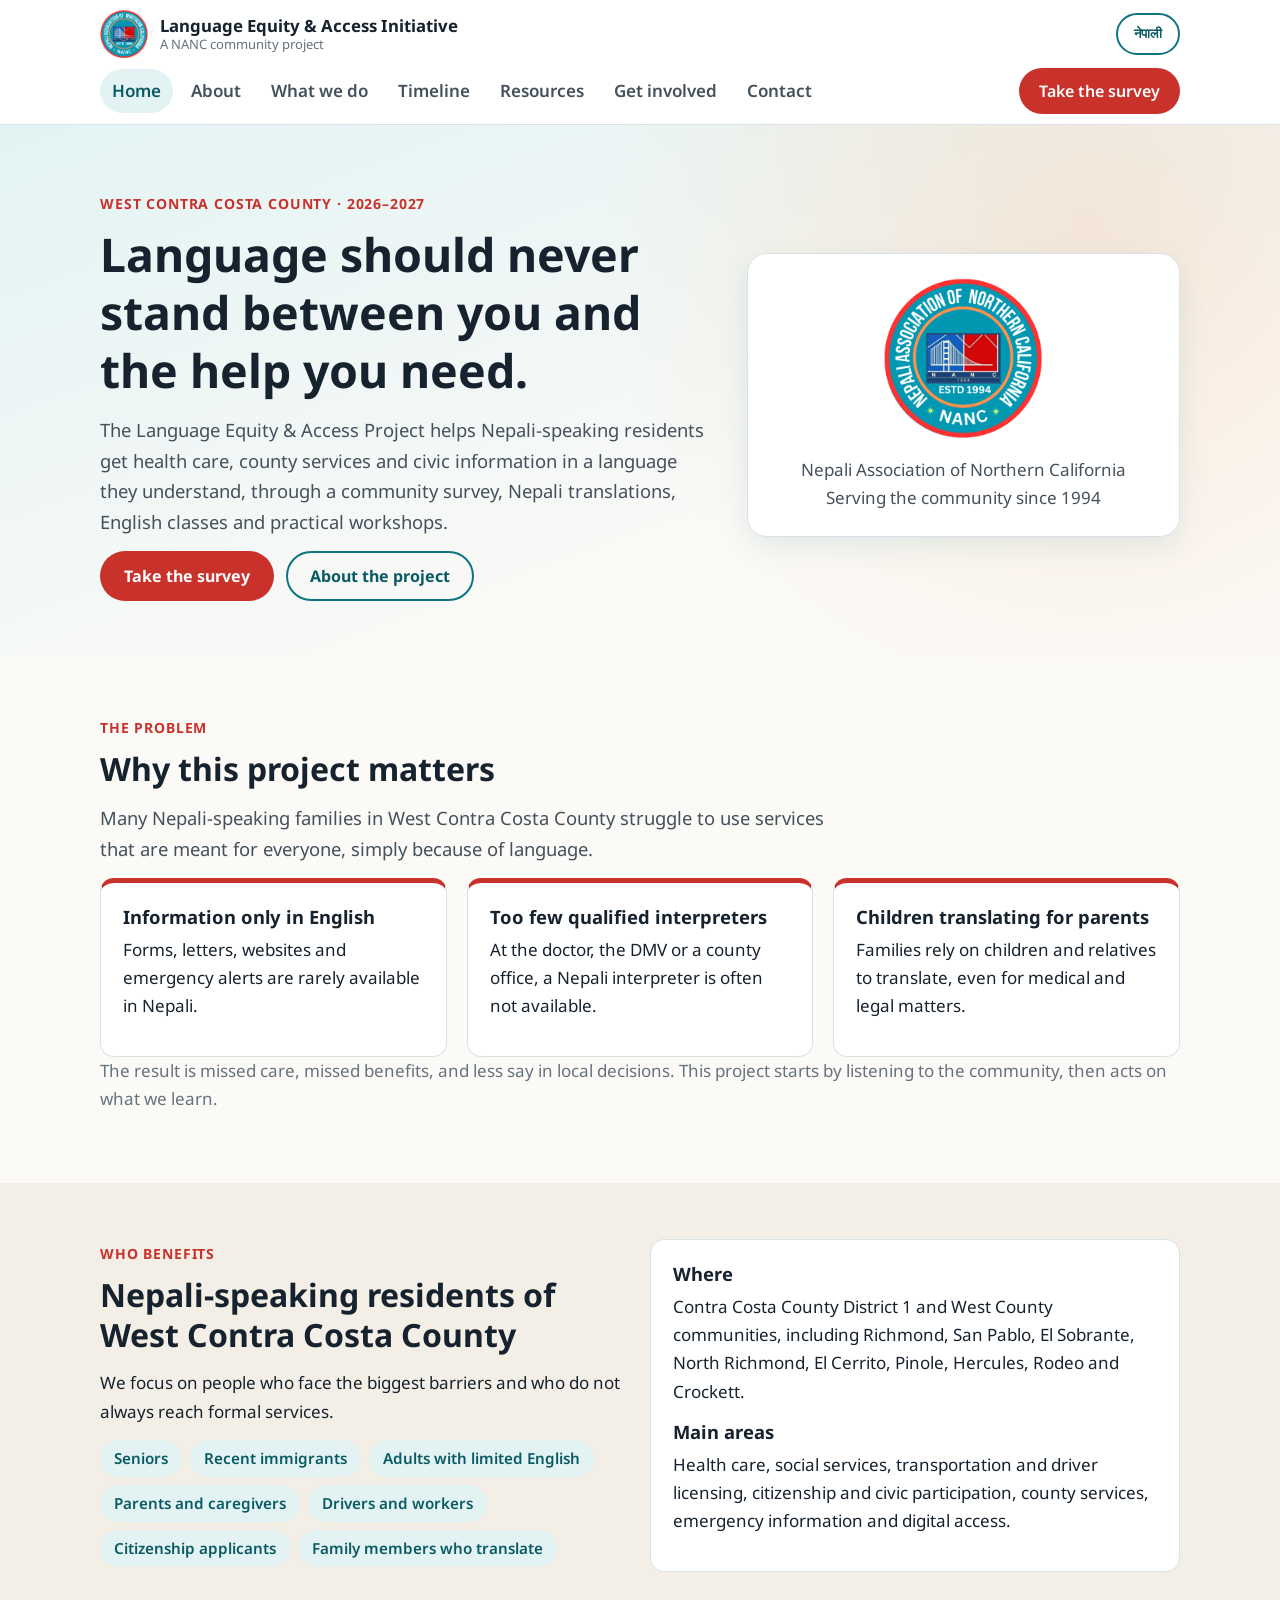
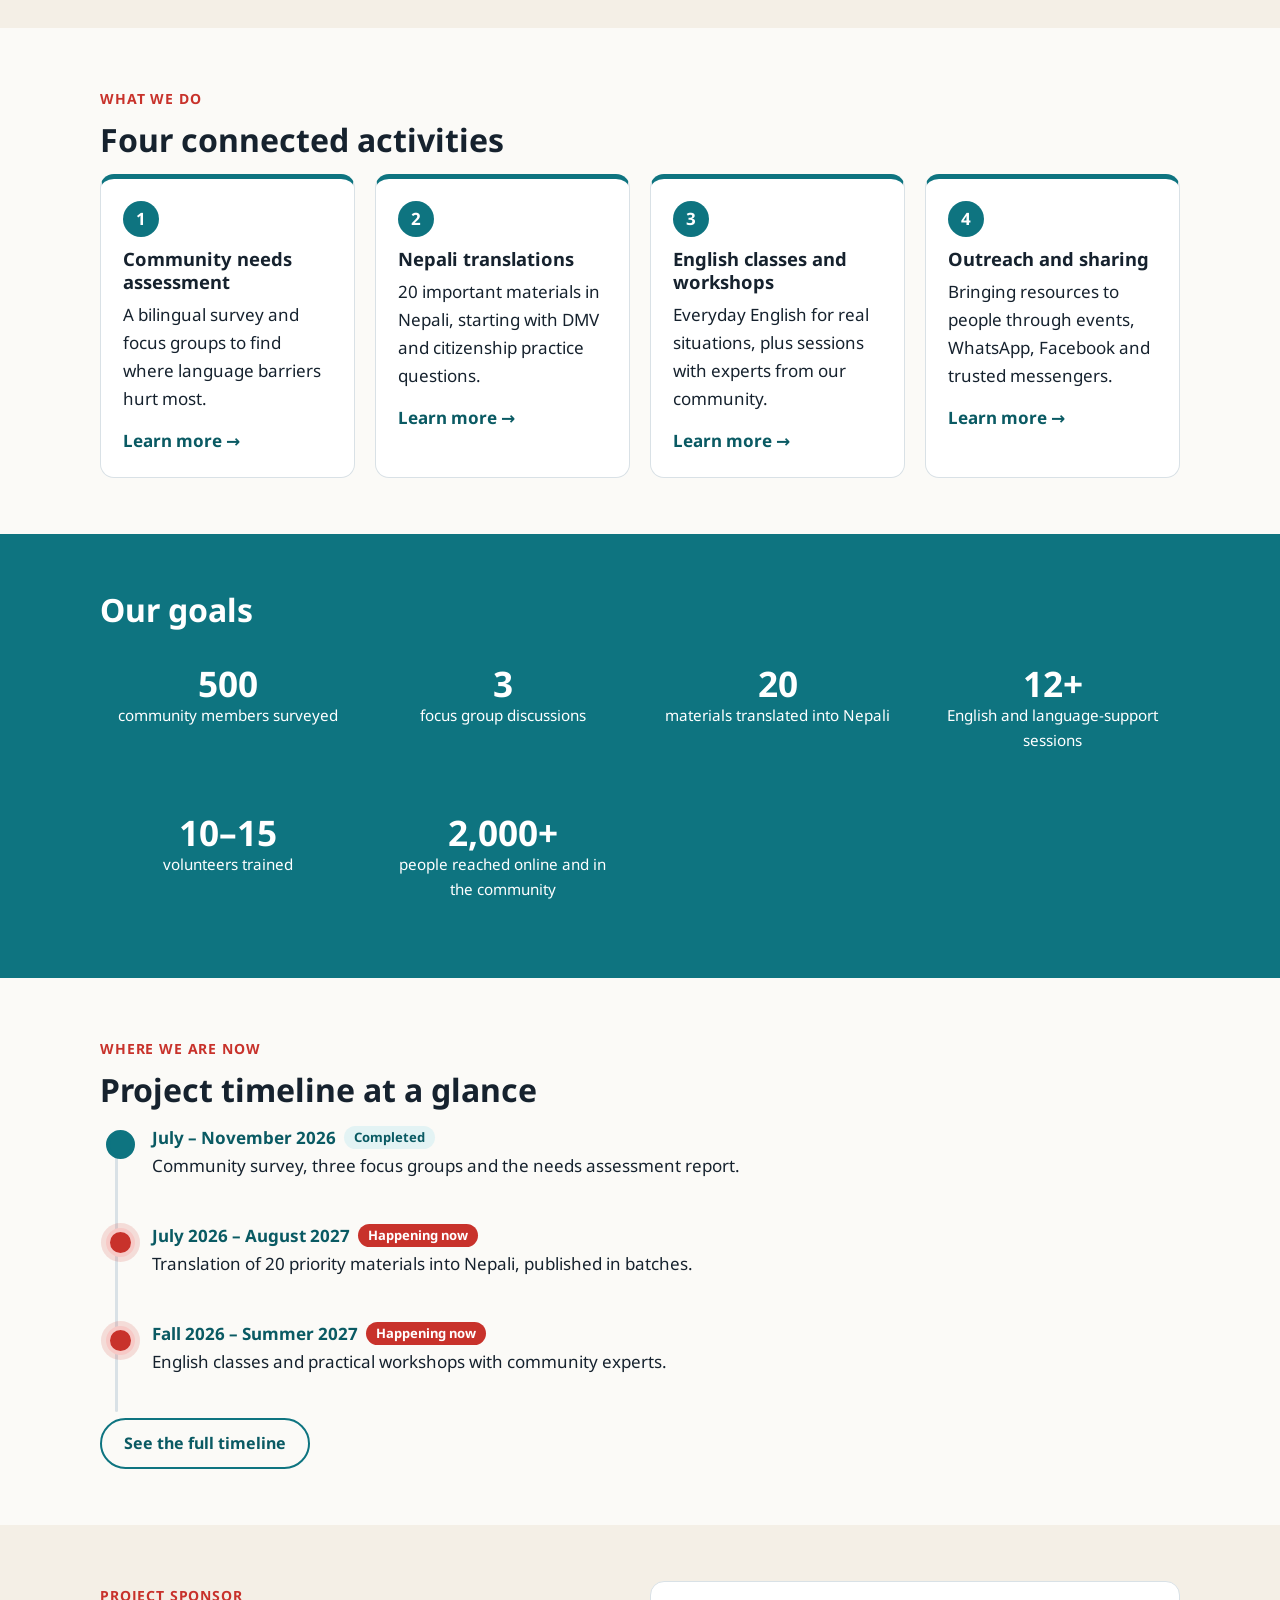
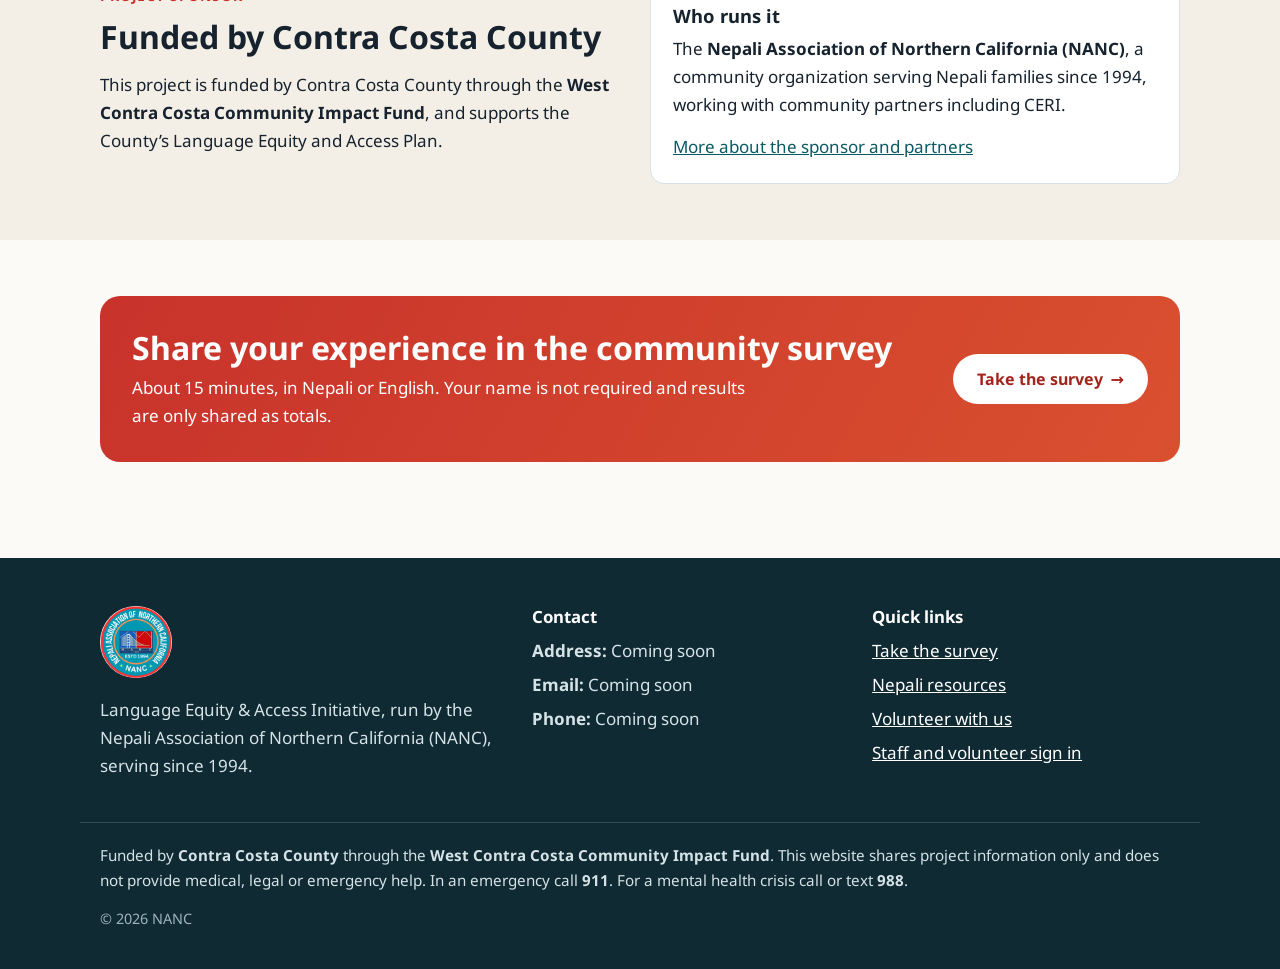
<file: app/index.html>
<!doctype html>
<html lang="en" data-lang="en">
<head>
  <meta charset="utf-8">
  <meta name="viewport" content="width=device-width, initial-scale=1">
  <title>Home · NANC Language Equity &amp; Access</title>
  <meta name="title-en" content="Home · NANC Language Equity &amp; Access">
  <meta name="title-ne" content="गृहपृष्ठ · NANC भाषिक समानता तथा पहुँच">
  <meta name="description" content="Language Equity & Access Project: helping Nepali-speaking residents of West Contra Costa County access services in their language.">
  <meta name="theme-color" content="#0e7480">
  <link rel="icon" href="NANC_Logo.png">
  <link rel="preconnect" href="https://fonts.googleapis.com">
  <link rel="preconnect" href="https://fonts.gstatic.com" crossorigin>
  <link href="https://fonts.googleapis.com/css2?family=Noto+Sans+Devanagari:wght@400;600;700&family=Noto+Sans:wght@400;600;700&display=swap" rel="stylesheet">
  <link rel="stylesheet" href="site.css">
</head>
<body>
  <header id="site-header">
    <noscript><nav class="site-nav"><ul><li><a href="index.html">Home</a></li><li><a href="about.html">About</a></li><li><a href="activities.html">What we do</a></li><li><a href="timeline.html">Timeline</a></li><li><a href="resources.html">Resources</a></li><li><a href="get-involved.html">Get involved</a></li><li><a href="contact.html">Contact</a></li><li><a href="survey.html">Take the survey</a></li></ul></nav></noscript>
  </header>
  <main id="main">
    <section class="hero"><div class="wrap hero-grid">
      <div>
        <span class="eyebrow"><span lang="en">West Contra Costa County · 2026–2027</span><span lang="ne">पश्चिम कन्ट्रा कोस्टा काउन्टी · २०२६–२०२७</span></span>
        <h1><span lang="en">Language should never stand between you and the help you need.</span><span lang="ne">भाषा तपाईं र तपाईंलाई चाहिने सहयोगबीच कहिल्यै बाधा बन्नु हुँदैन।</span></h1>
        <p lang="en" class="lead">The Language Equity &amp; Access Project helps Nepali-speaking residents get health care, county services and civic information in a language they understand, through a community survey, Nepali translations, English classes and practical workshops.</p><p lang="ne" class="lead">भाषिक समानता तथा पहुँच परियोजनाले नेपाली भाषी बासिन्दाहरूलाई आफूले बुझ्ने भाषामा स्वास्थ्य सेवा, काउन्टी सेवा र नागरिक जानकारी पाउन सहयोग गर्छ: सामुदायिक सर्वेक्षण, नेपाली अनुवाद, अंग्रेजी कक्षा र व्यावहारिक कार्यशालामार्फत।</p>
        <div class="btn-row">
          <a class="btn btn-accent" href="survey.html"><span lang="en">Take the survey</span><span lang="ne">सर्वेक्षणमा भाग लिनुहोस्</span></a>
          <a class="btn btn-ghost" href="about.html"><span lang="en">About the project</span><span lang="ne">परियोजनाबारे जान्नुहोस्</span></a>
        </div>
      </div>
      <div class="hero-card">
        <img src="NANC_Logo.png" alt="Nepali Association of Northern California logo" width="160" height="160">
        <p lang="en">Nepali Association of Northern California<br>Serving the community since 1994</p><p lang="ne">नेपाली एसोसिएसन अफ नर्दर्न क्यालिफोर्निया<br>सन् १९९४ देखि समुदायको सेवामा</p>
      </div>
    </div></section>

    <section class="section"><div class="wrap">
      <span class="eyebrow"><span lang="en">The problem</span><span lang="ne">समस्या</span></span>
      <h2><span lang="en">Why this project matters</span><span lang="ne">यो परियोजना किन आवश्यक छ</span></h2>
      <p lang="en" class="lead">Many Nepali-speaking families in West Contra Costa County struggle to use services that are meant for everyone, simply because of language.</p><p lang="ne" class="lead">पश्चिम कन्ट्रा कोस्टा काउन्टीका धेरै नेपाली भाषी परिवारहरूले सबैका लागि बनाइएका सेवा पनि भाषाकै कारण प्रयोग गर्न कठिनाइ भोगिरहेका छन्।</p>
      <div class="grid grid-3">
        <div class="card accent"><h3><span lang="en">Information only in English</span><span lang="ne">जानकारी अंग्रेजीमा मात्र</span></h3>
          <p lang="en">Forms, letters, websites and emergency alerts are rarely available in Nepali.</p><p lang="ne">फाराम, पत्र, वेबसाइट र आपत्कालीन सूचना विरलै नेपालीमा उपलब्ध हुन्छन्।</p></div>
        <div class="card accent"><h3><span lang="en">Too few qualified interpreters</span><span lang="ne">योग्य दोभाषेको कमी</span></h3>
          <p lang="en">At the doctor, the DMV or a county office, a Nepali interpreter is often not available.</p><p lang="ne">डाक्टरकहाँ, DMV मा वा काउन्टी कार्यालयमा प्रायः नेपाली दोभाषे उपलब्ध हुँदैनन्।</p></div>
        <div class="card accent"><h3><span lang="en">Children translating for parents</span><span lang="ne">अभिभावकका लागि बालबालिकाले अनुवाद</span></h3>
          <p lang="en">Families rely on children and relatives to translate, even for medical and legal matters.</p><p lang="ne">स्वास्थ्य र कानुनी विषयमा समेत परिवारहरू अनुवादका लागि बालबालिका र आफन्तमा भर पर्छन्।</p></div>
      </div>
      <p lang="en" class="muted">The result is missed care, missed benefits, and less say in local decisions. This project starts by listening to the community, then acts on what we learn.</p><p lang="ne" class="muted">यसको परिणाम: उपचार छुट्छ, सुविधा पाइँदैन, र स्थानीय निर्णयमा समुदायको आवाज कम हुन्छ। यो परियोजना पहिले समुदायको कुरा सुन्छ, अनि त्यसैका आधारमा काम गर्छ।</p>
    </div></section>

    <section class="section alt"><div class="wrap grid grid-2">
      <div>
        <span class="eyebrow"><span lang="en">Who benefits</span><span lang="ne">लाभान्वित समुदाय</span></span>
        <h2><span lang="en">Nepali-speaking residents of West Contra Costa County</span><span lang="ne">पश्चिम कन्ट्रा कोस्टा काउन्टीका नेपाली भाषी बासिन्दा</span></h2>
        <p lang="en">We focus on people who face the biggest barriers and who do not always reach formal services.</p><p lang="ne">हामी सबैभन्दा बढी बाधा भोग्ने र औपचारिक सेवासम्म सधैँ नपुग्ने व्यक्तिहरूमा केन्द्रित छौँ।</p>
        <ul class="tags">
          <li><span lang="en">Seniors</span><span lang="ne">ज्येष्ठ नागरिक</span></li><li><span lang="en">Recent immigrants</span><span lang="ne">भर्खरै आएका आप्रवासी</span></li>
          <li><span lang="en">Adults with limited English</span><span lang="ne">अंग्रेजी कम बोल्ने वयस्क</span></li><li><span lang="en">Parents and caregivers</span><span lang="ne">अभिभावक तथा हेरचाहकर्ता</span></li>
          <li><span lang="en">Drivers and workers</span><span lang="ne">सवारी चालक तथा कामदार</span></li><li><span lang="en">Citizenship applicants</span><span lang="ne">नागरिकताका आवेदक</span></li>
          <li><span lang="en">Family members who translate</span><span lang="ne">अनुवाद गर्ने परिवारका सदस्य</span></li>
        </ul>
      </div>
      <div class="card">
        <h3><span lang="en">Where</span><span lang="ne">कहाँ</span></h3>
        <p lang="en">Contra Costa County District 1 and West County communities, including Richmond, San Pablo, El Sobrante, North Richmond, El Cerrito, Pinole, Hercules, Rodeo and Crockett.</p><p lang="ne">कन्ट्रा कोस्टा काउन्टी जिल्ला १ र पश्चिम काउन्टीका समुदायहरू: रिचमन्ड, सान पाब्लो, एल सोब्रान्टे, नर्थ रिचमन्ड, एल सेरिटो, पिनोल, हर्क्युलिस, रोडियो र क्रोकेट लगायत।</p>
        <h3><span lang="en">Main areas</span><span lang="ne">मुख्य क्षेत्र</span></h3>
        <p lang="en">Health care, social services, transportation and driver licensing, citizenship and civic participation, county services, emergency information and digital access.</p><p lang="ne">स्वास्थ्य सेवा, सामाजिक सेवा, यातायात र सवारी चालक अनुमतिपत्र, नागरिकता र नागरिक सहभागिता, काउन्टी सेवा, आपत्कालीन जानकारी र डिजिटल पहुँच।</p>
      </div>
    </div></section>

    <section class="section"><div class="wrap">
      <span class="eyebrow"><span lang="en">What we do</span><span lang="ne">हाम्रा गतिविधि</span></span>
      <h2><span lang="en">Four connected activities</span><span lang="ne">चार आपसमा जोडिएका गतिविधि</span></h2>
      <div class="grid grid-4">
        <a class="card link-card teal-top" href="activities.html#assessment"><span class="num">1</span><h3><span lang="en">Community needs assessment</span><span lang="ne">सामुदायिक आवश्यकता मूल्याङ्कन</span></h3>
          <p lang="en">A bilingual survey and focus groups to find where language barriers hurt most.</p><p lang="ne">भाषाको बाधा सबैभन्दा बढी कहाँ छ भनी पत्ता लगाउन दुई भाषाको सर्वेक्षण र केन्द्रित समूह छलफल।</p><span class="more"><span lang="en">Learn more →</span><span lang="ne">थप जान्नुहोस् →</span></span></a>
        <a class="card link-card teal-top" href="activities.html#translation"><span class="num">2</span><h3><span lang="en">Nepali translations</span><span lang="ne">नेपाली अनुवाद</span></h3>
          <p lang="en">20 important materials in Nepali, starting with DMV and citizenship practice questions.</p><p lang="ne">२० महत्त्वपूर्ण सामग्री नेपालीमा, DMV र नागरिकता परीक्षाका अभ्यास प्रश्नबाट सुरु गरेर।</p><span class="more"><span lang="en">Learn more →</span><span lang="ne">थप जान्नुहोस् →</span></span></a>
        <a class="card link-card teal-top" href="activities.html#training"><span class="num">3</span><h3><span lang="en">English classes and workshops</span><span lang="ne">अंग्रेजी कक्षा र कार्यशाला</span></h3>
          <p lang="en">Everyday English for real situations, plus sessions with experts from our community.</p><p lang="ne">वास्तविक परिस्थितिका लागि दैनिक अंग्रेजी, साथै समुदायका विज्ञहरूसँग सत्र।</p><span class="more"><span lang="en">Learn more →</span><span lang="ne">थप जान्नुहोस् →</span></span></a>
        <a class="card link-card teal-top" href="activities.html#outreach"><span class="num">4</span><h3><span lang="en">Outreach and sharing</span><span lang="ne">जनसम्पर्क र प्रचार</span></h3>
          <p lang="en">Bringing resources to people through events, WhatsApp, Facebook and trusted messengers.</p><p lang="ne">कार्यक्रम, WhatsApp, Facebook र विश्वासिला सन्देशवाहकमार्फत स्रोत सामग्री समुदायसम्म पुर्‍याउने।</p><span class="more"><span lang="en">Learn more →</span><span lang="ne">थप जान्नुहोस् →</span></span></a>
      </div>
    </div></section>

    <section class="section teal"><div class="wrap">
      <h2><span lang="en">Our goals</span><span lang="ne">हाम्रा लक्ष्य</span></h2>
      <div class="grid grid-3">
        <div class="stat"><strong><span lang="en">500</span><span lang="ne">५००</span></strong><span><span lang="en">community members surveyed</span><span lang="ne">समुदायका सदस्यसँग सर्वेक्षण</span></span></div>
        <div class="stat"><strong><span lang="en">3</span><span lang="ne">३</span></strong><span><span lang="en">focus group discussions</span><span lang="ne">केन्द्रित समूह छलफल</span></span></div>
        <div class="stat"><strong><span lang="en">20</span><span lang="ne">२०</span></strong><span><span lang="en">materials translated into Nepali</span><span lang="ne">सामग्री नेपालीमा अनुवाद</span></span></div>
        <div class="stat"><strong><span lang="en">12+</span><span lang="ne">१२+</span></strong><span><span lang="en">English and language-support sessions</span><span lang="ne">अंग्रेजी तथा भाषा सहयोग सत्र</span></span></div>
        <div class="stat"><strong><span lang="en">10–15</span><span lang="ne">१०–१५</span></strong><span><span lang="en">volunteers trained</span><span lang="ne">स्वयंसेवक प्रशिक्षित</span></span></div>
        <div class="stat"><strong><span lang="en">2,000+</span><span lang="ne">२,०००+</span></strong><span><span lang="en">people reached online and in the community</span><span lang="ne">अनलाइन र समुदायमा पुगेका मानिस</span></span></div>
      </div>
    </div></section>

    <section class="section"><div class="wrap">
      <span class="eyebrow"><span lang="en">Where we are now</span><span lang="ne">अहिले हामी कहाँ छौँ</span></span>
      <h2><span lang="en">Project timeline at a glance</span><span lang="ne">परियोजना समयरेखा संक्षेपमा</span></h2>
      <ol class="timeline">
        <li data-start="2026-07-01" data-end="2026-11-30"><span class="when"><span lang="en">July – November 2026</span><span lang="ne">जुलाई – नोभेम्बर २०२६</span></span><span class="status"></span>
          <p lang="en">Community survey, three focus groups and the needs assessment report.</p><p lang="ne">सामुदायिक सर्वेक्षण, तीन केन्द्रित समूह छलफल र आवश्यकता मूल्याङ्कन प्रतिवेदन।</p></li>
        <li data-start="2026-07-01" data-end="2027-08-31"><span class="when"><span lang="en">July 2026 – August 2027</span><span lang="ne">जुलाई २०२६ – अगस्ट २०२७</span></span><span class="status"></span>
          <p lang="en">Translation of 20 priority materials into Nepali, published in batches.</p><p lang="ne">२० प्राथमिक सामग्रीको नेपाली अनुवाद, चरणबद्ध रूपमा प्रकाशन।</p></li>
        <li data-start="2026-09-01" data-end="2027-06-30"><span class="when"><span lang="en">Fall 2026 – Summer 2027</span><span lang="ne">शरद २०२६ – ग्रीष्म २०२७</span></span><span class="status"></span>
          <p lang="en">English classes and practical workshops with community experts.</p><p lang="ne">अंग्रेजी कक्षा र समुदायका विज्ञहरूसँग व्यावहारिक कार्यशाला।</p></li>
      </ol>
      <a class="btn btn-ghost" href="timeline.html"><span lang="en">See the full timeline</span><span lang="ne">पूरा समयरेखा हेर्नुहोस्</span></a>
    </div></section>

    <section class="section alt"><div class="wrap grid grid-2">
      <div>
        <span class="eyebrow"><span lang="en">Project sponsor</span><span lang="ne">परियोजना प्रायोजक</span></span>
        <h2><span lang="en">Funded by Contra Costa County</span><span lang="ne">कन्ट्रा कोस्टा काउन्टीको आर्थिक सहयोग</span></h2>
        <p lang="en">This project is funded by Contra Costa County through the <strong>West Contra Costa Community Impact Fund</strong>, and supports the County’s Language Equity and Access Plan.</p><p lang="ne">यो परियोजनालाई कन्ट्रा कोस्टा काउन्टीले <strong>पश्चिम कन्ट्रा कोस्टा सामुदायिक प्रभाव कोष</strong> (West Contra Costa Community Impact Fund) मार्फत आर्थिक सहयोग गरेको छ, र यसले काउन्टीको भाषिक समानता तथा पहुँच योजनालाई सघाउँछ।</p>
      </div>
      <div class="card">
        <h3><span lang="en">Who runs it</span><span lang="ne">कसले सञ्चालन गर्छ</span></h3>
        <p lang="en">The <strong>Nepali Association of Northern California (NANC)</strong>, a community organization serving Nepali families since 1994, working with community partners including CERI.</p><p lang="ne">सन् १९९४ देखि नेपाली परिवारहरूको सेवा गर्दै आएको सामुदायिक संस्था <strong>नेपाली एसोसिएसन अफ नर्दर्न क्यालिफोर्निया (NANC)</strong>, CERI लगायत सामुदायिक साझेदारहरूसँग मिलेर।</p>
        <a href="about.html#sponsor"><span lang="en">More about the sponsor and partners</span><span lang="ne">प्रायोजक र साझेदारबारे थप</span></a>
      </div>
    </div></section>

    <section class="section"><div class="wrap">
      <div class="cta-band">
        <div>
          <h2><span lang="en">Share your experience in the community survey</span><span lang="ne">सामुदायिक सर्वेक्षणमा आफ्नो अनुभव बताउनुहोस्</span></h2>
          <p lang="en">About 15 minutes, in Nepali or English. Your name is not required and results are only shared as totals.</p><p lang="ne">करिब १५ मिनेट, नेपाली वा अंग्रेजीमा। नाम दिनु अनिवार्य छैन र नतिजा समग्र रूपमा मात्र प्रस्तुत गरिन्छ।</p>
        </div>
        <a class="btn" href="survey.html"><span lang="en">Take the survey</span><span lang="ne">सर्वेक्षणमा भाग लिनुहोस्</span> →</a>
      </div>
    </div></section>
  </main>
  <footer id="site-footer"></footer>
  <script src="site.js"></script>
</body>
</html>
</file>
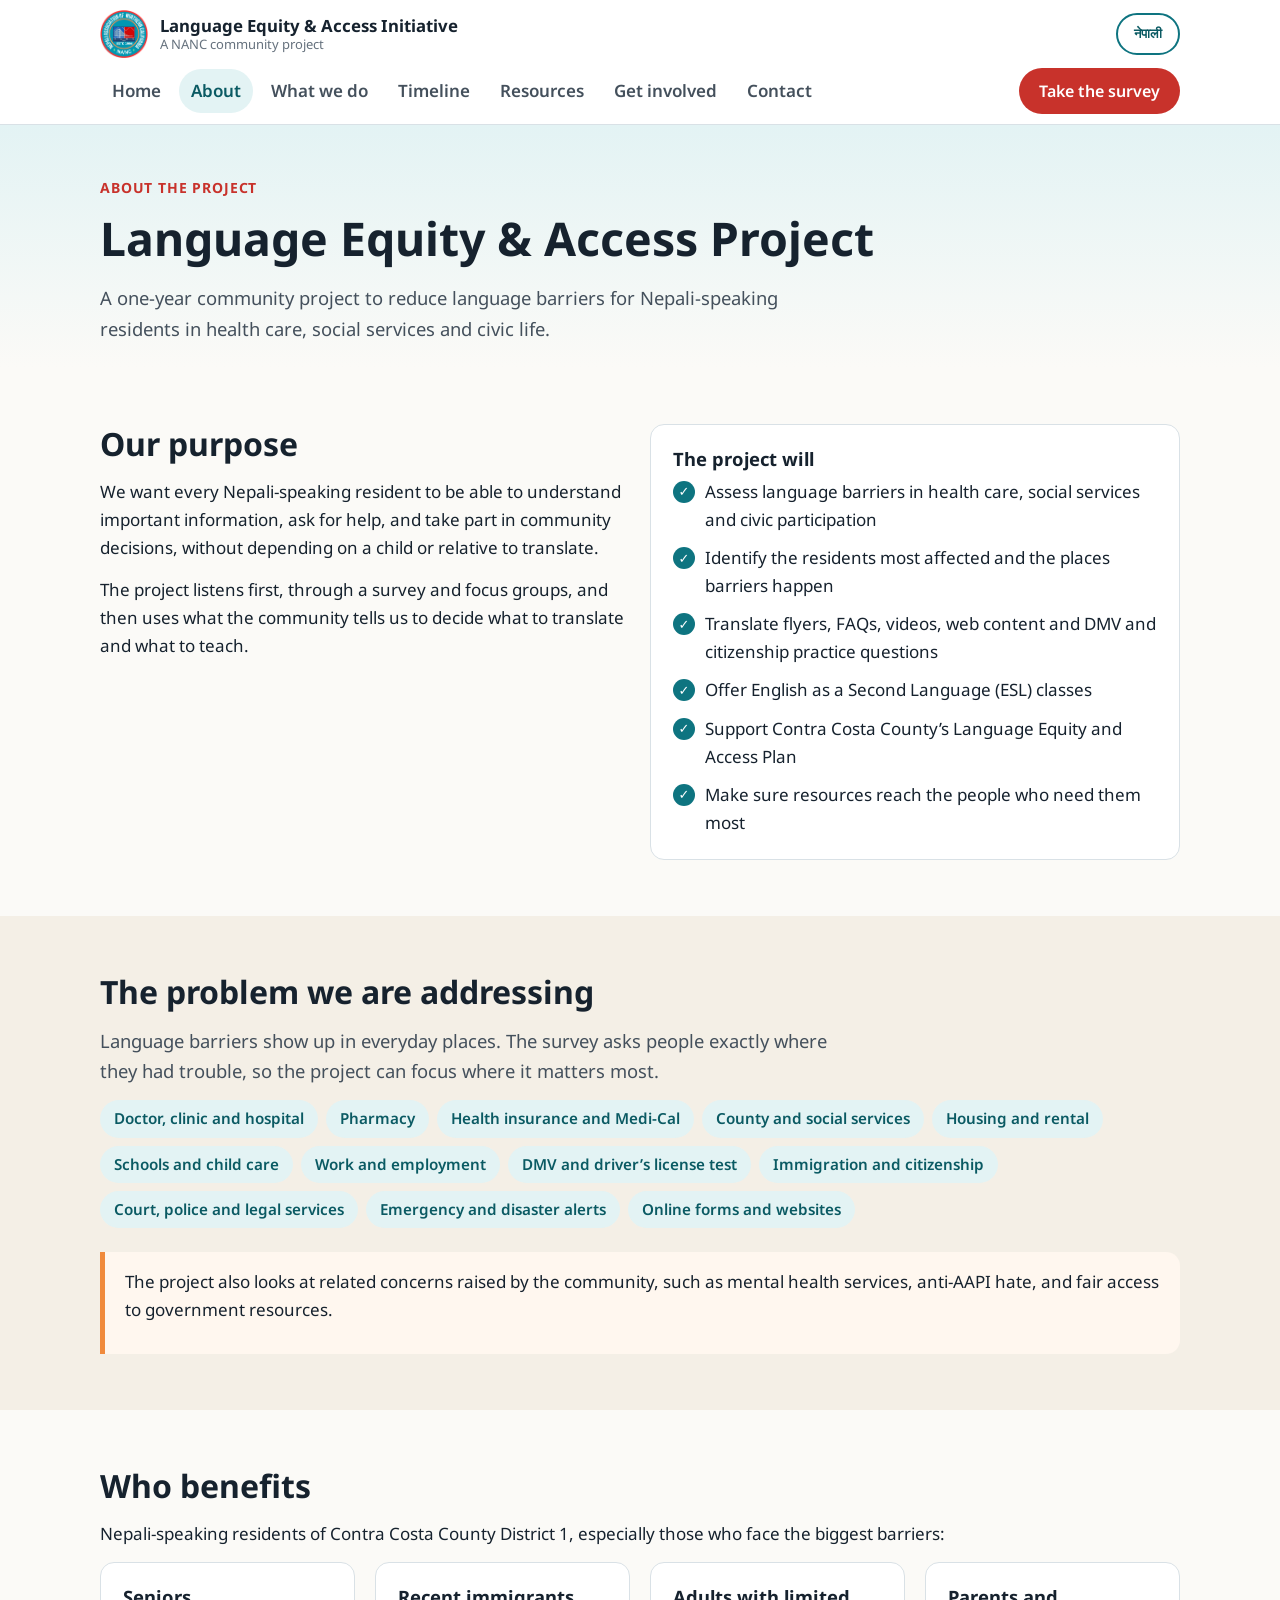
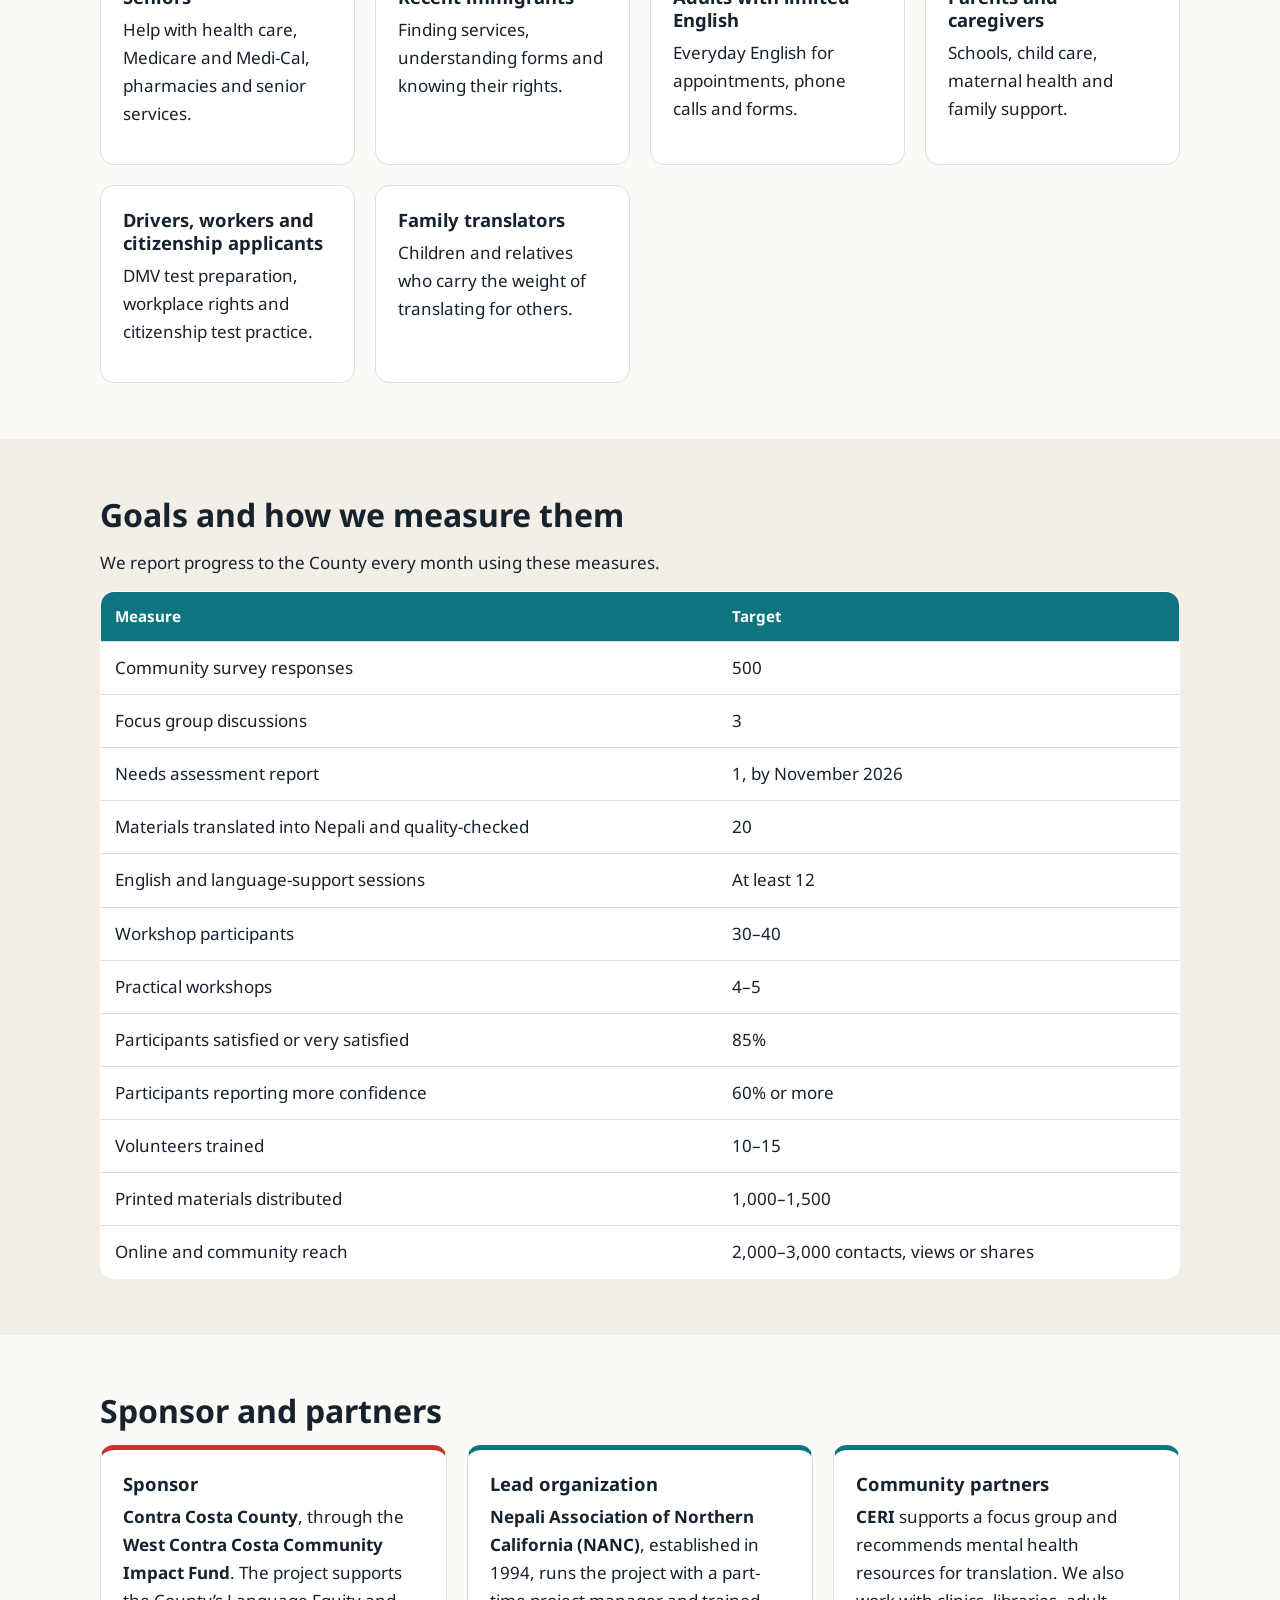
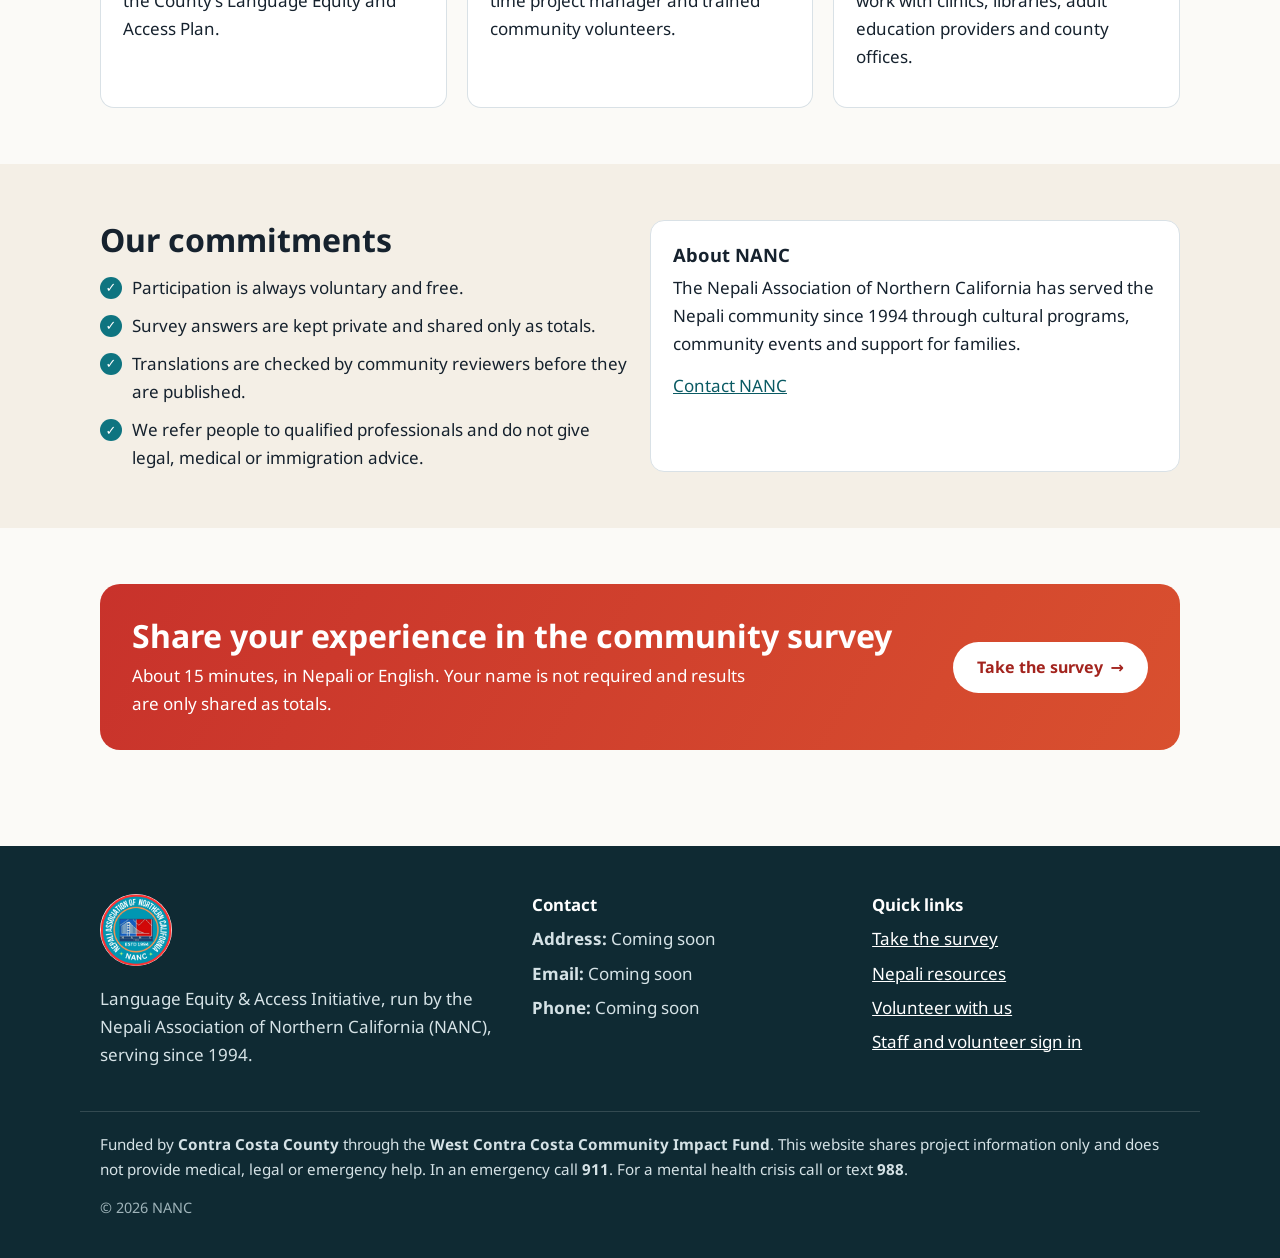
<file: app/about.html>
<!doctype html>
<html lang="en" data-lang="en">
<head>
  <meta charset="utf-8">
  <meta name="viewport" content="width=device-width, initial-scale=1">
  <title>About the project · NANC Language Equity &amp; Access</title>
  <meta name="title-en" content="About the project · NANC Language Equity &amp; Access">
  <meta name="title-ne" content="परियोजनाबारे · NANC भाषिक समानता तथा पहुँच">
  <meta name="description" content="Purpose, problem, community, goals and sponsor of the NANC Language Equity & Access Project.">
  <meta name="theme-color" content="#0e7480">
  <link rel="icon" href="NANC_Logo.png">
  <link rel="preconnect" href="https://fonts.googleapis.com">
  <link rel="preconnect" href="https://fonts.gstatic.com" crossorigin>
  <link href="https://fonts.googleapis.com/css2?family=Noto+Sans+Devanagari:wght@400;600;700&family=Noto+Sans:wght@400;600;700&display=swap" rel="stylesheet">
  <link rel="stylesheet" href="site.css">
</head>
<body>
  <header id="site-header">
    <noscript><nav class="site-nav"><ul><li><a href="index.html">Home</a></li><li><a href="about.html">About</a></li><li><a href="activities.html">What we do</a></li><li><a href="timeline.html">Timeline</a></li><li><a href="resources.html">Resources</a></li><li><a href="get-involved.html">Get involved</a></li><li><a href="contact.html">Contact</a></li><li><a href="survey.html">Take the survey</a></li></ul></nav></noscript>
  </header>
  <main id="main">
    <section class="page-head"><div class="wrap">
      <span class="eyebrow"><span lang="en">About the project</span><span lang="ne">परियोजनाबारे</span></span>
      <h1><span lang="en">Language Equity &amp; Access Project</span><span lang="ne">भाषिक समानता तथा पहुँच परियोजना</span></h1>
      <p lang="en" class="lead">A one-year community project to reduce language barriers for Nepali-speaking residents in health care, social services and civic life.</p><p lang="ne" class="lead">स्वास्थ्य सेवा, सामाजिक सेवा र नागरिक जीवनमा नेपाली भाषी बासिन्दाहरूले भोग्ने भाषिक बाधा घटाउने एक वर्षे सामुदायिक परियोजना।</p>
    </div></section>
    <section class="section"><div class="wrap grid grid-2">
      <div>
        <h2><span lang="en">Our purpose</span><span lang="ne">हाम्रो उद्देश्य</span></h2>
        <p lang="en">We want every Nepali-speaking resident to be able to understand important information, ask for help, and take part in community decisions, without depending on a child or relative to translate.</p><p lang="ne">हामी चाहन्छौँ कि हरेक नेपाली भाषी बासिन्दाले बालबालिका वा आफन्तमा अनुवादका लागि भर नपरी महत्त्वपूर्ण जानकारी बुझ्न, सहयोग माग्न र सामुदायिक निर्णयमा सहभागी हुन सकून्।</p>
        <p lang="en">The project listens first, through a survey and focus groups, and then uses what the community tells us to decide what to translate and what to teach.</p><p lang="ne">परियोजनाले पहिले सर्वेक्षण र केन्द्रित समूह छलफलमार्फत समुदायको कुरा सुन्छ, अनि के अनुवाद गर्ने र के सिकाउने भन्ने निर्णय समुदायले भनेअनुसार गर्छ।</p>
      </div>
      <div class="card">
        <h3><span lang="en">The project will</span><span lang="ne">परियोजनाले</span></h3>
        <ul class="checklist">
          <li><span lang="en">Assess language barriers in health care, social services and civic participation</span><span lang="ne">स्वास्थ्य सेवा, सामाजिक सेवा र नागरिक सहभागितामा भाषिक बाधाको मूल्याङ्कन गर्नेछ</span></li>
          <li><span lang="en">Identify the residents most affected and the places barriers happen</span><span lang="ne">सबैभन्दा प्रभावित बासिन्दा र बाधा हुने स्थान पहिचान गर्नेछ</span></li>
          <li><span lang="en">Translate flyers, FAQs, videos, web content and DMV and citizenship practice questions</span><span lang="ne">पर्चा, बारम्बार सोधिने प्रश्न, भिडियो, वेब सामग्री र DMV तथा नागरिकता अभ्यास प्रश्न अनुवाद गर्नेछ</span></li>
          <li><span lang="en">Offer English as a Second Language (ESL) classes</span><span lang="ne">दोस्रो भाषाका रूपमा अंग्रेजी (ESL) कक्षा सञ्चालन गर्नेछ</span></li>
          <li><span lang="en">Support Contra Costa County’s Language Equity and Access Plan</span><span lang="ne">कन्ट्रा कोस्टा काउन्टीको भाषिक समानता तथा पहुँच योजनालाई सघाउनेछ</span></li>
          <li><span lang="en">Make sure resources reach the people who need them most</span><span lang="ne">स्रोत सामग्री सबैभन्दा आवश्यक पर्नेहरूसम्म पुर्‍याउनेछ</span></li>
        </ul>
      </div>
    </div></section>

    <section class="section alt"><div class="wrap">
      <h2><span lang="en">The problem we are addressing</span><span lang="ne">हामीले सम्बोधन गर्न खोजेको समस्या</span></h2>
      <p lang="en" class="lead">Language barriers show up in everyday places. The survey asks people exactly where they had trouble, so the project can focus where it matters most.</p><p lang="ne" class="lead">भाषिक बाधा दैनिक जीवनका ठाउँहरूमा देखिन्छ। सर्वेक्षणले मानिसहरूलाई ठ्याक्कै कहाँ कठिनाइ भयो भनेर सोध्छ, ताकि परियोजनाले सबैभन्दा आवश्यक ठाउँमा ध्यान दिन सकोस्।</p>
      <ul class="tags">
        <li><span lang="en">Doctor, clinic and hospital</span><span lang="ne">डाक्टर, क्लिनिक र अस्पताल</span></li><li><span lang="en">Pharmacy</span><span lang="ne">औषधि पसल</span></li>
        <li><span lang="en">Health insurance and Medi-Cal</span><span lang="ne">स्वास्थ्य बीमा र Medi-Cal</span></li><li><span lang="en">County and social services</span><span lang="ne">काउन्टी तथा सामाजिक सेवा</span></li>
        <li><span lang="en">Housing and rental</span><span lang="ne">आवास र भाडा</span></li><li><span lang="en">Schools and child care</span><span lang="ne">विद्यालय र बाल हेरचाह</span></li>
        <li><span lang="en">Work and employment</span><span lang="ne">काम र रोजगारी</span></li><li><span lang="en">DMV and driver’s license test</span><span lang="ne">DMV र सवारी चालक अनुमतिपत्र परीक्षा</span></li>
        <li><span lang="en">Immigration and citizenship</span><span lang="ne">आप्रवासन र नागरिकता</span></li><li><span lang="en">Court, police and legal services</span><span lang="ne">अदालत, प्रहरी र कानुनी सेवा</span></li>
        <li><span lang="en">Emergency and disaster alerts</span><span lang="ne">आपत्कालीन र विपद् सूचना</span></li><li><span lang="en">Online forms and websites</span><span lang="ne">अनलाइन फाराम र वेबसाइट</span></li>
      </ul>
      <div class="callout" style="margin-top:24px">
        <p lang="en">The project also looks at related concerns raised by the community, such as mental health services, anti-AAPI hate, and fair access to government resources.</p><p lang="ne">परियोजनाले समुदायले उठाएका सम्बन्धित विषयहरू, जस्तै मानसिक स्वास्थ्य सेवा, एसियाली अमेरिकी तथा प्रशान्त टापुवासी (AAPI) विरुद्धको घृणा, र सरकारी स्रोतमा समान पहुँच पनि हेर्छ।</p>
      </div>
    </div></section>

    <section class="section"><div class="wrap">
      <h2><span lang="en">Who benefits</span><span lang="ne">लाभान्वित समुदाय</span></h2>
      <p lang="en">Nepali-speaking residents of Contra Costa County District 1, especially those who face the biggest barriers:</p><p lang="ne">कन्ट्रा कोस्टा काउन्टी जिल्ला १ का नेपाली भाषी बासिन्दाहरू, विशेष गरी सबैभन्दा बढी बाधा भोग्नेहरू:</p>
      <div class="grid grid-3">
        <div class="card"><h3><span lang="en">Seniors</span><span lang="ne">ज्येष्ठ नागरिक</span></h3><p lang="en">Help with health care, Medicare and Medi-Cal, pharmacies and senior services.</p><p lang="ne">स्वास्थ्य सेवा, Medicare र Medi-Cal, औषधि पसल र ज्येष्ठ नागरिक सेवामा सहयोग।</p></div>
        <div class="card"><h3><span lang="en">Recent immigrants</span><span lang="ne">भर्खरै आएका आप्रवासी</span></h3><p lang="en">Finding services, understanding forms and knowing their rights.</p><p lang="ne">सेवा खोज्न, फाराम बुझ्न र आफ्ना अधिकार जान्न।</p></div>
        <div class="card"><h3><span lang="en">Adults with limited English</span><span lang="ne">अंग्रेजी कम बोल्ने वयस्क</span></h3><p lang="en">Everyday English for appointments, phone calls and forms.</p><p lang="ne">अपोइन्टमेन्ट, फोन कल र फारामका लागि दैनिक अंग्रेजी।</p></div>
        <div class="card"><h3><span lang="en">Parents and caregivers</span><span lang="ne">अभिभावक तथा हेरचाहकर्ता</span></h3><p lang="en">Schools, child care, maternal health and family support.</p><p lang="ne">विद्यालय, बाल हेरचाह, मातृ स्वास्थ्य र पारिवारिक सहयोग।</p></div>
        <div class="card"><h3><span lang="en">Drivers, workers and citizenship applicants</span><span lang="ne">सवारी चालक, कामदार र नागरिकताका आवेदक</span></h3><p lang="en">DMV test preparation, workplace rights and citizenship test practice.</p><p lang="ne">DMV परीक्षा तयारी, कार्यस्थलका अधिकार र नागरिकता परीक्षा अभ्यास।</p></div>
        <div class="card"><h3><span lang="en">Family translators</span><span lang="ne">परिवारका अनुवादक</span></h3><p lang="en">Children and relatives who carry the weight of translating for others.</p><p lang="ne">अरूका लागि अनुवादको भार बोक्ने बालबालिका र आफन्त।</p></div>
      </div>
    </div></section>

    <section class="section alt"><div class="wrap">
      <h2><span lang="en">Goals and how we measure them</span><span lang="ne">लक्ष्य र मापन</span></h2>
      <p lang="en">We report progress to the County every month using these measures.</p><p lang="ne">हामी यी मापदण्ड प्रयोग गरेर हरेक महिना काउन्टीलाई प्रगति प्रतिवेदन दिन्छौँ।</p>
      <div class="table-wrap"><table class="data">
        <thead><tr><th><span lang="en">Measure</span><span lang="ne">मापदण्ड</span></th><th><span lang="en">Target</span><span lang="ne">लक्ष्य</span></th></tr></thead>
        <tbody>
          <tr><td><span lang="en">Community survey responses</span><span lang="ne">सामुदायिक सर्वेक्षण उत्तर</span></td><td><span lang="en">500</span><span lang="ne">५००</span></td></tr>
          <tr><td><span lang="en">Focus group discussions</span><span lang="ne">केन्द्रित समूह छलफल</span></td><td><span lang="en">3</span><span lang="ne">३</span></td></tr>
          <tr><td><span lang="en">Needs assessment report</span><span lang="ne">आवश्यकता मूल्याङ्कन प्रतिवेदन</span></td><td><span lang="en">1, by November 2026</span><span lang="ne">१, नोभेम्बर २०२६ सम्म</span></td></tr>
          <tr><td><span lang="en">Materials translated into Nepali and quality-checked</span><span lang="ne">नेपालीमा अनुवाद र गुणस्तर जाँच गरिएका सामग्री</span></td><td><span lang="en">20</span><span lang="ne">२०</span></td></tr>
          <tr><td><span lang="en">English and language-support sessions</span><span lang="ne">अंग्रेजी तथा भाषा सहयोग सत्र</span></td><td><span lang="en">At least 12</span><span lang="ne">कम्तीमा १२</span></td></tr>
          <tr><td><span lang="en">Workshop participants</span><span lang="ne">कार्यशाला सहभागी</span></td><td><span lang="en">30–40</span><span lang="ne">३०–४०</span></td></tr>
          <tr><td><span lang="en">Practical workshops</span><span lang="ne">व्यावहारिक कार्यशाला</span></td><td><span lang="en">4–5</span><span lang="ne">४–५</span></td></tr>
          <tr><td><span lang="en">Participants satisfied or very satisfied</span><span lang="ne">सन्तुष्ट वा धेरै सन्तुष्ट सहभागी</span></td><td><span lang="en">85%</span><span lang="ne">८५%</span></td></tr>
          <tr><td><span lang="en">Participants reporting more confidence</span><span lang="ne">आत्मविश्वास बढेको बताउने सहभागी</span></td><td><span lang="en">60% or more</span><span lang="ne">६०% वा बढी</span></td></tr>
          <tr><td><span lang="en">Volunteers trained</span><span lang="ne">प्रशिक्षित स्वयंसेवक</span></td><td><span lang="en">10–15</span><span lang="ne">१०–१५</span></td></tr>
          <tr><td><span lang="en">Printed materials distributed</span><span lang="ne">वितरण गरिएका छापिएका सामग्री</span></td><td><span lang="en">1,000–1,500</span><span lang="ne">१,०००–१,५००</span></td></tr>
          <tr><td><span lang="en">Online and community reach</span><span lang="ne">अनलाइन र सामुदायिक पहुँच</span></td><td><span lang="en">2,000–3,000 contacts, views or shares</span><span lang="ne">२,०००–३,००० सम्पर्क, हेराइ वा सेयर</span></td></tr>
        </tbody>
      </table></div>
    </div></section>

    <section class="section" id="sponsor"><div class="wrap">
      <h2><span lang="en">Sponsor and partners</span><span lang="ne">प्रायोजक र साझेदार</span></h2>
      <div class="grid grid-3">
        <div class="card accent"><h3><span lang="en">Sponsor</span><span lang="ne">प्रायोजक</span></h3>
          <p lang="en"><strong>Contra Costa County</strong>, through the <strong>West Contra Costa Community Impact Fund</strong>. The project supports the County’s Language Equity and Access Plan.</p><p lang="ne"><strong>कन्ट्रा कोस्टा काउन्टी</strong>, <strong>पश्चिम कन्ट्रा कोस्टा सामुदायिक प्रभाव कोष</strong> (West Contra Costa Community Impact Fund) मार्फत। परियोजनाले काउन्टीको भाषिक समानता तथा पहुँच योजनालाई सघाउँछ।</p></div>
        <div class="card teal-top"><h3><span lang="en">Lead organization</span><span lang="ne">मुख्य संस्था</span></h3>
          <p lang="en"><strong>Nepali Association of Northern California (NANC)</strong>, established in 1994, runs the project with a part-time project manager and trained community volunteers.</p><p lang="ne">सन् १९९४ मा स्थापित <strong>नेपाली एसोसिएसन अफ नर्दर्न क्यालिफोर्निया (NANC)</strong> ले आंशिक समयका परियोजना व्यवस्थापक र प्रशिक्षित सामुदायिक स्वयंसेवकहरूसँग परियोजना सञ्चालन गर्छ।</p></div>
        <div class="card teal-top"><h3><span lang="en">Community partners</span><span lang="ne">सामुदायिक साझेदार</span></h3>
          <p lang="en"><strong>CERI</strong> supports a focus group and recommends mental health resources for translation. We also work with clinics, libraries, adult education providers and county offices.</p><p lang="ne"><strong>CERI</strong> ले एउटा केन्द्रित समूह छलफलमा सहयोग गर्छ र अनुवादका लागि मानसिक स्वास्थ्य सामग्री सिफारिस गर्छ। हामी क्लिनिक, पुस्तकालय, प्रौढ शिक्षा प्रदायक र काउन्टी कार्यालयहरूसँग पनि काम गर्छौँ।</p></div>
      </div>
    </div></section>

    <section class="section alt"><div class="wrap grid grid-2">
      <div>
        <h2><span lang="en">Our commitments</span><span lang="ne">हाम्रा प्रतिबद्धता</span></h2>
        <ul class="checklist">
          <li><span lang="en">Participation is always voluntary and free.</span><span lang="ne">सहभागिता सधैँ स्वैच्छिक र निःशुल्क हुन्छ।</span></li>
          <li><span lang="en">Survey answers are kept private and shared only as totals.</span><span lang="ne">सर्वेक्षणका उत्तर गोप्य राखिन्छन् र समग्र रूपमा मात्र प्रस्तुत गरिन्छन्।</span></li>
          <li><span lang="en">Translations are checked by community reviewers before they are published.</span><span lang="ne">अनुवाद प्रकाशन गर्नुअघि सामुदायिक समीक्षकहरूले जाँच्छन्।</span></li>
          <li><span lang="en">We refer people to qualified professionals and do not give legal, medical or immigration advice.</span><span lang="ne">हामी मानिसहरूलाई योग्य पेसाविद्कहाँ पठाउँछौँ, कानुनी, चिकित्सा वा आप्रवासन सल्लाह दिँदैनौँ।</span></li>
        </ul>
      </div>
      <div class="card">
        <h3><span lang="en">About NANC</span><span lang="ne">NANC बारे</span></h3>
        <p lang="en">The Nepali Association of Northern California has served the Nepali community since 1994 through cultural programs, community events and support for families.</p><p lang="ne">नेपाली एसोसिएसन अफ नर्दर्न क्यालिफोर्नियाले सन् १९९४ देखि सांस्कृतिक कार्यक्रम, सामुदायिक कार्यक्रम र परिवारलाई सहयोगमार्फत नेपाली समुदायको सेवा गर्दै आएको छ।</p>
        <a href="contact.html"><span lang="en">Contact NANC</span><span lang="ne">NANC लाई सम्पर्क गर्नुहोस्</span></a>
      </div>
    </div></section>
    <section class="section"><div class="wrap">
      <div class="cta-band">
        <div>
          <h2><span lang="en">Share your experience in the community survey</span><span lang="ne">सामुदायिक सर्वेक्षणमा आफ्नो अनुभव बताउनुहोस्</span></h2>
          <p lang="en">About 15 minutes, in Nepali or English. Your name is not required and results are only shared as totals.</p><p lang="ne">करिब १५ मिनेट, नेपाली वा अंग्रेजीमा। नाम दिनु अनिवार्य छैन र नतिजा समग्र रूपमा मात्र प्रस्तुत गरिन्छ।</p>
        </div>
        <a class="btn" href="survey.html"><span lang="en">Take the survey</span><span lang="ne">सर्वेक्षणमा भाग लिनुहोस्</span> →</a>
      </div>
    </div></section>
  </main>
  <footer id="site-footer"></footer>
  <script src="site.js"></script>
</body>
</html>
</file>
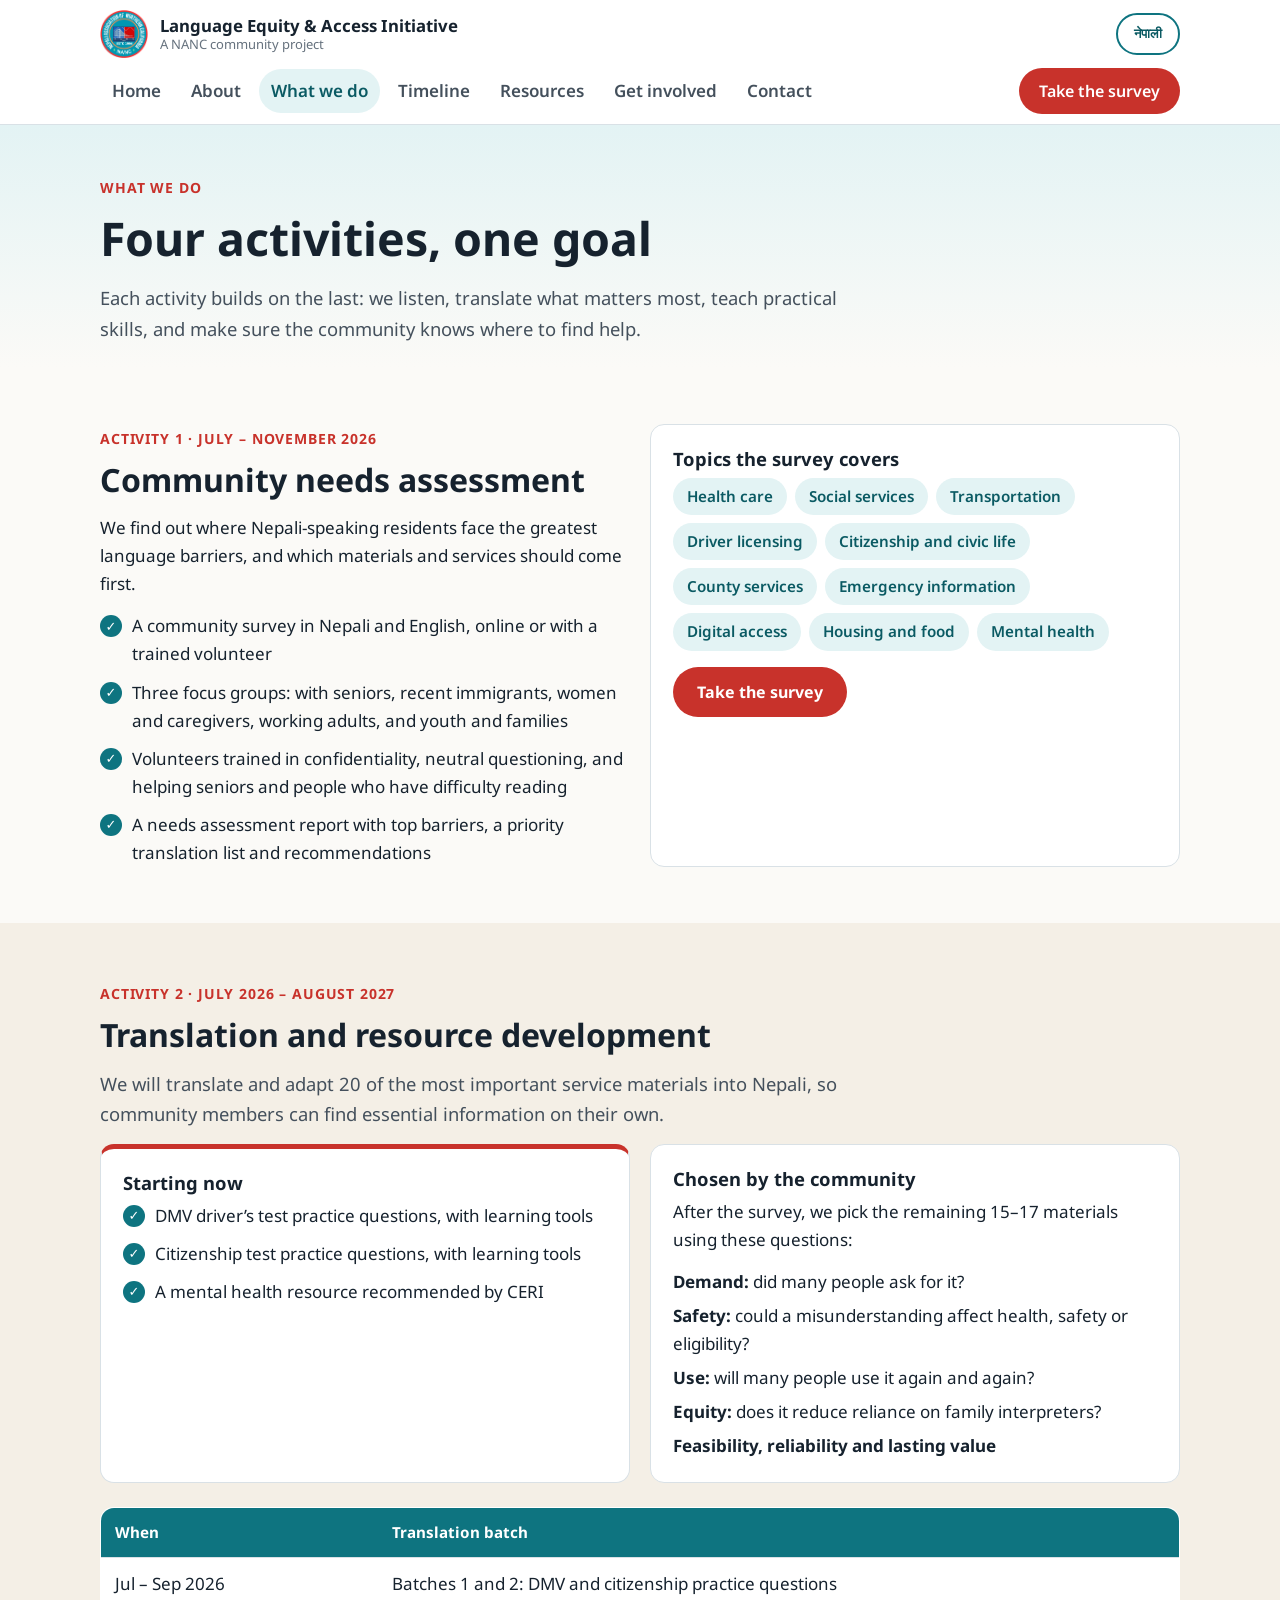
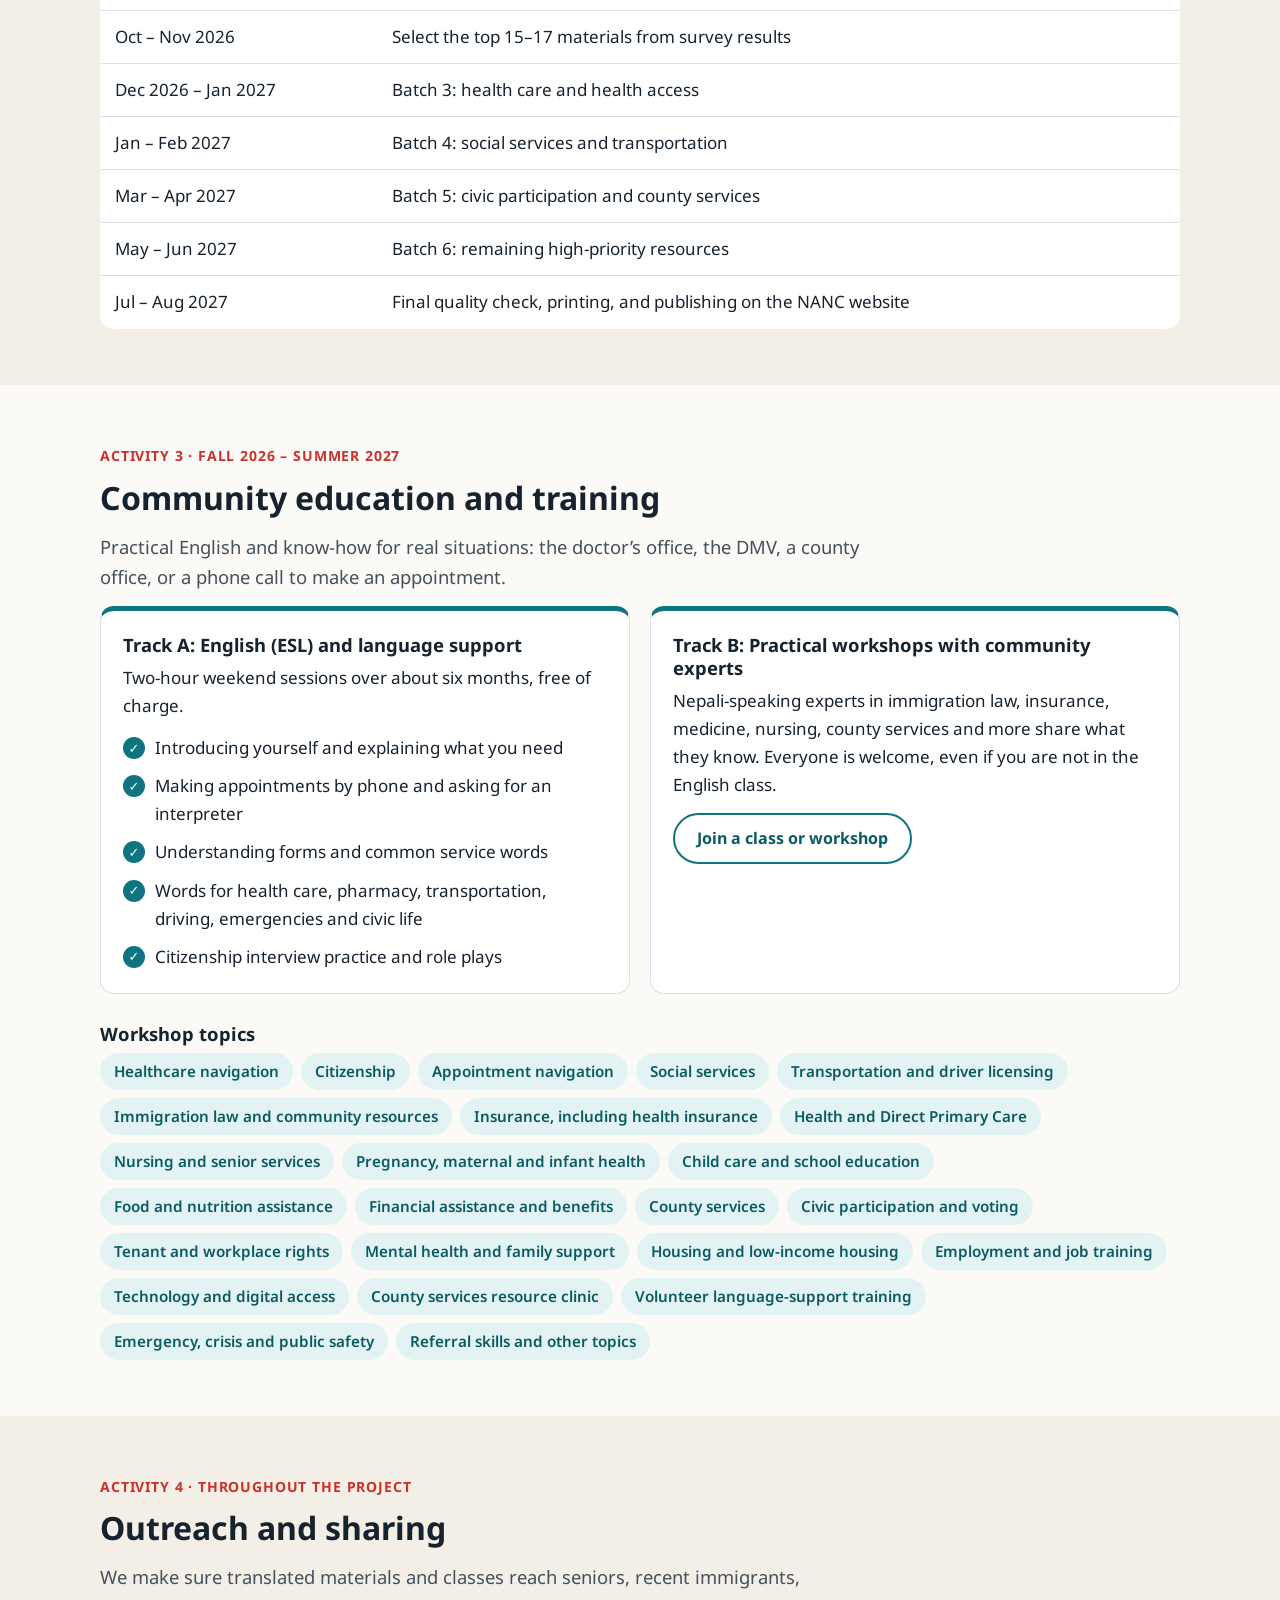
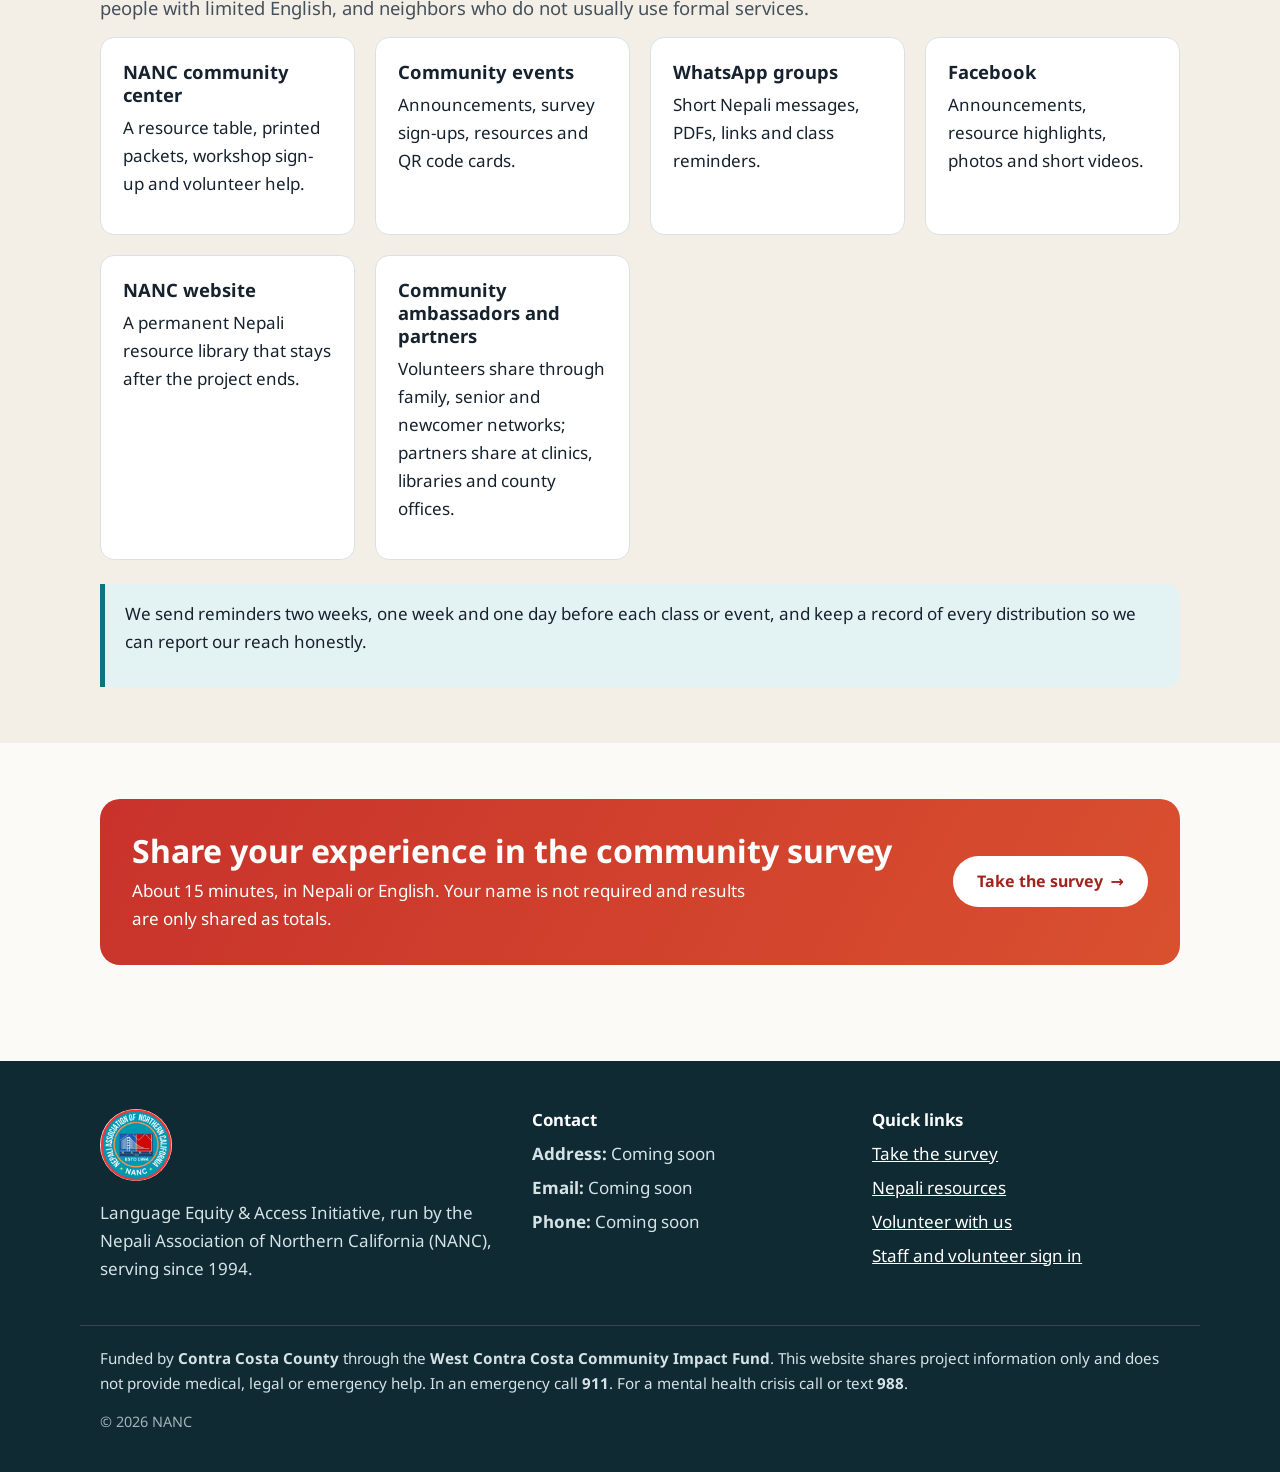
<file: app/activities.html>
<!doctype html>
<html lang="en" data-lang="en">
<head>
  <meta charset="utf-8">
  <meta name="viewport" content="width=device-width, initial-scale=1">
  <title>What we do · NANC Language Equity &amp; Access</title>
  <meta name="title-en" content="What we do · NANC Language Equity &amp; Access">
  <meta name="title-ne" content="हाम्रा गतिविधि · NANC भाषिक समानता तथा पहुँच">
  <meta name="description" content="Needs assessment, Nepali translations, English classes, workshops and outreach.">
  <meta name="theme-color" content="#0e7480">
  <link rel="icon" href="NANC_Logo.png">
  <link rel="preconnect" href="https://fonts.googleapis.com">
  <link rel="preconnect" href="https://fonts.gstatic.com" crossorigin>
  <link href="https://fonts.googleapis.com/css2?family=Noto+Sans+Devanagari:wght@400;600;700&family=Noto+Sans:wght@400;600;700&display=swap" rel="stylesheet">
  <link rel="stylesheet" href="site.css">
</head>
<body>
  <header id="site-header">
    <noscript><nav class="site-nav"><ul><li><a href="index.html">Home</a></li><li><a href="about.html">About</a></li><li><a href="activities.html">What we do</a></li><li><a href="timeline.html">Timeline</a></li><li><a href="resources.html">Resources</a></li><li><a href="get-involved.html">Get involved</a></li><li><a href="contact.html">Contact</a></li><li><a href="survey.html">Take the survey</a></li></ul></nav></noscript>
  </header>
  <main id="main">
    <section class="page-head"><div class="wrap">
      <span class="eyebrow"><span lang="en">What we do</span><span lang="ne">हाम्रा गतिविधि</span></span>
      <h1><span lang="en">Four activities, one goal</span><span lang="ne">चार गतिविधि, एउटै लक्ष्य</span></h1>
      <p lang="en" class="lead">Each activity builds on the last: we listen, translate what matters most, teach practical skills, and make sure the community knows where to find help.</p><p lang="ne" class="lead">हरेक गतिविधि अघिल्लोमा आधारित छ: हामी सुन्छौँ, सबैभन्दा महत्त्वपूर्ण कुरा अनुवाद गर्छौँ, व्यावहारिक सीप सिकाउँछौँ, र सहयोग कहाँ पाइन्छ भन्ने समुदायलाई थाहा होस् भनी सुनिश्चित गर्छौँ।</p>
    </div></section>
    <section class="section" id="assessment"><div class="wrap grid grid-2">
      <div>
        <span class="eyebrow"><span lang="en">Activity 1 · July – November 2026</span><span lang="ne">गतिविधि १ · जुलाई – नोभेम्बर २०२६</span></span>
        <h2><span lang="en">Community needs assessment</span><span lang="ne">सामुदायिक आवश्यकता मूल्याङ्कन</span></h2>
        <p lang="en">We find out where Nepali-speaking residents face the greatest language barriers, and which materials and services should come first.</p><p lang="ne">नेपाली भाषी बासिन्दाले सबैभन्दा बढी भाषिक बाधा कहाँ भोग्छन्, र कुन सामग्री तथा सेवालाई पहिलो प्राथमिकता दिनुपर्छ भनी हामी पत्ता लगाउँछौँ।</p>
        <ul class="checklist">
          <li><span lang="en">A community survey in Nepali and English, online or with a trained volunteer</span><span lang="ne">नेपाली र अंग्रेजीमा सामुदायिक सर्वेक्षण, अनलाइन वा प्रशिक्षित स्वयंसेवकको सहयोगमा</span></li>
          <li><span lang="en">Three focus groups: with seniors, recent immigrants, women and caregivers, working adults, and youth and families</span><span lang="ne">तीन केन्द्रित समूह छलफल: ज्येष्ठ नागरिक, भर्खरै आएका आप्रवासी, महिला तथा हेरचाहकर्ता, कामकाजी वयस्क, र युवा तथा परिवारसँग</span></li>
          <li><span lang="en">Volunteers trained in confidentiality, neutral questioning, and helping seniors and people who have difficulty reading</span><span lang="ne">गोपनीयता, निष्पक्ष प्रश्न सोध्ने तरिका, र ज्येष्ठ नागरिक तथा पढ्न कठिनाइ हुनेलाई सहयोग गर्ने विषयमा प्रशिक्षित स्वयंसेवक</span></li>
          <li><span lang="en">A needs assessment report with top barriers, a priority translation list and recommendations</span><span lang="ne">मुख्य बाधा, प्राथमिक अनुवाद सूची र सिफारिससहितको आवश्यकता मूल्याङ्कन प्रतिवेदन</span></li>
        </ul>
      </div>
      <div class="card">
        <h3><span lang="en">Topics the survey covers</span><span lang="ne">सर्वेक्षणले समेट्ने विषय</span></h3>
        <ul class="tags">
          <li><span lang="en">Health care</span><span lang="ne">स्वास्थ्य सेवा</span></li><li><span lang="en">Social services</span><span lang="ne">सामाजिक सेवा</span></li><li><span lang="en">Transportation</span><span lang="ne">यातायात</span></li>
          <li><span lang="en">Driver licensing</span><span lang="ne">सवारी चालक अनुमतिपत्र</span></li><li><span lang="en">Citizenship and civic life</span><span lang="ne">नागरिकता र नागरिक जीवन</span></li>
          <li><span lang="en">County services</span><span lang="ne">काउन्टी सेवा</span></li><li><span lang="en">Emergency information</span><span lang="ne">आपत्कालीन जानकारी</span></li><li><span lang="en">Digital access</span><span lang="ne">डिजिटल पहुँच</span></li>
          <li><span lang="en">Housing and food</span><span lang="ne">आवास र खाद्य</span></li><li><span lang="en">Mental health</span><span lang="ne">मानसिक स्वास्थ्य</span></li>
        </ul>
        <p style="margin-top:16px"><a class="btn btn-accent" href="survey.html"><span lang="en">Take the survey</span><span lang="ne">सर्वेक्षणमा भाग लिनुहोस्</span></a></p>
      </div>
    </div></section>

    <section class="section alt" id="translation"><div class="wrap">
      <span class="eyebrow"><span lang="en">Activity 2 · July 2026 – August 2027</span><span lang="ne">गतिविधि २ · जुलाई २०२६ – अगस्ट २०२७</span></span>
      <h2><span lang="en">Translation and resource development</span><span lang="ne">अनुवाद र स्रोत सामग्री विकास</span></h2>
      <p lang="en" class="lead">We will translate and adapt 20 of the most important service materials into Nepali, so community members can find essential information on their own.</p><p lang="ne" class="lead">समुदायका सदस्यहरूले आवश्यक जानकारी आफैँ पाउन सकून् भनेर हामी २० वटा सबैभन्दा महत्त्वपूर्ण सेवा सामग्री नेपालीमा अनुवाद र अनुकूलन गर्नेछौँ।</p>
      <div class="grid grid-2">
        <div class="card accent">
          <h3><span lang="en">Starting now</span><span lang="ne">अहिले सुरु भएका</span></h3>
          <ul class="checklist">
            <li><span lang="en">DMV driver’s test practice questions, with learning tools</span><span lang="ne">DMV सवारी चालक परीक्षा अभ्यास प्रश्न, सिकाइ सामग्रीसहित</span></li>
            <li><span lang="en">Citizenship test practice questions, with learning tools</span><span lang="ne">नागरिकता परीक्षा अभ्यास प्रश्न, सिकाइ सामग्रीसहित</span></li>
            <li><span lang="en">A mental health resource recommended by CERI</span><span lang="ne">CERI ले सिफारिस गरेको मानसिक स्वास्थ्य सामग्री</span></li>
          </ul>
        </div>
        <div class="card">
          <h3><span lang="en">Chosen by the community</span><span lang="ne">समुदायले छानेका</span></h3>
          <p lang="en">After the survey, we pick the remaining 15–17 materials using these questions:</p><p lang="ne">सर्वेक्षणपछि बाँकी १५–१७ सामग्री यी प्रश्नका आधारमा छानिन्छन्:</p>
          <ul class="plain">
            <li><span lang="en"><strong>Demand:</strong> did many people ask for it?</span><span lang="ne"><strong>माग:</strong> धेरैले माग गरे?</span></li>
            <li><span lang="en"><strong>Safety:</strong> could a misunderstanding affect health, safety or eligibility?</span><span lang="ne"><strong>सुरक्षा:</strong> गलत बुझाइले स्वास्थ्य, सुरक्षा वा योग्यतामा असर गर्छ?</span></li>
            <li><span lang="en"><strong>Use:</strong> will many people use it again and again?</span><span lang="ne"><strong>प्रयोग:</strong> धेरैले बारम्बार प्रयोग गर्छन्?</span></li>
            <li><span lang="en"><strong>Equity:</strong> does it reduce reliance on family interpreters?</span><span lang="ne"><strong>समानता:</strong> परिवारका अनुवादकमाथिको निर्भरता घटाउँछ?</span></li>
            <li><span lang="en"><strong>Feasibility, reliability and lasting value</strong></span><span lang="ne"><strong>सम्भाव्यता, विश्वसनीयता र दीर्घकालीन उपयोगिता</strong></span></li>
          </ul>
        </div>
      </div>
      <div class="table-wrap" style="margin-top:24px"><table class="data">
        <thead><tr><th><span lang="en">When</span><span lang="ne">कहिले</span></th><th><span lang="en">Translation batch</span><span lang="ne">अनुवाद चरण</span></th></tr></thead>
        <tbody>
          <tr><td><span lang="en">Jul – Sep 2026</span><span lang="ne">जुलाई – सेप्टेम्बर २०२६</span></td><td><span lang="en">Batches 1 and 2: DMV and citizenship practice questions</span><span lang="ne">चरण १ र २: DMV र नागरिकता अभ्यास प्रश्न</span></td></tr>
          <tr><td><span lang="en">Oct – Nov 2026</span><span lang="ne">अक्टोबर – नोभेम्बर २०२६</span></td><td><span lang="en">Select the top 15–17 materials from survey results</span><span lang="ne">सर्वेक्षण नतिजाबाट मुख्य १५–१७ सामग्री छनोट</span></td></tr>
          <tr><td><span lang="en">Dec 2026 – Jan 2027</span><span lang="ne">डिसेम्बर २०२६ – जनवरी २०२७</span></td><td><span lang="en">Batch 3: health care and health access</span><span lang="ne">चरण ३: स्वास्थ्य सेवा र स्वास्थ्य पहुँच</span></td></tr>
          <tr><td><span lang="en">Jan – Feb 2027</span><span lang="ne">जनवरी – फेब्रुअरी २०२७</span></td><td><span lang="en">Batch 4: social services and transportation</span><span lang="ne">चरण ४: सामाजिक सेवा र यातायात</span></td></tr>
          <tr><td><span lang="en">Mar – Apr 2027</span><span lang="ne">मार्च – अप्रिल २०२७</span></td><td><span lang="en">Batch 5: civic participation and county services</span><span lang="ne">चरण ५: नागरिक सहभागिता र काउन्टी सेवा</span></td></tr>
          <tr><td><span lang="en">May – Jun 2027</span><span lang="ne">मे – जुन २०२७</span></td><td><span lang="en">Batch 6: remaining high-priority resources</span><span lang="ne">चरण ६: बाँकी उच्च प्राथमिकताका सामग्री</span></td></tr>
          <tr><td><span lang="en">Jul – Aug 2027</span><span lang="ne">जुलाई – अगस्ट २०२७</span></td><td><span lang="en">Final quality check, printing, and publishing on the NANC website</span><span lang="ne">अन्तिम गुणस्तर जाँच, छपाइ, र NANC वेबसाइटमा प्रकाशन</span></td></tr>
        </tbody>
      </table></div>
    </div></section>

    <section class="section" id="training"><div class="wrap">
      <span class="eyebrow"><span lang="en">Activity 3 · Fall 2026 – Summer 2027</span><span lang="ne">गतिविधि ३ · शरद २०२६ – ग्रीष्म २०२७</span></span>
      <h2><span lang="en">Community education and training</span><span lang="ne">सामुदायिक शिक्षा र तालिम</span></h2>
      <p lang="en" class="lead">Practical English and know-how for real situations: the doctor’s office, the DMV, a county office, or a phone call to make an appointment.</p><p lang="ne" class="lead">वास्तविक परिस्थितिका लागि व्यावहारिक अंग्रेजी र ज्ञान: डाक्टरको कार्यालय, DMV, काउन्टी कार्यालय, वा अपोइन्टमेन्ट लिन गरिने फोन कल।</p>
      <div class="grid grid-2">
        <div class="card teal-top">
          <h3><span lang="en">Track A: English (ESL) and language support</span><span lang="ne">ट्र्याक A: अंग्रेजी (ESL) र भाषा सहयोग</span></h3>
          <p lang="en">Two-hour weekend sessions over about six months, free of charge.</p><p lang="ne">करिब छ महिनासम्म सप्ताहन्तमा दुई घण्टाका निःशुल्क सत्र।</p>
          <ul class="checklist">
            <li><span lang="en">Introducing yourself and explaining what you need</span><span lang="ne">आफ्नो परिचय दिने र आफूलाई के चाहिन्छ भनी बताउने</span></li>
            <li><span lang="en">Making appointments by phone and asking for an interpreter</span><span lang="ne">फोनबाट अपोइन्टमेन्ट लिने र दोभाषे माग्ने</span></li>
            <li><span lang="en">Understanding forms and common service words</span><span lang="ne">फाराम र सेवासम्बन्धी सामान्य शब्द बुझ्ने</span></li>
            <li><span lang="en">Words for health care, pharmacy, transportation, driving, emergencies and civic life</span><span lang="ne">स्वास्थ्य, औषधि पसल, यातायात, सवारी, आपत्कालीन अवस्था र नागरिक जीवनका शब्द</span></li>
            <li><span lang="en">Citizenship interview practice and role plays</span><span lang="ne">नागरिकता अन्तर्वार्ता अभ्यास र भूमिका अभिनय</span></li>
          </ul>
        </div>
        <div class="card teal-top">
          <h3><span lang="en">Track B: Practical workshops with community experts</span><span lang="ne">ट्र्याक B: समुदायका विज्ञसँग व्यावहारिक कार्यशाला</span></h3>
          <p lang="en">Nepali-speaking experts in immigration law, insurance, medicine, nursing, county services and more share what they know. Everyone is welcome, even if you are not in the English class.</p><p lang="ne">आप्रवासन कानुन, बीमा, चिकित्सा, नर्सिङ, काउन्टी सेवा लगायतका नेपाली भाषी विज्ञहरूले आफ्नो ज्ञान बाँड्छन्। अंग्रेजी कक्षामा नभए पनि सबैलाई स्वागत छ।</p>
          <a class="btn btn-ghost" href="get-involved.html"><span lang="en">Join a class or workshop</span><span lang="ne">कक्षा वा कार्यशालामा सहभागी हुनुहोस्</span></a>
        </div>
      </div>
      <h3 style="margin-top:28px"><span lang="en">Workshop topics</span><span lang="ne">कार्यशालाका विषय</span></h3>
      <ul class="tags"><li><span lang="en">Healthcare navigation</span><span lang="ne">स्वास्थ्य सेवा मार्गदर्शन</span></li><li><span lang="en">Citizenship</span><span lang="ne">नागरिकता</span></li><li><span lang="en">Appointment navigation</span><span lang="ne">अपोइन्टमेन्ट मार्गदर्शन</span></li><li><span lang="en">Social services</span><span lang="ne">सामाजिक सेवा</span></li><li><span lang="en">Transportation and driver licensing</span><span lang="ne">यातायात र सवारी चालक अनुमतिपत्र</span></li><li><span lang="en">Immigration law and community resources</span><span lang="ne">आप्रवासन कानुन र सामुदायिक स्रोत</span></li><li><span lang="en">Insurance, including health insurance</span><span lang="ne">स्वास्थ्य बीमासहित बीमा</span></li><li><span lang="en">Health and Direct Primary Care</span><span lang="ne">स्वास्थ्य र Direct Primary Care</span></li><li><span lang="en">Nursing and senior services</span><span lang="ne">नर्सिङ र ज्येष्ठ नागरिक सेवा</span></li><li><span lang="en">Pregnancy, maternal and infant health</span><span lang="ne">गर्भावस्था, मातृ तथा शिशु स्वास्थ्य</span></li><li><span lang="en">Child care and school education</span><span lang="ne">बाल हेरचाह र विद्यालय शिक्षा</span></li><li><span lang="en">Food and nutrition assistance</span><span lang="ne">खाद्य तथा पोषण सहायता</span></li><li><span lang="en">Financial assistance and benefits</span><span lang="ne">आर्थिक सहायता र सुविधा</span></li><li><span lang="en">County services</span><span lang="ne">काउन्टी सेवा</span></li><li><span lang="en">Civic participation and voting</span><span lang="ne">नागरिक सहभागिता र मतदान</span></li><li><span lang="en">Tenant and workplace rights</span><span lang="ne">भाडावाल र कार्यस्थलका अधिकार</span></li><li><span lang="en">Mental health and family support</span><span lang="ne">मानसिक स्वास्थ्य र पारिवारिक सहयोग</span></li><li><span lang="en">Housing and low-income housing</span><span lang="ne">आवास र न्यून आय आवास</span></li><li><span lang="en">Employment and job training</span><span lang="ne">रोजगारी र सीप तालिम</span></li><li><span lang="en">Technology and digital access</span><span lang="ne">प्रविधि र डिजिटल पहुँच</span></li><li><span lang="en">County services resource clinic</span><span lang="ne">काउन्टी सेवा स्रोत क्लिनिक</span></li><li><span lang="en">Volunteer language-support training</span><span lang="ne">स्वयंसेवक भाषा सहयोग तालिम</span></li><li><span lang="en">Emergency, crisis and public safety</span><span lang="ne">आपत्कालीन, संकट र सार्वजनिक सुरक्षा</span></li><li><span lang="en">Referral skills and other topics</span><span lang="ne">रेफरल सीप र अन्य विषय</span></li></ul>
    </div></section>

    <section class="section alt" id="outreach"><div class="wrap">
      <span class="eyebrow"><span lang="en">Activity 4 · Throughout the project</span><span lang="ne">गतिविधि ४ · परियोजनाभरि</span></span>
      <h2><span lang="en">Outreach and sharing</span><span lang="ne">जनसम्पर्क र प्रचार</span></h2>
      <p lang="en" class="lead">We make sure translated materials and classes reach seniors, recent immigrants, people with limited English, and neighbors who do not usually use formal services.</p><p lang="ne" class="lead">अनुवादित सामग्री र कक्षाहरू ज्येष्ठ नागरिक, भर्खरै आएका आप्रवासी, अंग्रेजी कम बोल्ने, र सामान्यतया औपचारिक सेवा प्रयोग नगर्ने छिमेकीहरूसम्म पुगून् भनी हामी सुनिश्चित गर्छौँ।</p>
      <div class="grid grid-3">
        <div class="card"><h3><span lang="en">NANC community center</span><span lang="ne">NANC सामुदायिक केन्द्र</span></h3><p lang="en">A resource table, printed packets, workshop sign-up and volunteer help.</p><p lang="ne">स्रोत सामग्री टेबल, छापिएका प्याकेट, कार्यशाला दर्ता र स्वयंसेवक सहयोग।</p></div>
        <div class="card"><h3><span lang="en">Community events</span><span lang="ne">सामुदायिक कार्यक्रम</span></h3><p lang="en">Announcements, survey sign-ups, resources and QR code cards.</p><p lang="ne">सूचना, सर्वेक्षण दर्ता, स्रोत सामग्री र QR कोड कार्ड।</p></div>
        <div class="card"><h3><span lang="en">WhatsApp groups</span><span lang="ne">WhatsApp समूह</span></h3><p lang="en">Short Nepali messages, PDFs, links and class reminders.</p><p lang="ne">छोटा नेपाली सन्देश, PDF, लिङ्क र कक्षाको सम्झना।</p></div>
        <div class="card"><h3><span lang="en">Facebook</span><span lang="ne">Facebook</span></h3><p lang="en">Announcements, resource highlights, photos and short videos.</p><p lang="ne">सूचना, स्रोत सामग्रीको जानकारी, फोटो र छोटा भिडियो।</p></div>
        <div class="card"><h3><span lang="en">NANC website</span><span lang="ne">NANC वेबसाइट</span></h3><p lang="en">A permanent Nepali resource library that stays after the project ends.</p><p lang="ne">परियोजना सकिएपछि पनि रहने स्थायी नेपाली स्रोत पुस्तकालय।</p></div>
        <div class="card"><h3><span lang="en">Community ambassadors and partners</span><span lang="ne">सामुदायिक दूत र साझेदार</span></h3><p lang="en">Volunteers share through family, senior and newcomer networks; partners share at clinics, libraries and county offices.</p><p lang="ne">स्वयंसेवकहरूले परिवार, ज्येष्ठ नागरिक र नयाँ आगन्तुकका सञ्जालमार्फत, र साझेदारहरूले क्लिनिक, पुस्तकालय र काउन्टी कार्यालयमा बाँड्छन्।</p></div>
      </div>
      <div class="callout info" style="margin-top:24px">
        <p lang="en">We send reminders two weeks, one week and one day before each class or event, and keep a record of every distribution so we can report our reach honestly.</p><p lang="ne">हरेक कक्षा वा कार्यक्रमभन्दा दुई हप्ता, एक हप्ता र एक दिनअघि सम्झना पठाइन्छ, र पहुँचको इमानदार प्रतिवेदनका लागि हरेक वितरणको अभिलेख राखिन्छ।</p>
      </div>
    </div></section>
    <section class="section"><div class="wrap">
      <div class="cta-band">
        <div>
          <h2><span lang="en">Share your experience in the community survey</span><span lang="ne">सामुदायिक सर्वेक्षणमा आफ्नो अनुभव बताउनुहोस्</span></h2>
          <p lang="en">About 15 minutes, in Nepali or English. Your name is not required and results are only shared as totals.</p><p lang="ne">करिब १५ मिनेट, नेपाली वा अंग्रेजीमा। नाम दिनु अनिवार्य छैन र नतिजा समग्र रूपमा मात्र प्रस्तुत गरिन्छ।</p>
        </div>
        <a class="btn" href="survey.html"><span lang="en">Take the survey</span><span lang="ne">सर्वेक्षणमा भाग लिनुहोस्</span> →</a>
      </div>
    </div></section>
  </main>
  <footer id="site-footer"></footer>
  <script src="site.js"></script>
</body>
</html>
</file>
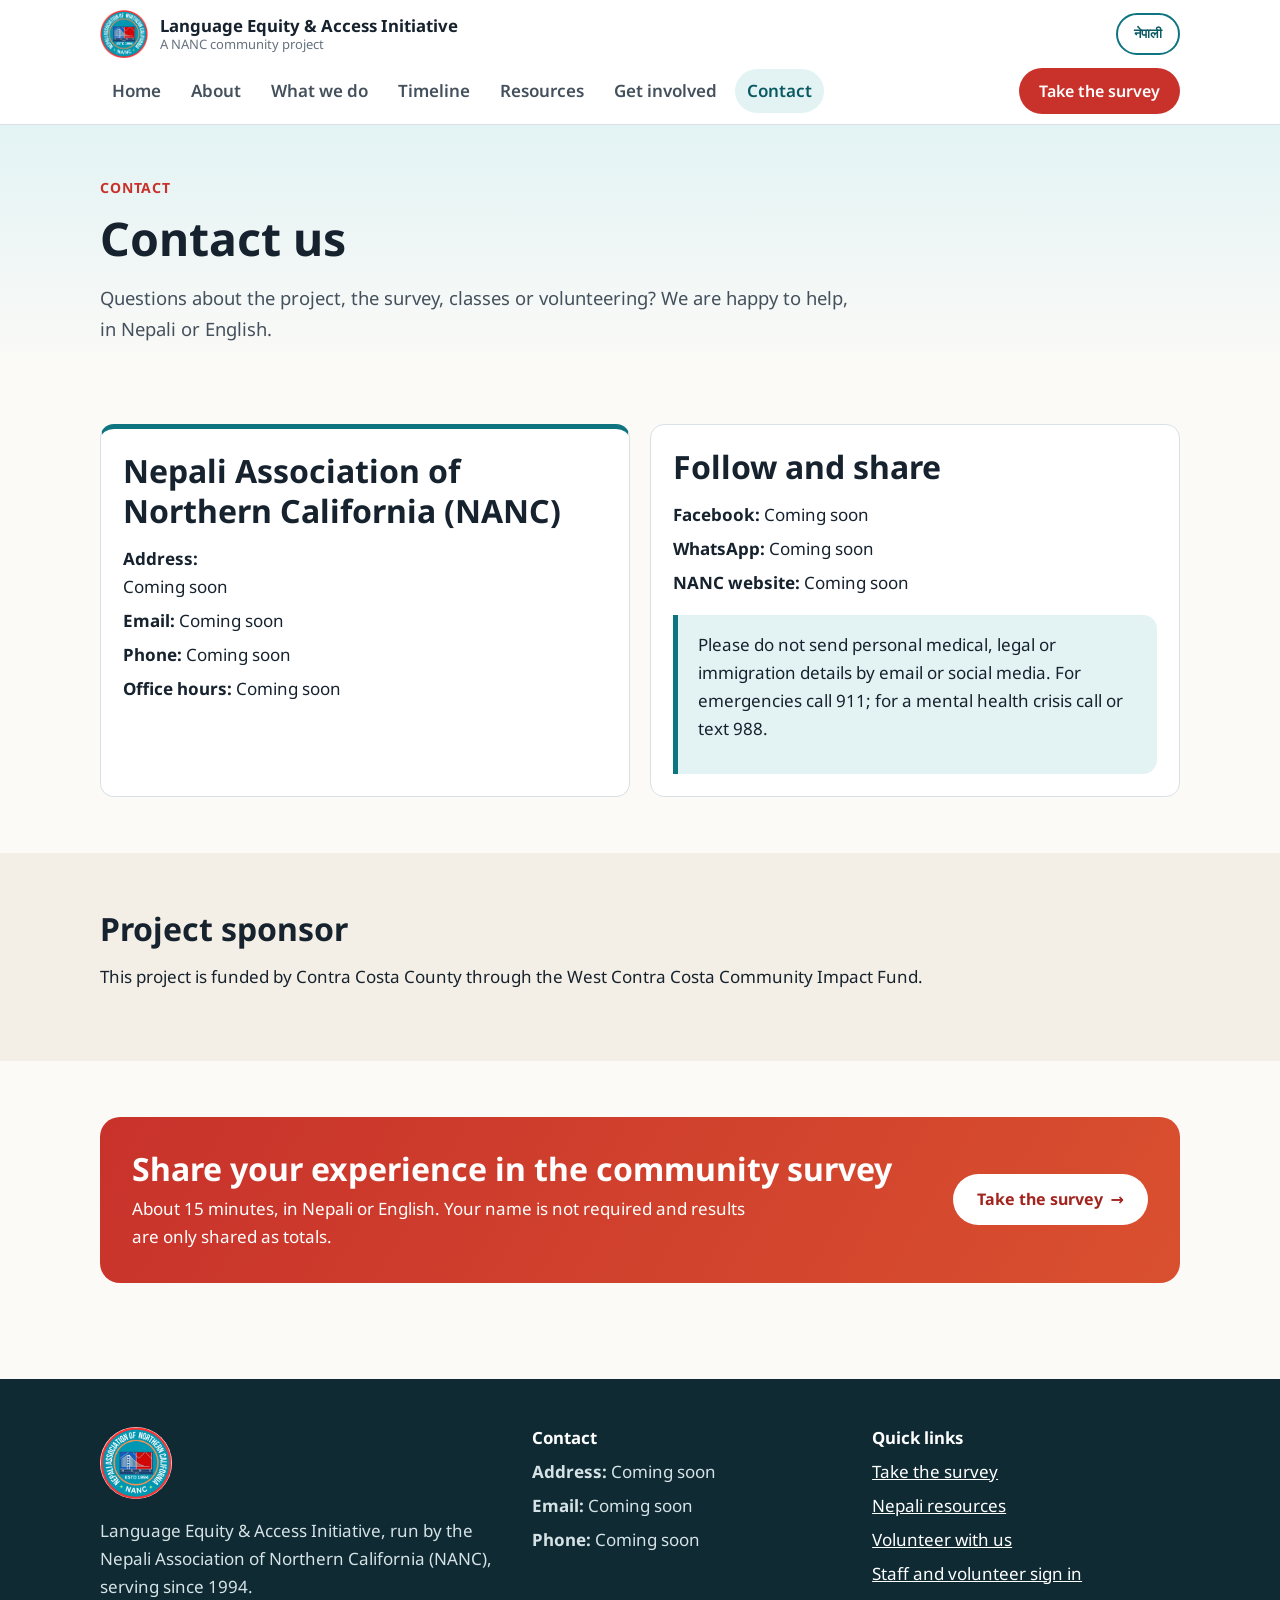
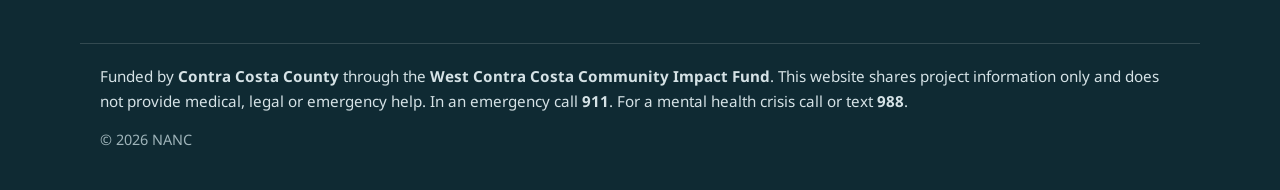
<file: app/contact.html>
<!doctype html>
<html lang="en" data-lang="en">
<head>
  <meta charset="utf-8">
  <meta name="viewport" content="width=device-width, initial-scale=1">
  <title>Contact · NANC Language Equity &amp; Access</title>
  <meta name="title-en" content="Contact · NANC Language Equity &amp; Access">
  <meta name="title-ne" content="सम्पर्क · NANC भाषिक समानता तथा पहुँच">
  <meta name="description" content="Contact the Nepali Association of Northern California about the Language Equity & Access Project.">
  <meta name="theme-color" content="#0e7480">
  <link rel="icon" href="NANC_Logo.png">
  <link rel="preconnect" href="https://fonts.googleapis.com">
  <link rel="preconnect" href="https://fonts.gstatic.com" crossorigin>
  <link href="https://fonts.googleapis.com/css2?family=Noto+Sans+Devanagari:wght@400;600;700&family=Noto+Sans:wght@400;600;700&display=swap" rel="stylesheet">
  <link rel="stylesheet" href="site.css">
</head>
<body>
  <header id="site-header">
    <noscript><nav class="site-nav"><ul><li><a href="index.html">Home</a></li><li><a href="about.html">About</a></li><li><a href="activities.html">What we do</a></li><li><a href="timeline.html">Timeline</a></li><li><a href="resources.html">Resources</a></li><li><a href="get-involved.html">Get involved</a></li><li><a href="contact.html">Contact</a></li><li><a href="survey.html">Take the survey</a></li></ul></nav></noscript>
  </header>
  <main id="main">
    <section class="page-head"><div class="wrap">
      <span class="eyebrow"><span lang="en">Contact</span><span lang="ne">सम्पर्क</span></span>
      <h1><span lang="en">Contact us</span><span lang="ne">हामीलाई सम्पर्क गर्नुहोस्</span></h1>
      <p lang="en" class="lead">Questions about the project, the survey, classes or volunteering? We are happy to help, in Nepali or English.</p><p lang="ne" class="lead">परियोजना, सर्वेक्षण, कक्षा वा स्वयंसेवाबारे प्रश्न छ? हामी नेपाली वा अंग्रेजीमा सहयोग गर्न खुसी छौँ।</p>
    </div></section>
    <section class="section"><div class="wrap grid grid-2">
      <div class="card teal-top">
        <h2><span lang="en">Nepali Association of Northern California (NANC)</span><span lang="ne">नेपाली एसोसिएसन अफ नर्दर्न क्यालिफोर्निया (NANC)</span></h2>
        <ul class="plain">
          <li><strong><span lang="en">Address</span><span lang="ne">ठेगाना</span>:</strong><br><span data-contact="address"></span></li>
          <li><strong><span lang="en">Email</span><span lang="ne">इमेल</span>:</strong> <span data-contact="email"></span></li>
          <li><strong><span lang="en">Phone</span><span lang="ne">फोन</span>:</strong> <span data-contact="phone"></span></li>
          <li><strong><span lang="en">Office hours</span><span lang="ne">कार्यालय समय</span>:</strong> <span data-contact="hours"></span></li>
        </ul>
      </div>
      <div class="card">
        <h2><span lang="en">Follow and share</span><span lang="ne">फलो र सेयर गर्नुहोस्</span></h2>
        <ul class="plain">
          <li><strong>Facebook:</strong> <span data-contact="facebook"></span></li>
          <li><strong>WhatsApp:</strong> <span data-contact="whatsapp"></span></li>
          <li><strong><span lang="en">NANC website</span><span lang="ne">NANC वेबसाइट</span>:</strong> <span data-contact="website"></span></li>
        </ul>
        <div class="callout info" style="margin-top:18px">
          <p lang="en">Please do not send personal medical, legal or immigration details by email or social media. For emergencies call 911; for a mental health crisis call or text 988.</p><p lang="ne">कृपया व्यक्तिगत स्वास्थ्य, कानुनी वा आप्रवासनसम्बन्धी विवरण इमेल वा सामाजिक सञ्जालमार्फत नपठाउनुहोस्। आपत्कालीन अवस्थामा ९११ र मानसिक स्वास्थ्य संकटमा ९८८ मा फोन वा सन्देश पठाउनुहोस्।</p>
        </div>
      </div>
    </div></section>
    <section class="section alt"><div class="wrap">
      <h2><span lang="en">Project sponsor</span><span lang="ne">परियोजना प्रायोजक</span></h2>
      <p lang="en">This project is funded by Contra Costa County through the West Contra Costa Community Impact Fund.</p><p lang="ne">यो परियोजनालाई कन्ट्रा कोस्टा काउन्टीले पश्चिम कन्ट्रा कोस्टा सामुदायिक प्रभाव कोषमार्फत आर्थिक सहयोग गरेको छ।</p>
    </div></section>
    <section class="section"><div class="wrap">
      <div class="cta-band">
        <div>
          <h2><span lang="en">Share your experience in the community survey</span><span lang="ne">सामुदायिक सर्वेक्षणमा आफ्नो अनुभव बताउनुहोस्</span></h2>
          <p lang="en">About 15 minutes, in Nepali or English. Your name is not required and results are only shared as totals.</p><p lang="ne">करिब १५ मिनेट, नेपाली वा अंग्रेजीमा। नाम दिनु अनिवार्य छैन र नतिजा समग्र रूपमा मात्र प्रस्तुत गरिन्छ।</p>
        </div>
        <a class="btn" href="survey.html"><span lang="en">Take the survey</span><span lang="ne">सर्वेक्षणमा भाग लिनुहोस्</span> →</a>
      </div>
    </div></section>
  </main>
  <footer id="site-footer"></footer>
  <script src="site.js"></script>
</body>
</html>
</file>
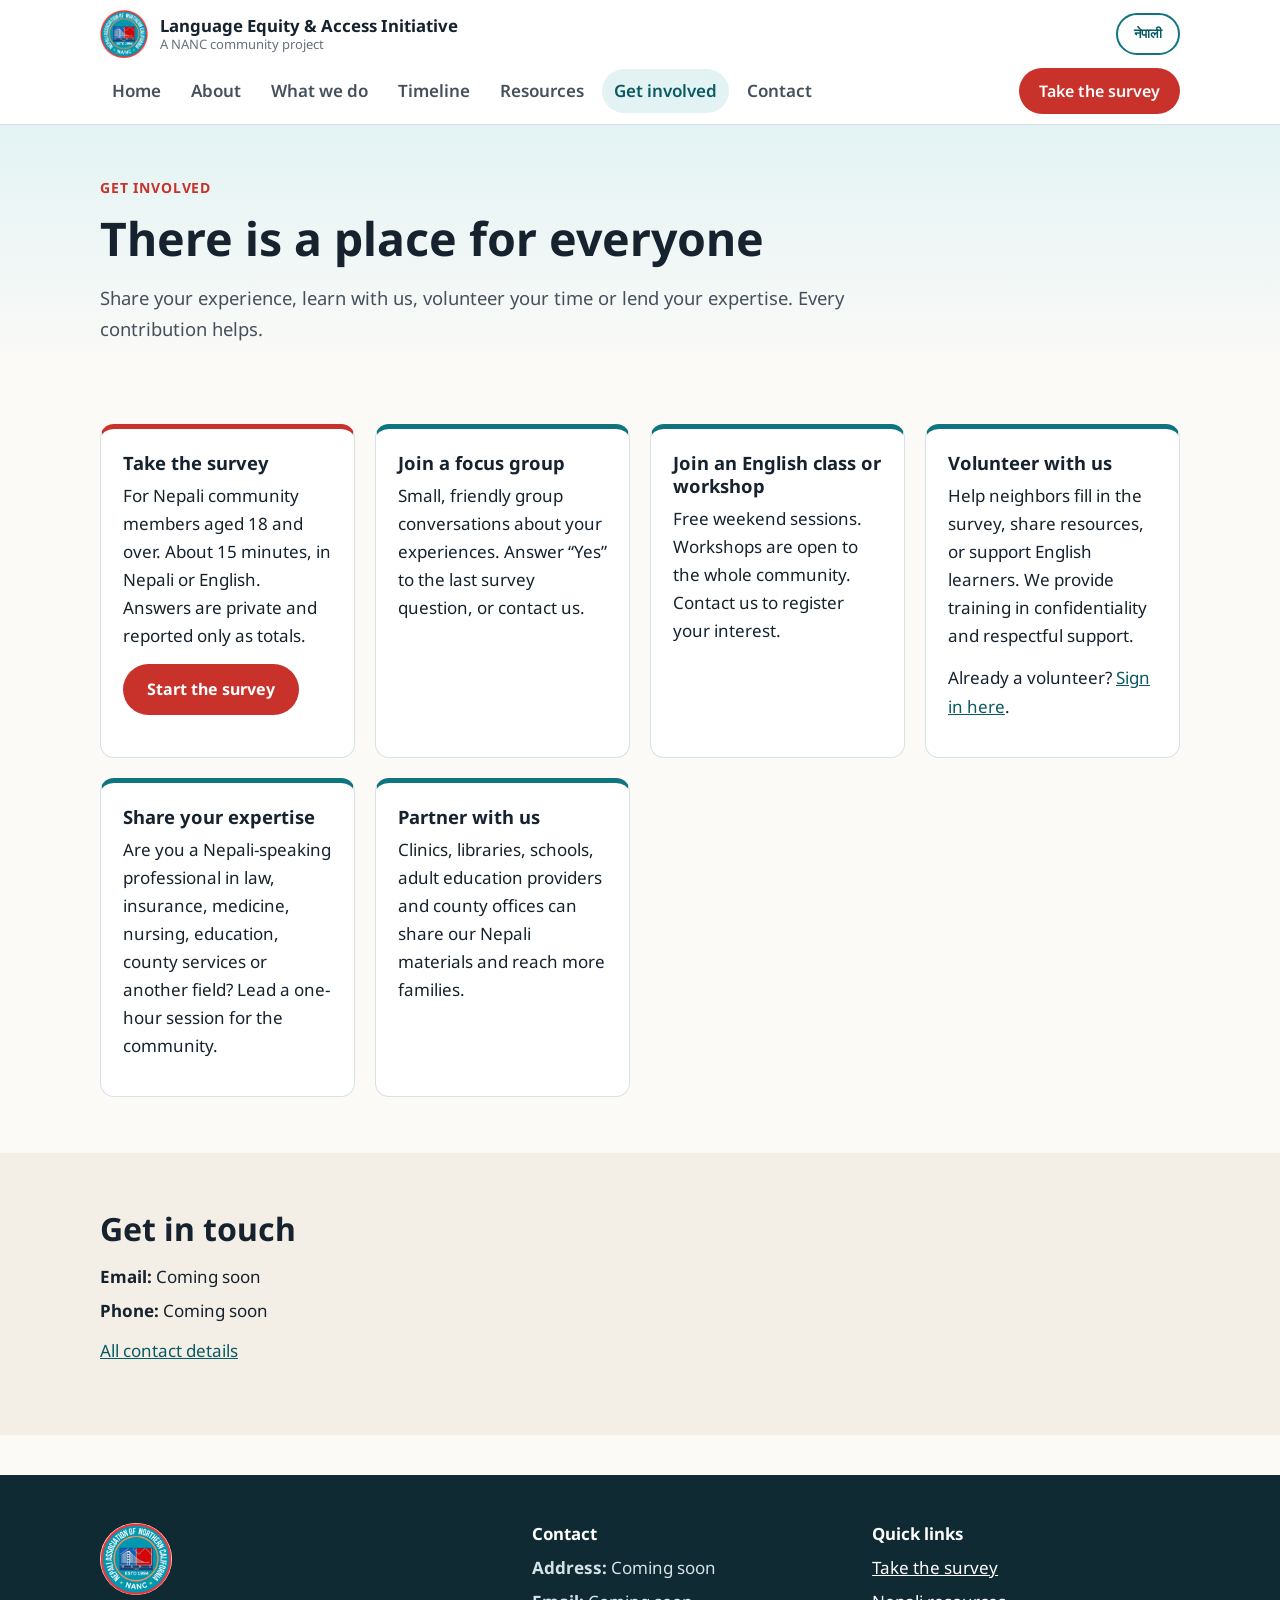
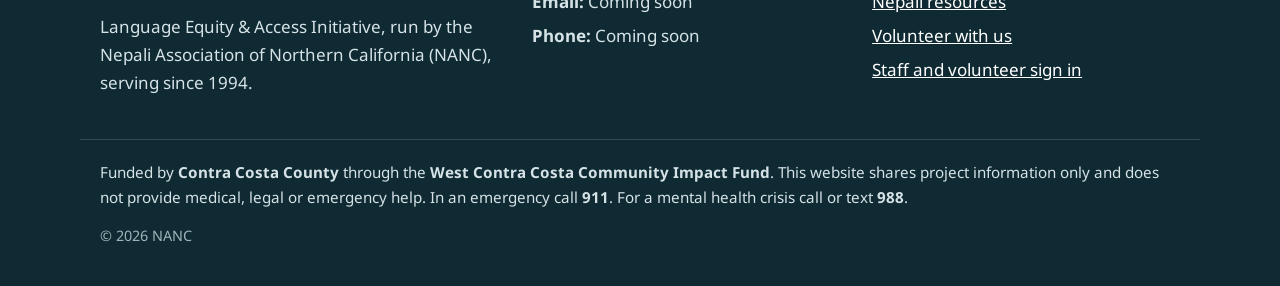
<file: app/get-involved.html>
<!doctype html>
<html lang="en" data-lang="en">
<head>
  <meta charset="utf-8">
  <meta name="viewport" content="width=device-width, initial-scale=1">
  <title>Get involved · NANC Language Equity &amp; Access</title>
  <meta name="title-en" content="Get involved · NANC Language Equity &amp; Access">
  <meta name="title-ne" content="सहभागी हुनुहोस् · NANC भाषिक समानता तथा पहुँच">
  <meta name="description" content="Take the survey, join a focus group or class, volunteer, or partner with NANC.">
  <meta name="theme-color" content="#0e7480">
  <link rel="icon" href="NANC_Logo.png">
  <link rel="preconnect" href="https://fonts.googleapis.com">
  <link rel="preconnect" href="https://fonts.gstatic.com" crossorigin>
  <link href="https://fonts.googleapis.com/css2?family=Noto+Sans+Devanagari:wght@400;600;700&family=Noto+Sans:wght@400;600;700&display=swap" rel="stylesheet">
  <link rel="stylesheet" href="site.css">
</head>
<body>
  <header id="site-header">
    <noscript><nav class="site-nav"><ul><li><a href="index.html">Home</a></li><li><a href="about.html">About</a></li><li><a href="activities.html">What we do</a></li><li><a href="timeline.html">Timeline</a></li><li><a href="resources.html">Resources</a></li><li><a href="get-involved.html">Get involved</a></li><li><a href="contact.html">Contact</a></li><li><a href="survey.html">Take the survey</a></li></ul></nav></noscript>
  </header>
  <main id="main">
    <section class="page-head"><div class="wrap">
      <span class="eyebrow"><span lang="en">Get involved</span><span lang="ne">सहभागी हुनुहोस्</span></span>
      <h1><span lang="en">There is a place for everyone</span><span lang="ne">सबैका लागि ठाउँ छ</span></h1>
      <p lang="en" class="lead">Share your experience, learn with us, volunteer your time or lend your expertise. Every contribution helps.</p><p lang="ne" class="lead">आफ्नो अनुभव बताउनुहोस्, हामीसँग सिक्नुहोस्, आफ्नो समय स्वयंसेवामा दिनुहोस्, वा आफ्नो विज्ञता बाँड्नुहोस्। हरेक योगदानले सहयोग गर्छ।</p>
    </div></section>
    <section class="section"><div class="wrap grid grid-3">
      <div class="card accent">
        <h3><span lang="en">Take the survey</span><span lang="ne">सर्वेक्षणमा भाग लिनुहोस्</span></h3>
        <p lang="en">For Nepali community members aged 18 and over. About 15 minutes, in Nepali or English. Answers are private and reported only as totals.</p><p lang="ne">१८ वर्ष वा सोभन्दा माथिका नेपाली समुदायका सदस्यहरूका लागि। करिब १५ मिनेट, नेपाली वा अंग्रेजीमा। उत्तरहरू गोप्य राखिन्छन् र समग्र रूपमा मात्र प्रस्तुत गरिन्छन्।</p>
        <a class="btn btn-accent" href="survey.html"><span lang="en">Start the survey</span><span lang="ne">सर्वेक्षण सुरु गर्नुहोस्</span></a>
      </div>
      <div class="card teal-top">
        <h3><span lang="en">Join a focus group</span><span lang="ne">केन्द्रित समूह छलफलमा सहभागी हुनुहोस्</span></h3>
        <p lang="en">Small, friendly group conversations about your experiences. Answer “Yes” to the last survey question, or contact us.</p><p lang="ne">आफ्ना अनुभवबारे सानो, मैत्रीपूर्ण समूह छलफल। सर्वेक्षणको अन्तिम प्रश्नमा “हो” भन्नुहोस्, वा हामीलाई सम्पर्क गर्नुहोस्।</p>
      </div>
      <div class="card teal-top">
        <h3><span lang="en">Join an English class or workshop</span><span lang="ne">अंग्रेजी कक्षा वा कार्यशालामा सहभागी हुनुहोस्</span></h3>
        <p lang="en">Free weekend sessions. Workshops are open to the whole community. Contact us to register your interest.</p><p lang="ne">सप्ताहन्तका निःशुल्क सत्र। कार्यशाला सम्पूर्ण समुदायका लागि खुला छन्। रुचि दर्ता गर्न हामीलाई सम्पर्क गर्नुहोस्।</p>
      </div>
      <div class="card teal-top">
        <h3><span lang="en">Volunteer with us</span><span lang="ne">स्वयंसेवक बन्नुहोस्</span></h3>
        <p lang="en">Help neighbors fill in the survey, share resources, or support English learners. We provide training in confidentiality and respectful support.</p><p lang="ne">छिमेकीलाई सर्वेक्षण भर्न सहयोग गर्नुहोस्, स्रोत सामग्री बाँड्नुहोस्, वा अंग्रेजी सिक्नेहरूलाई सघाउनुहोस्। हामी गोपनीयता र सम्मानजनक सहयोगबारे तालिम दिन्छौँ।</p>
        <p lang="en">Already a volunteer? <a href="staff.html">Sign in here</a>.</p><p lang="ne">पहिले नै स्वयंसेवक हुनुहुन्छ? <a href="staff.html">यहाँ साइन इन गर्नुहोस्</a>।</p>
      </div>
      <div class="card teal-top">
        <h3><span lang="en">Share your expertise</span><span lang="ne">आफ्नो विज्ञता बाँड्नुहोस्</span></h3>
        <p lang="en">Are you a Nepali-speaking professional in law, insurance, medicine, nursing, education, county services or another field? Lead a one-hour session for the community.</p><p lang="ne">के तपाईं कानुन, बीमा, चिकित्सा, नर्सिङ, शिक्षा, काउन्टी सेवा वा अन्य क्षेत्रका नेपाली भाषी पेसाविद् हुनुहुन्छ? समुदायका लागि एक घण्टाको सत्र सञ्चालन गर्नुहोस्।</p>
      </div>
      <div class="card teal-top">
        <h3><span lang="en">Partner with us</span><span lang="ne">हामीसँग साझेदारी गर्नुहोस्</span></h3>
        <p lang="en">Clinics, libraries, schools, adult education providers and county offices can share our Nepali materials and reach more families.</p><p lang="ne">क्लिनिक, पुस्तकालय, विद्यालय, प्रौढ शिक्षा प्रदायक र काउन्टी कार्यालयहरूले हाम्रा नेपाली सामग्री बाँडेर थप परिवारसम्म पुग्न सक्छन्।</p>
      </div>
    </div></section>
    <section class="section alt"><div class="wrap">
      <h2><span lang="en">Get in touch</span><span lang="ne">सम्पर्कमा रहनुहोस्</span></h2>
      <ul class="plain">
        <li><strong><span lang="en">Email</span><span lang="ne">इमेल</span>:</strong> <span data-contact="email"></span></li>
        <li><strong><span lang="en">Phone</span><span lang="ne">फोन</span>:</strong> <span data-contact="phone"></span></li>
      </ul>
      <p style="margin-top:12px"><a href="contact.html"><span lang="en">All contact details</span><span lang="ne">सबै सम्पर्क विवरण</span></a></p>
    </div></section>
  </main>
  <footer id="site-footer"></footer>
  <script src="site.js"></script>
</body>
</html>
</file>
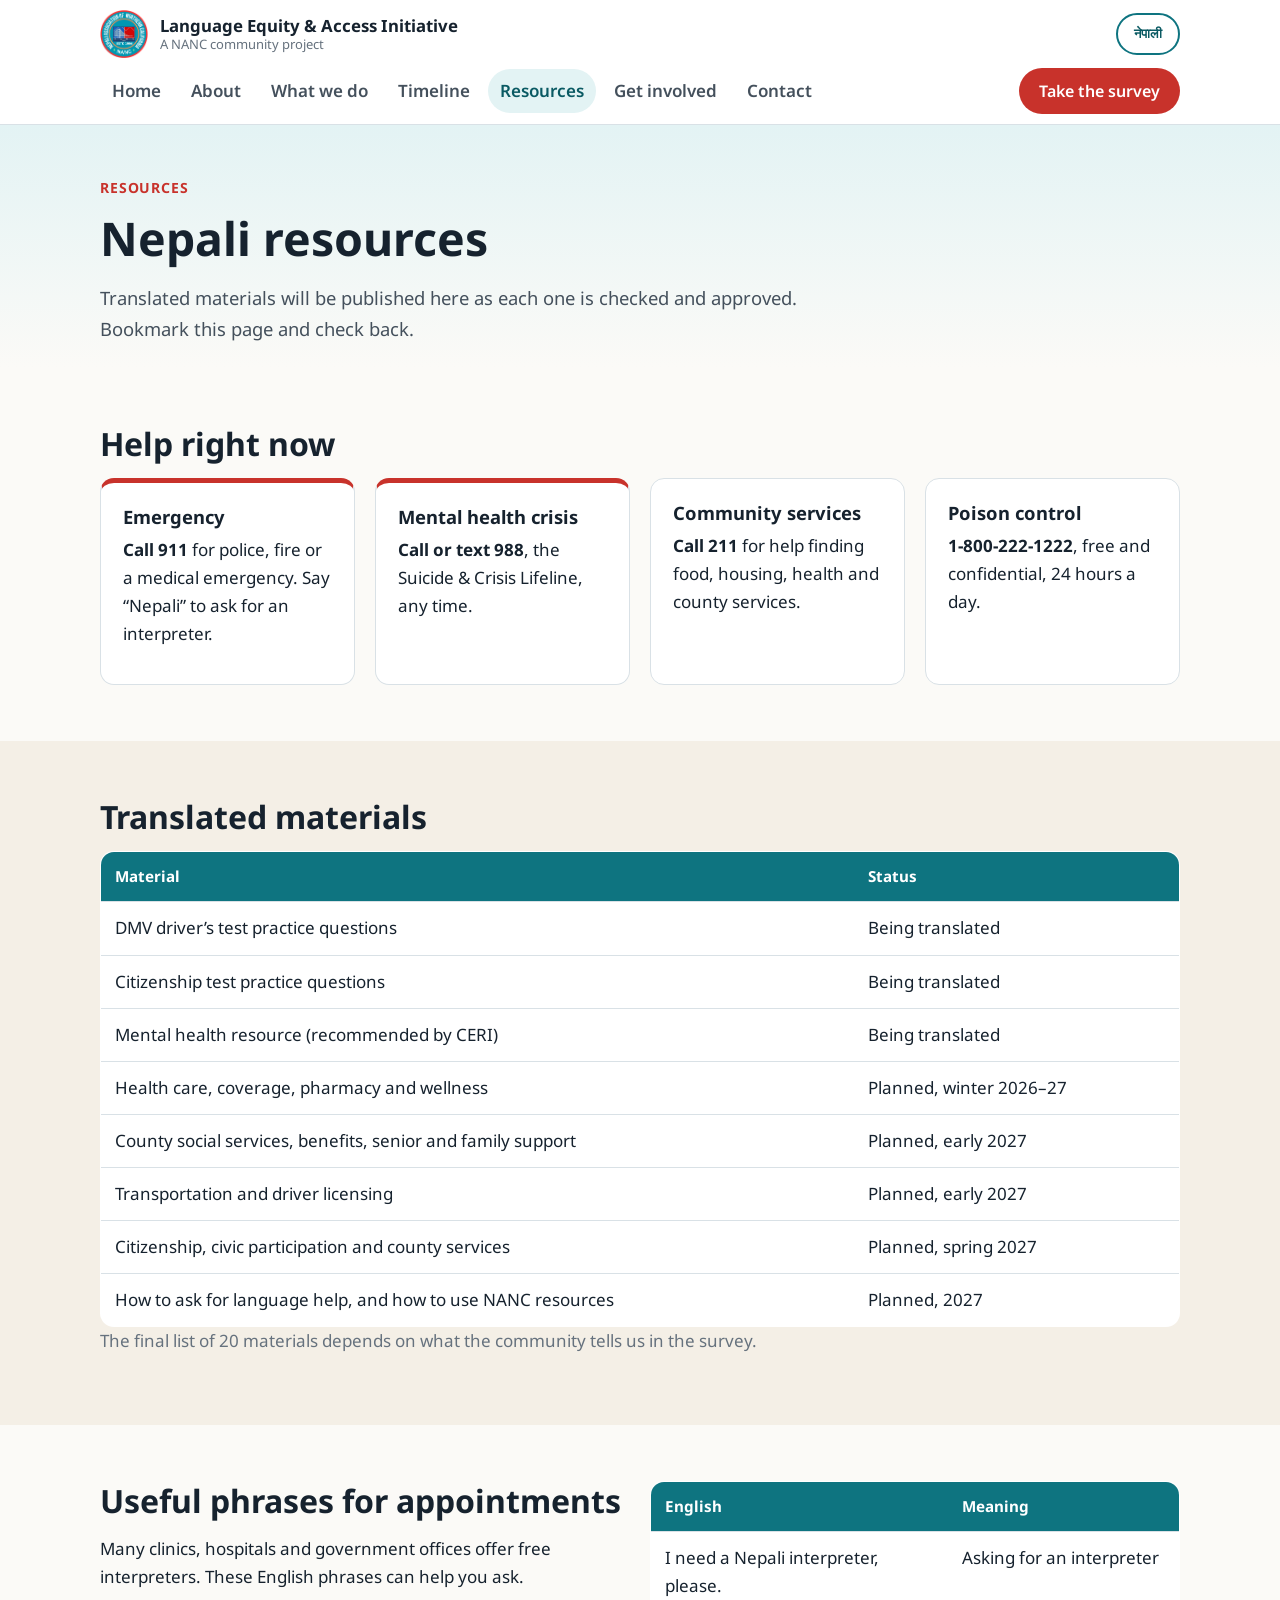
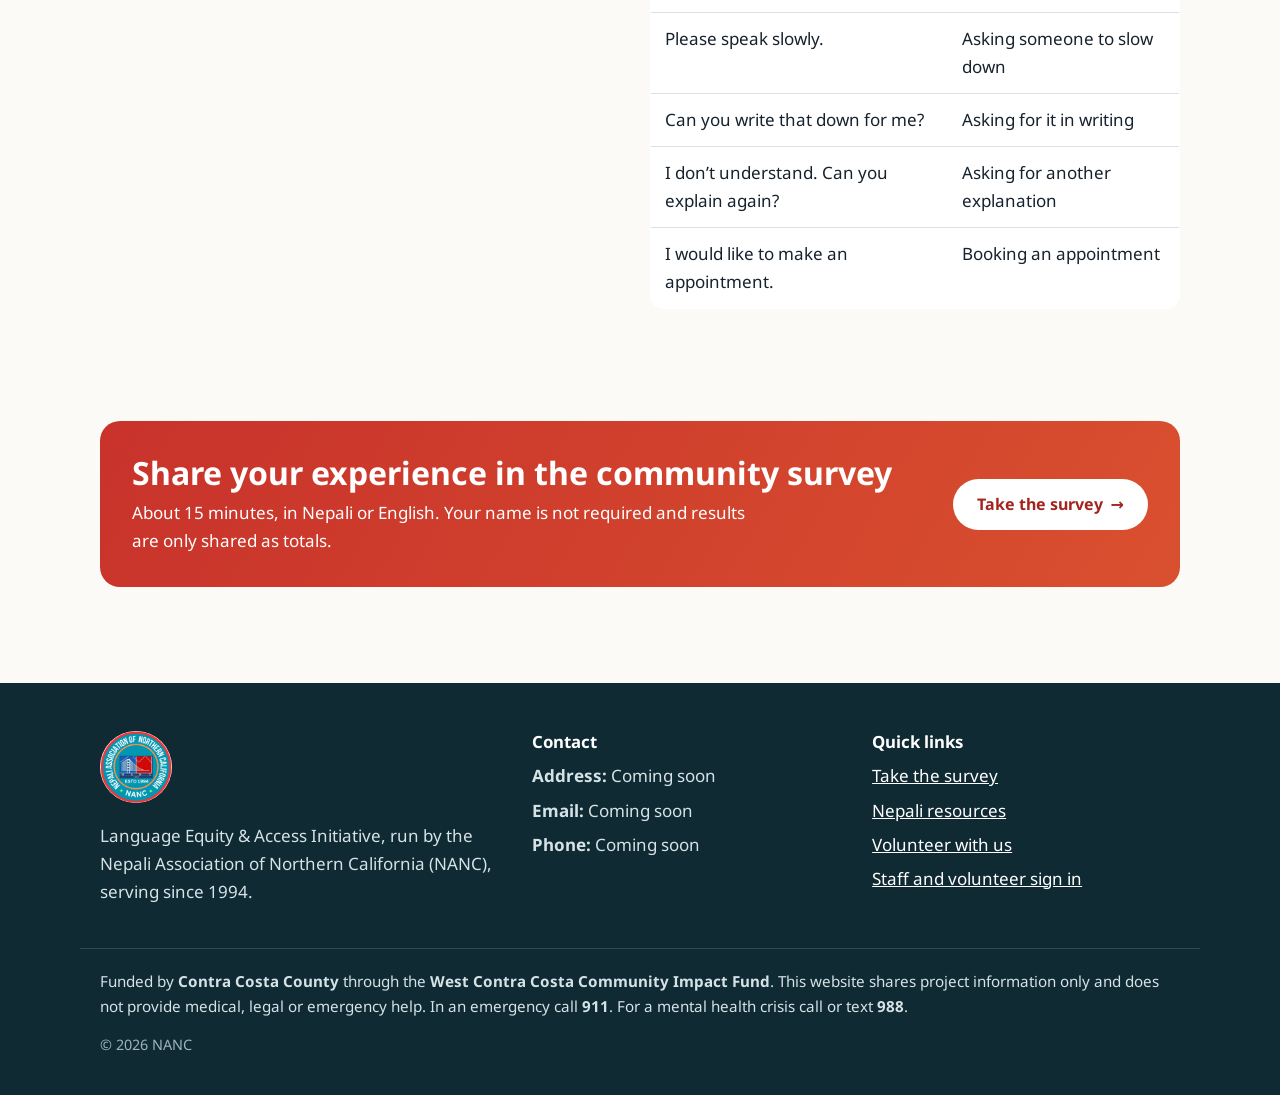
<file: app/resources.html>
<!doctype html>
<html lang="en" data-lang="en">
<head>
  <meta charset="utf-8">
  <meta name="viewport" content="width=device-width, initial-scale=1">
  <title>Resources · NANC Language Equity &amp; Access</title>
  <meta name="title-en" content="Resources · NANC Language Equity &amp; Access">
  <meta name="title-ne" content="स्रोत सामग्री · NANC भाषिक समानता तथा पहुँच">
  <meta name="description" content="Nepali translated materials, help lines and useful English phrases.">
  <meta name="theme-color" content="#0e7480">
  <link rel="icon" href="NANC_Logo.png">
  <link rel="preconnect" href="https://fonts.googleapis.com">
  <link rel="preconnect" href="https://fonts.gstatic.com" crossorigin>
  <link href="https://fonts.googleapis.com/css2?family=Noto+Sans+Devanagari:wght@400;600;700&family=Noto+Sans:wght@400;600;700&display=swap" rel="stylesheet">
  <link rel="stylesheet" href="site.css">
</head>
<body>
  <header id="site-header">
    <noscript><nav class="site-nav"><ul><li><a href="index.html">Home</a></li><li><a href="about.html">About</a></li><li><a href="activities.html">What we do</a></li><li><a href="timeline.html">Timeline</a></li><li><a href="resources.html">Resources</a></li><li><a href="get-involved.html">Get involved</a></li><li><a href="contact.html">Contact</a></li><li><a href="survey.html">Take the survey</a></li></ul></nav></noscript>
  </header>
  <main id="main">
    <section class="page-head"><div class="wrap">
      <span class="eyebrow"><span lang="en">Resources</span><span lang="ne">स्रोत सामग्री</span></span>
      <h1><span lang="en">Nepali resources</span><span lang="ne">नेपाली स्रोत सामग्री</span></h1>
      <p lang="en" class="lead">Translated materials will be published here as each one is checked and approved. Bookmark this page and check back.</p><p lang="ne" class="lead">हरेक अनुवाद जाँच र स्वीकृत भएपछि यहाँ प्रकाशित गरिनेछ। यो पृष्ठ सुरक्षित राख्नुहोस् र पछि फेरि हेर्नुहोस्।</p>
    </div></section>
    <section class="section"><div class="wrap">
      <h2><span lang="en">Help right now</span><span lang="ne">तत्काल सहयोग</span></h2>
      <div class="grid grid-4">
        <div class="card accent"><h3><span lang="en">Emergency</span><span lang="ne">आपत्कालीन</span></h3><p lang="en"><strong>Call 911</strong> for police, fire or a medical emergency. Say “Nepali” to ask for an interpreter.</p><p lang="ne">प्रहरी, दमकल वा स्वास्थ्य आपत्कालका लागि <strong>९११</strong> मा फोन गर्नुहोस्। दोभाषे माग्न “Nepali” भन्नुहोस्।</p></div>
        <div class="card accent"><h3><span lang="en">Mental health crisis</span><span lang="ne">मानसिक स्वास्थ्य संकट</span></h3><p lang="en"><strong>Call or text 988</strong>, the Suicide &amp; Crisis Lifeline, any time.</p><p lang="ne">जुनसुकै बेला <strong>९८८</strong> (Suicide &amp; Crisis Lifeline) मा फोन वा सन्देश पठाउनुहोस्।</p></div>
        <div class="card"><h3><span lang="en">Community services</span><span lang="ne">सामुदायिक सेवा</span></h3><p lang="en"><strong>Call 211</strong> for help finding food, housing, health and county services.</p><p lang="ne">खाना, आवास, स्वास्थ्य र काउन्टी सेवा खोज्न <strong>२११</strong> मा फोन गर्नुहोस्।</p></div>
        <div class="card"><h3><span lang="en">Poison control</span><span lang="ne">विष नियन्त्रण</span></h3><p lang="en"><strong>1-800-222-1222</strong>, free and confidential, 24 hours a day.</p><p lang="ne"><strong>1-800-222-1222</strong>, निःशुल्क र गोप्य, २४ घण्टा।</p></div>
      </div>
    </div></section>

    <section class="section alt"><div class="wrap">
      <h2><span lang="en">Translated materials</span><span lang="ne">अनुवादित सामग्री</span></h2>
      <div class="table-wrap"><table class="data">
        <thead><tr><th><span lang="en">Material</span><span lang="ne">सामग्री</span></th><th><span lang="en">Status</span><span lang="ne">अवस्था</span></th></tr></thead>
        <tbody>
          <tr><td><span lang="en">DMV driver’s test practice questions</span><span lang="ne">DMV सवारी चालक परीक्षा अभ्यास प्रश्न</span></td><td><span lang="en">Being translated</span><span lang="ne">अनुवाद हुँदै</span></td></tr>
          <tr><td><span lang="en">Citizenship test practice questions</span><span lang="ne">नागरिकता परीक्षा अभ्यास प्रश्न</span></td><td><span lang="en">Being translated</span><span lang="ne">अनुवाद हुँदै</span></td></tr>
          <tr><td><span lang="en">Mental health resource (recommended by CERI)</span><span lang="ne">मानसिक स्वास्थ्य सामग्री (CERI द्वारा सिफारिस)</span></td><td><span lang="en">Being translated</span><span lang="ne">अनुवाद हुँदै</span></td></tr>
          <tr><td><span lang="en">Health care, coverage, pharmacy and wellness</span><span lang="ne">स्वास्थ्य सेवा, बीमा, औषधि पसल र स्वास्थ्य</span></td><td><span lang="en">Planned, winter 2026–27</span><span lang="ne">योजनामा, हिउँद २०२६–२७</span></td></tr>
          <tr><td><span lang="en">County social services, benefits, senior and family support</span><span lang="ne">काउन्टी सामाजिक सेवा, सुविधा, ज्येष्ठ नागरिक र पारिवारिक सहयोग</span></td><td><span lang="en">Planned, early 2027</span><span lang="ne">योजनामा, २०२७ को सुरुमा</span></td></tr>
          <tr><td><span lang="en">Transportation and driver licensing</span><span lang="ne">यातायात र सवारी चालक अनुमतिपत्र</span></td><td><span lang="en">Planned, early 2027</span><span lang="ne">योजनामा, २०२७ को सुरुमा</span></td></tr>
          <tr><td><span lang="en">Citizenship, civic participation and county services</span><span lang="ne">नागरिकता, नागरिक सहभागिता र काउन्टी सेवा</span></td><td><span lang="en">Planned, spring 2027</span><span lang="ne">योजनामा, वसन्त २०२७</span></td></tr>
          <tr><td><span lang="en">How to ask for language help, and how to use NANC resources</span><span lang="ne">भाषा सहयोग कसरी माग्ने, र NANC का सामग्री कसरी प्रयोग गर्ने</span></td><td><span lang="en">Planned, 2027</span><span lang="ne">योजनामा, २०२७</span></td></tr>
        </tbody>
      </table></div>
      <p lang="en" class="muted">The final list of 20 materials depends on what the community tells us in the survey.</p><p lang="ne" class="muted">२० सामग्रीको अन्तिम सूची सर्वेक्षणमा समुदायले दिने जवाफमा निर्भर हुन्छ।</p>
    </div></section>

    <section class="section"><div class="wrap grid grid-2">
      <div>
        <h2><span lang="en">Useful phrases for appointments</span><span lang="ne">अपोइन्टमेन्टका लागि उपयोगी वाक्य</span></h2>
        <p lang="en">Many clinics, hospitals and government offices offer free interpreters. These English phrases can help you ask.</p><p lang="ne">धेरै क्लिनिक, अस्पताल र सरकारी कार्यालयले निःशुल्क दोभाषे उपलब्ध गराउँछन्। सहयोग माग्न यी अंग्रेजी वाक्यहरू काम लाग्छन्।</p>
      </div>
      <div class="table-wrap"><table class="data">
        <thead><tr><th>English</th><th><span lang="en">Meaning</span><span lang="ne">अर्थ</span></th></tr></thead>
        <tbody>
          <tr><td>I need a Nepali interpreter, please.</td><td><span lang="en">Asking for an interpreter</span><span lang="ne">मलाई नेपाली दोभाषे चाहियो।</span></td></tr>
          <tr><td>Please speak slowly.</td><td><span lang="en">Asking someone to slow down</span><span lang="ne">कृपया बिस्तारै बोल्नुहोस्।</span></td></tr>
          <tr><td>Can you write that down for me?</td><td><span lang="en">Asking for it in writing</span><span lang="ne">कृपया लेखेर दिन सक्नुहुन्छ?</span></td></tr>
          <tr><td>I don’t understand. Can you explain again?</td><td><span lang="en">Asking for another explanation</span><span lang="ne">मैले बुझिनँ। फेरि बुझाउन सक्नुहुन्छ?</span></td></tr>
          <tr><td>I would like to make an appointment.</td><td><span lang="en">Booking an appointment</span><span lang="ne">म अपोइन्टमेन्ट लिन चाहन्छु।</span></td></tr>
        </tbody>
      </table></div>
    </div></section>
    <section class="section"><div class="wrap">
      <div class="cta-band">
        <div>
          <h2><span lang="en">Share your experience in the community survey</span><span lang="ne">सामुदायिक सर्वेक्षणमा आफ्नो अनुभव बताउनुहोस्</span></h2>
          <p lang="en">About 15 minutes, in Nepali or English. Your name is not required and results are only shared as totals.</p><p lang="ne">करिब १५ मिनेट, नेपाली वा अंग्रेजीमा। नाम दिनु अनिवार्य छैन र नतिजा समग्र रूपमा मात्र प्रस्तुत गरिन्छ।</p>
        </div>
        <a class="btn" href="survey.html"><span lang="en">Take the survey</span><span lang="ne">सर्वेक्षणमा भाग लिनुहोस्</span> →</a>
      </div>
    </div></section>
  </main>
  <footer id="site-footer"></footer>
  <script src="site.js"></script>
</body>
</html>
</file>
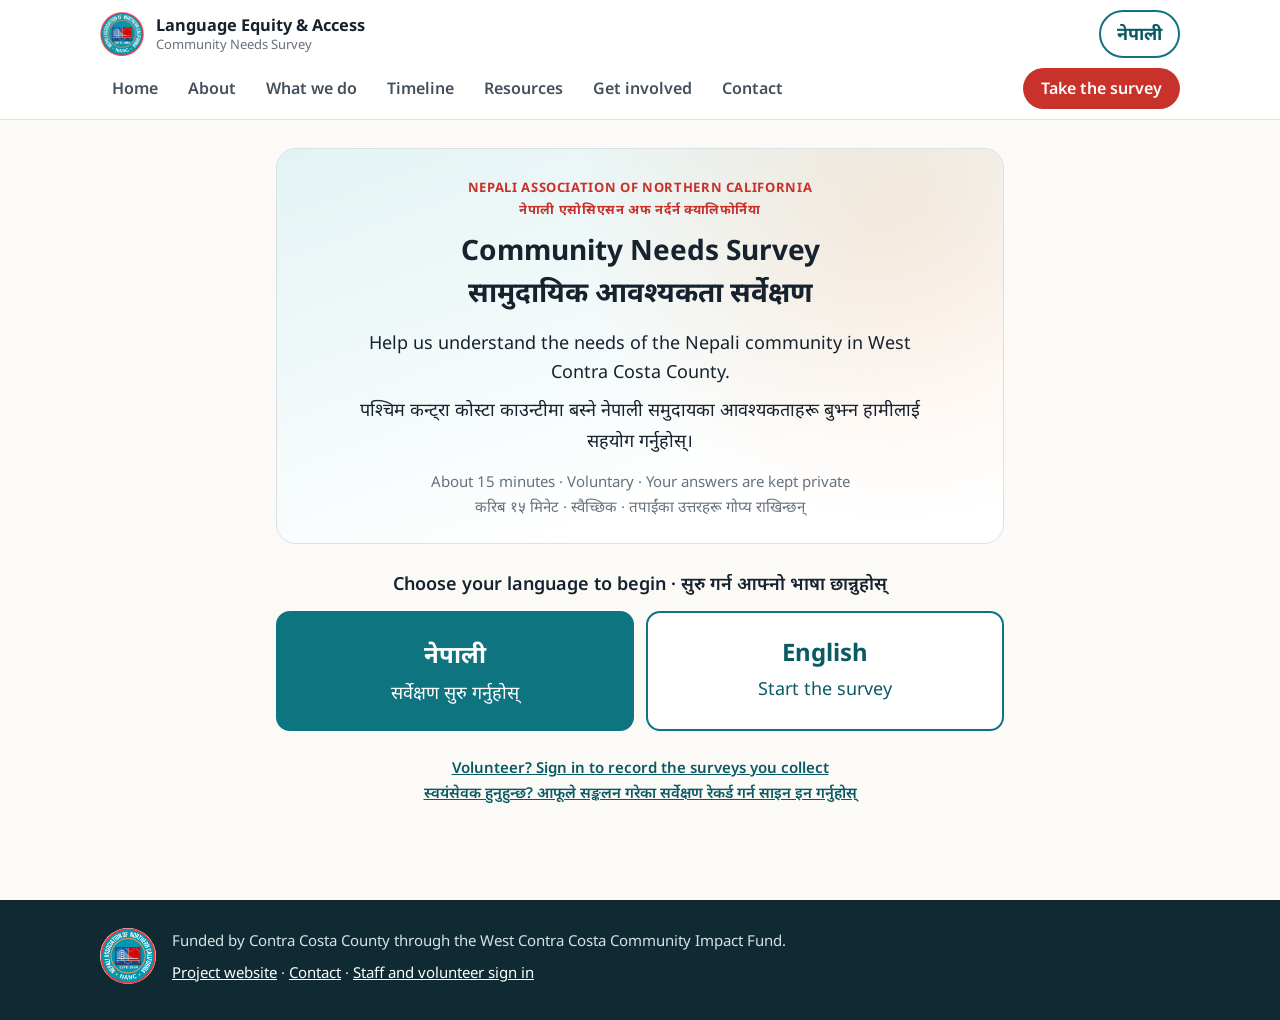
<file: app/survey.html>
<!doctype html>
<html lang="en">
<head>
  <meta charset="utf-8">
  <meta name="viewport" content="width=device-width, initial-scale=1, viewport-fit=cover">
  <meta name="theme-color" content="#1d4f91">
  <meta name="description" content="NANC community needs survey in English and Nepali">
  <title>Community Needs Survey · NANC</title>
  <link rel="manifest" href="manifest.webmanifest">
  <link rel="preconnect" href="https://fonts.googleapis.com">
  <link rel="preconnect" href="https://fonts.gstatic.com" crossorigin>
  <link href="https://fonts.googleapis.com/css2?family=Noto+Sans+Devanagari:wght@400;600;700&family=Noto+Sans:wght@400;600;700&display=swap" rel="stylesheet">
  <link rel="stylesheet" href="styles.css">
</head>
<body>
  <div id="app"><noscript>Please turn on JavaScript to take this survey. कृपया यो सर्वेक्षण भर्न JavaScript सक्रिय गर्नुहोस्।</noscript></div>
  <script src="config.js"></script>
  <script src="survey-data.js"></script>
  <script src="app.js"></script>
</body>
</html>
</file>
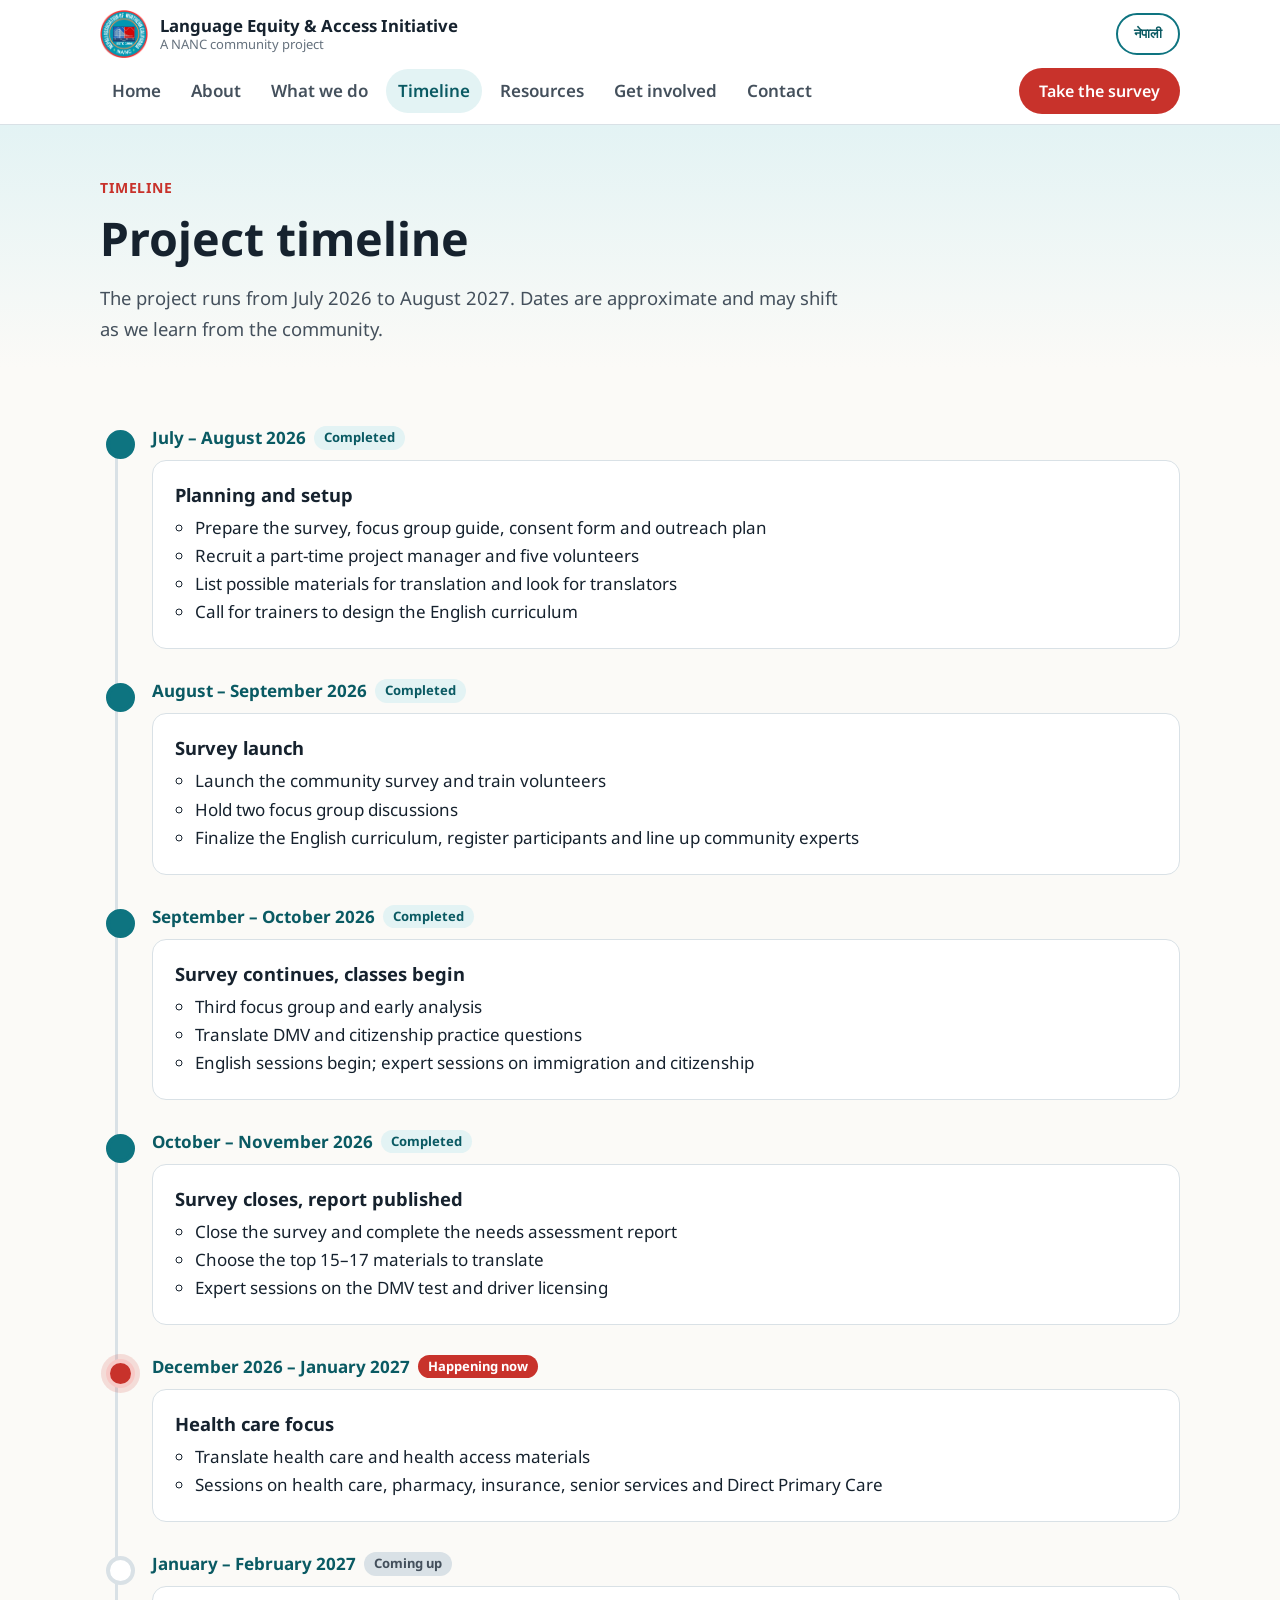
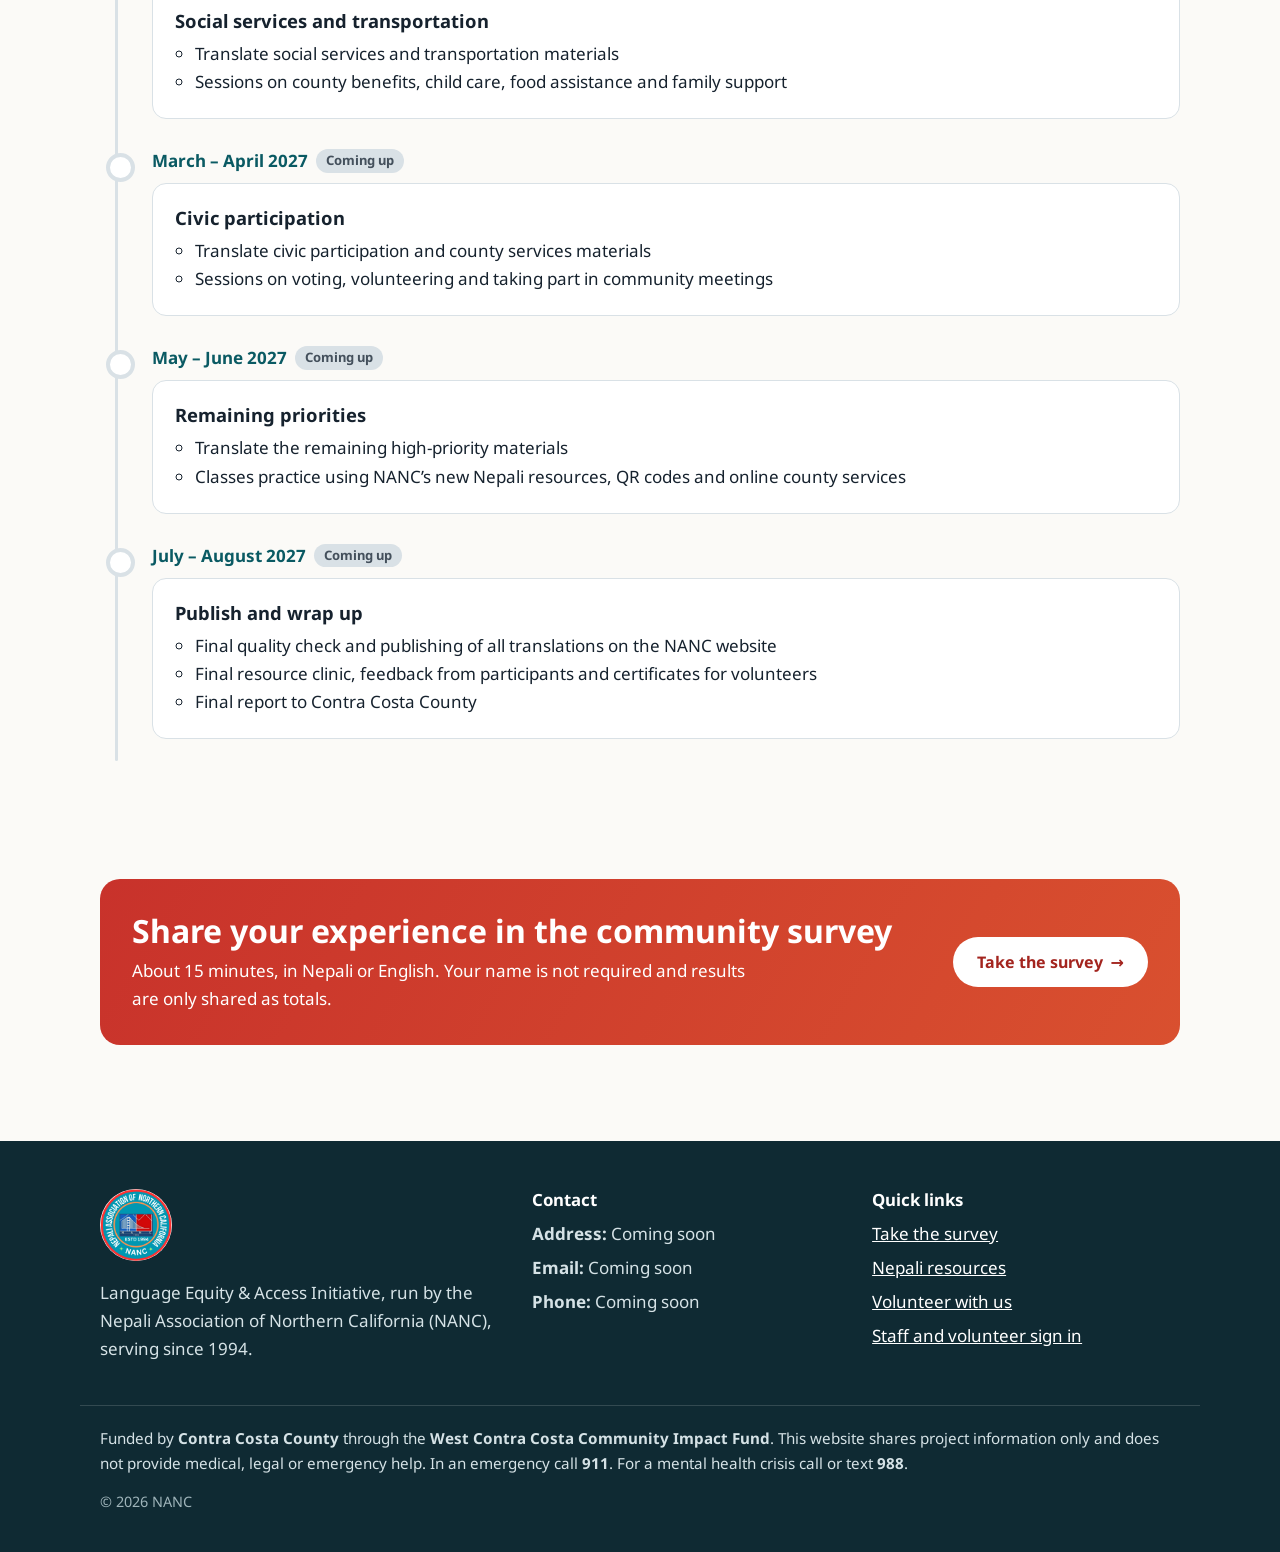
<file: app/timeline.html>
<!doctype html>
<html lang="en" data-lang="en">
<head>
  <meta charset="utf-8">
  <meta name="viewport" content="width=device-width, initial-scale=1">
  <title>Timeline · NANC Language Equity &amp; Access</title>
  <meta name="title-en" content="Timeline · NANC Language Equity &amp; Access">
  <meta name="title-ne" content="समयरेखा · NANC भाषिक समानता तथा पहुँच">
  <meta name="description" content="Month-by-month timeline of the NANC Language Equity & Access Project, July 2026 to August 2027.">
  <meta name="theme-color" content="#0e7480">
  <link rel="icon" href="NANC_Logo.png">
  <link rel="preconnect" href="https://fonts.googleapis.com">
  <link rel="preconnect" href="https://fonts.gstatic.com" crossorigin>
  <link href="https://fonts.googleapis.com/css2?family=Noto+Sans+Devanagari:wght@400;600;700&family=Noto+Sans:wght@400;600;700&display=swap" rel="stylesheet">
  <link rel="stylesheet" href="site.css">
</head>
<body>
  <header id="site-header">
    <noscript><nav class="site-nav"><ul><li><a href="index.html">Home</a></li><li><a href="about.html">About</a></li><li><a href="activities.html">What we do</a></li><li><a href="timeline.html">Timeline</a></li><li><a href="resources.html">Resources</a></li><li><a href="get-involved.html">Get involved</a></li><li><a href="contact.html">Contact</a></li><li><a href="survey.html">Take the survey</a></li></ul></nav></noscript>
  </header>
  <main id="main">
    <section class="page-head"><div class="wrap">
      <span class="eyebrow"><span lang="en">Timeline</span><span lang="ne">समयरेखा</span></span>
      <h1><span lang="en">Project timeline</span><span lang="ne">परियोजना समयरेखा</span></h1>
      <p lang="en" class="lead">The project runs from July 2026 to August 2027. Dates are approximate and may shift as we learn from the community.</p><p lang="ne" class="lead">परियोजना जुलाई २०२६ देखि अगस्ट २०२७ सम्म सञ्चालन हुन्छ। मितिहरू अनुमानित हुन् र समुदायबाट सिकेअनुसार केही परिवर्तन हुन सक्छन्।</p>
    </div></section>
    <section class="section"><div class="wrap">
      <ol class="timeline">
        <li data-start="2026-07-01" data-end="2026-08-31">
          <span class="when"><span lang="en">July – August 2026</span><span lang="ne">जुलाई – अगस्ट २०२६</span></span><span class="status"></span>
          <div class="card"><h3><span lang="en">Planning and setup</span><span lang="ne">योजना र तयारी</span></h3><ul><li><span lang="en">Prepare the survey, focus group guide, consent form and outreach plan</span><span lang="ne">सर्वेक्षण, केन्द्रित समूह निर्देशिका, सहमति फाराम र जनसम्पर्क योजना तयार</span></li><li><span lang="en">Recruit a part-time project manager and five volunteers</span><span lang="ne">आंशिक समयका परियोजना व्यवस्थापक र पाँच स्वयंसेवक भर्ना</span></li><li><span lang="en">List possible materials for translation and look for translators</span><span lang="ne">अनुवादका लागि सम्भावित सामग्रीको सूची र अनुवादकको खोजी</span></li><li><span lang="en">Call for trainers to design the English curriculum</span><span lang="ne">अंग्रेजी पाठ्यक्रम तयार गर्न प्रशिक्षकको आह्वान</span></li></ul></div>
        </li>
        <li data-start="2026-08-01" data-end="2026-09-30">
          <span class="when"><span lang="en">August – September 2026</span><span lang="ne">अगस्ट – सेप्टेम्बर २०२६</span></span><span class="status"></span>
          <div class="card"><h3><span lang="en">Survey launch</span><span lang="ne">सर्वेक्षण सुरु</span></h3><ul><li><span lang="en">Launch the community survey and train volunteers</span><span lang="ne">सामुदायिक सर्वेक्षण सुरु र स्वयंसेवक प्रशिक्षण</span></li><li><span lang="en">Hold two focus group discussions</span><span lang="ne">दुई केन्द्रित समूह छलफल</span></li><li><span lang="en">Finalize the English curriculum, register participants and line up community experts</span><span lang="ne">अंग्रेजी पाठ्यक्रम अन्तिम, सहभागी दर्ता र सामुदायिक विज्ञहरूको व्यवस्था</span></li></ul></div>
        </li>
        <li data-start="2026-09-01" data-end="2026-10-31">
          <span class="when"><span lang="en">September – October 2026</span><span lang="ne">सेप्टेम्बर – अक्टोबर २०२६</span></span><span class="status"></span>
          <div class="card"><h3><span lang="en">Survey continues, classes begin</span><span lang="ne">सर्वेक्षण जारी, कक्षा सुरु</span></h3><ul><li><span lang="en">Third focus group and early analysis</span><span lang="ne">तेस्रो केन्द्रित समूह छलफल र प्रारम्भिक विश्लेषण</span></li><li><span lang="en">Translate DMV and citizenship practice questions</span><span lang="ne">DMV र नागरिकता अभ्यास प्रश्नको अनुवाद</span></li><li><span lang="en">English sessions begin; expert sessions on immigration and citizenship</span><span lang="ne">अंग्रेजी सत्र सुरु; आप्रवासन र नागरिकताबारे विज्ञ सत्र</span></li></ul></div>
        </li>
        <li data-start="2026-10-01" data-end="2026-11-30">
          <span class="when"><span lang="en">October – November 2026</span><span lang="ne">अक्टोबर – नोभेम्बर २०२६</span></span><span class="status"></span>
          <div class="card"><h3><span lang="en">Survey closes, report published</span><span lang="ne">सर्वेक्षण समापन, प्रतिवेदन प्रकाशन</span></h3><ul><li><span lang="en">Close the survey and complete the needs assessment report</span><span lang="ne">सर्वेक्षण बन्द र आवश्यकता मूल्याङ्कन प्रतिवेदन तयार</span></li><li><span lang="en">Choose the top 15–17 materials to translate</span><span lang="ne">अनुवादका लागि मुख्य १५–१७ सामग्री छनोट</span></li><li><span lang="en">Expert sessions on the DMV test and driver licensing</span><span lang="ne">DMV परीक्षा र सवारी चालक अनुमतिपत्रबारे विज्ञ सत्र</span></li></ul></div>
        </li>
        <li data-start="2026-12-01" data-end="2027-01-31">
          <span class="when"><span lang="en">December 2026 – January 2027</span><span lang="ne">डिसेम्बर २०२६ – जनवरी २०२७</span></span><span class="status"></span>
          <div class="card"><h3><span lang="en">Health care focus</span><span lang="ne">स्वास्थ्य सेवामा केन्द्रित</span></h3><ul><li><span lang="en">Translate health care and health access materials</span><span lang="ne">स्वास्थ्य सेवा र पहुँचसम्बन्धी सामग्रीको अनुवाद</span></li><li><span lang="en">Sessions on health care, pharmacy, insurance, senior services and Direct Primary Care</span><span lang="ne">स्वास्थ्य सेवा, औषधि पसल, बीमा, ज्येष्ठ नागरिक सेवा र Direct Primary Care बारे सत्र</span></li></ul></div>
        </li>
        <li data-start="2027-01-01" data-end="2027-02-28">
          <span class="when"><span lang="en">January – February 2027</span><span lang="ne">जनवरी – फेब्रुअरी २०२७</span></span><span class="status"></span>
          <div class="card"><h3><span lang="en">Social services and transportation</span><span lang="ne">सामाजिक सेवा र यातायात</span></h3><ul><li><span lang="en">Translate social services and transportation materials</span><span lang="ne">सामाजिक सेवा र यातायातसम्बन्धी सामग्रीको अनुवाद</span></li><li><span lang="en">Sessions on county benefits, child care, food assistance and family support</span><span lang="ne">काउन्टी सुविधा, बाल हेरचाह, खाद्य सहायता र पारिवारिक सहयोगबारे सत्र</span></li></ul></div>
        </li>
        <li data-start="2027-03-01" data-end="2027-04-30">
          <span class="when"><span lang="en">March – April 2027</span><span lang="ne">मार्च – अप्रिल २०२७</span></span><span class="status"></span>
          <div class="card"><h3><span lang="en">Civic participation</span><span lang="ne">नागरिक सहभागिता</span></h3><ul><li><span lang="en">Translate civic participation and county services materials</span><span lang="ne">नागरिक सहभागिता र काउन्टी सेवासम्बन्धी सामग्रीको अनुवाद</span></li><li><span lang="en">Sessions on voting, volunteering and taking part in community meetings</span><span lang="ne">मतदान, स्वयंसेवा र सामुदायिक बैठकमा सहभागिताबारे सत्र</span></li></ul></div>
        </li>
        <li data-start="2027-05-01" data-end="2027-06-30">
          <span class="when"><span lang="en">May – June 2027</span><span lang="ne">मे – जुन २०२७</span></span><span class="status"></span>
          <div class="card"><h3><span lang="en">Remaining priorities</span><span lang="ne">बाँकी प्राथमिकता</span></h3><ul><li><span lang="en">Translate the remaining high-priority materials</span><span lang="ne">बाँकी उच्च प्राथमिकताका सामग्रीको अनुवाद</span></li><li><span lang="en">Classes practice using NANC’s new Nepali resources, QR codes and online county services</span><span lang="ne">कक्षामा NANC का नयाँ नेपाली सामग्री, QR कोड र अनलाइन काउन्टी सेवा प्रयोगको अभ्यास</span></li></ul></div>
        </li>
        <li data-start="2027-07-01" data-end="2027-08-31">
          <span class="when"><span lang="en">July – August 2027</span><span lang="ne">जुलाई – अगस्ट २०२७</span></span><span class="status"></span>
          <div class="card"><h3><span lang="en">Publish and wrap up</span><span lang="ne">प्रकाशन र समापन</span></h3><ul><li><span lang="en">Final quality check and publishing of all translations on the NANC website</span><span lang="ne">अन्तिम गुणस्तर जाँच र सबै अनुवाद NANC वेबसाइटमा प्रकाशन</span></li><li><span lang="en">Final resource clinic, feedback from participants and certificates for volunteers</span><span lang="ne">अन्तिम स्रोत क्लिनिक, सहभागीको प्रतिक्रिया र स्वयंसेवकलाई प्रमाणपत्र</span></li><li><span lang="en">Final report to Contra Costa County</span><span lang="ne">कन्ट्रा कोस्टा काउन्टीलाई अन्तिम प्रतिवेदन</span></li></ul></div>
        </li>
      </ol>
    </div></section>
    <section class="section"><div class="wrap">
      <div class="cta-band">
        <div>
          <h2><span lang="en">Share your experience in the community survey</span><span lang="ne">सामुदायिक सर्वेक्षणमा आफ्नो अनुभव बताउनुहोस्</span></h2>
          <p lang="en">About 15 minutes, in Nepali or English. Your name is not required and results are only shared as totals.</p><p lang="ne">करिब १५ मिनेट, नेपाली वा अंग्रेजीमा। नाम दिनु अनिवार्य छैन र नतिजा समग्र रूपमा मात्र प्रस्तुत गरिन्छ।</p>
        </div>
        <a class="btn" href="survey.html"><span lang="en">Take the survey</span><span lang="ne">सर्वेक्षणमा भाग लिनुहोस्</span> →</a>
      </div>
    </div></section>
  </main>
  <footer id="site-footer"></footer>
  <script src="site.js"></script>
</body>
</html>
</file>
<file: app/site.css>
/* NANC Language Equity & Access Project: public website. Colors follow the NANC logo. */
:root {
  --teal: #0e7480;
  --teal-dark: #0a5a63;
  --teal-soft: #e3f3f4;
  --red: #c8322b;
  --red-dark: #a3241e;
  --blue: #1f4f9a;
  --orange: #f08a3c;
  --ink: #16222e;
  --ink-2: #44505c;
  --muted: #66727e;
  --line: #d9e1e6;
  --page: #fbfaf7;
  --surface: #ffffff;
  --sand: #f4efe6;
  --radius: 14px;
  --max: 1120px;
  --font: "Noto Sans", "Noto Sans Devanagari", system-ui, -apple-system, "Segoe UI", sans-serif;
}

/* Show only the chosen language. English shows when JavaScript is off. */
html[data-lang="en"] body [lang="ne"],
html[data-lang="ne"] body [lang="en"] { display: none !important; }
html[data-lang="ne"] body { line-height: 1.8; }

* { box-sizing: border-box; }
html { scroll-behavior: smooth; }
body { margin: 0; background: var(--page); color: var(--ink); font-family: var(--font); font-size: 17px; line-height: 1.65; }
img { max-width: 100%; height: auto; }
a { color: var(--teal-dark); }
a:hover { color: var(--red-dark); }
:focus-visible { outline: 3px solid var(--orange); outline-offset: 2px; }
h1, h2, h3 { line-height: 1.25; color: var(--ink); }
h1 { font-size: clamp(1.9rem, 4.5vw, 2.9rem); margin: 0 0 16px; }
h2 { font-size: clamp(1.45rem, 3vw, 2rem); margin: 0 0 14px; }
h3 { font-size: 1.15rem; margin: 0 0 8px; }
p { margin: 0 0 14px; }
.sr-only { position: absolute; width: 1px; height: 1px; overflow: hidden; clip: rect(0 0 0 0); white-space: nowrap; }
.skip { position: absolute; left: -9999px; top: 8px; background: var(--ink); color: #fff; padding: 8px 12px; border-radius: 8px; z-index: 50; }
.skip:focus { left: 8px; }
.wrap { max-width: var(--max); margin: 0 auto; padding: 0 20px; }
.muted { color: var(--muted); }
.lead { font-size: 1.15rem; color: var(--ink-2); max-width: 760px; }
.eyebrow { display: inline-block; font-size: 14px; font-weight: 700; letter-spacing: .06em; text-transform: uppercase; color: var(--red); margin-bottom: 10px; }

/* ---------- buttons ---------- */
.btn { display: inline-flex; align-items: center; justify-content: center; gap: 8px; min-height: 48px; padding: 10px 22px; border-radius: 999px; font-weight: 700; text-decoration: none; border: 2px solid transparent; cursor: pointer; font-size: 1rem; }
.btn-accent { background: var(--red); color: #fff; }
.btn-accent:hover { background: var(--red-dark); color: #fff; }
.btn-primary { background: var(--teal); color: #fff; }
.btn-primary:hover { background: var(--teal-dark); color: #fff; }
.btn-ghost { background: transparent; color: var(--teal-dark); border-color: var(--teal); }
.btn-ghost:hover { background: var(--teal-soft); }
.btn-row { display: flex; flex-wrap: wrap; gap: 12px; }

/* ---------- header ---------- */
#site-header { position: sticky; top: 0; z-index: 20; background: rgba(255,255,255,.97); border-bottom: 1px solid var(--line); backdrop-filter: blur(6px); }
.bar { max-width: var(--max); margin: 0 auto; padding: 10px 20px; display: flex; align-items: center; justify-content: space-between; gap: 12px; }
.brand { display: flex; align-items: center; gap: 12px; text-decoration: none; color: var(--ink); min-width: 0; }
.brand img { width: 48px; height: 48px; flex: none; }
.brand-text { display: flex; flex-direction: column; line-height: 1.25; min-width: 0; }
.brand-text strong { font-size: 1.05rem; }
.brand-text > span { font-size: 13px; color: var(--muted); }
.bar-actions { display: flex; align-items: center; gap: 8px; }
.lang-toggle { min-height: 42px; padding: 6px 16px; border-radius: 999px; border: 2px solid var(--teal); background: #fff; color: var(--teal-dark); font-weight: 700; cursor: pointer; }
.lang-toggle:hover { background: var(--teal-soft); }
.menu-toggle { display: none; width: 44px; height: 44px; border-radius: 10px; border: 1px solid var(--line); background: #fff; font-size: 20px; cursor: pointer; }
.site-nav { max-width: var(--max); margin: 0 auto; padding: 0 20px 10px; }
.site-nav ul { list-style: none; margin: 0; padding: 0; display: flex; flex-wrap: wrap; align-items: center; gap: 4px 6px; }
.site-nav a { display: block; padding: 8px 12px; border-radius: 999px; text-decoration: none; color: var(--ink-2); font-weight: 600; }
.site-nav a:hover { background: var(--teal-soft); color: var(--teal-dark); }
.site-nav a[aria-current="page"] { background: var(--teal-soft); color: var(--teal-dark); }
.site-nav .nav-cta { margin-left: auto; }
.site-nav .nav-cta a { color: #fff; padding: 8px 18px; min-height: 42px; }
@media (max-width: 900px) {
  .menu-toggle { display: inline-grid; place-items: center; }
  .site-nav { display: none; padding-bottom: 14px; }
  body.nav-open .site-nav { display: block; }
  .site-nav ul { flex-direction: column; align-items: stretch; }
  .site-nav a { padding: 12px 14px; border-radius: 10px; }
  .site-nav .nav-cta { margin: 8px 0 0; }
  .site-nav .nav-cta a { width: 100%; }
}
@media (max-width: 420px) { .brand-text > span { display: none; } .brand img { width: 40px; height: 40px; } }

/* ---------- sections ---------- */
main { display: block; }
.section { padding: 56px 0; }
.section.alt { background: var(--sand); }
.section.teal { background: var(--teal); color: #fff; }
.section.teal h2, .section.teal h3, .section.teal a { color: #fff; }
.page-head { padding: 48px 0 24px; background: linear-gradient(180deg, var(--teal-soft), var(--page)); }
.page-head .lead { margin-bottom: 0; }

.hero { padding: 64px 0 56px; background: radial-gradient(circle at 85% 20%, rgba(240,138,60,.16), transparent 42%), linear-gradient(160deg, var(--teal-soft) 0%, var(--page) 70%); }
.hero-grid { display: grid; grid-template-columns: 1.4fr 1fr; gap: 40px; align-items: center; }
.hero-card { background: #fff; border: 1px solid var(--line); border-radius: 20px; padding: 24px; box-shadow: 0 10px 30px rgba(14,116,128,.10); text-align: center; }
.hero-card img { width: 160px; height: 160px; }
.hero-card p { margin: 10px 0 0; color: var(--ink-2); }
@media (max-width: 820px) { .hero-grid { grid-template-columns: 1fr; } .hero-card { display: none; } }

.grid { display: grid; gap: 20px; }
.grid-2 { grid-template-columns: repeat(auto-fit, minmax(300px, 1fr)); }
.grid-3 { grid-template-columns: repeat(auto-fit, minmax(250px, 1fr)); }
.grid-4 { grid-template-columns: repeat(auto-fit, minmax(210px, 1fr)); }
.card { background: var(--surface); border: 1px solid var(--line); border-radius: var(--radius); padding: 22px; }
.card h3 { margin-top: 0; }
.card p:last-child { margin-bottom: 0; }
.card .num { display: inline-grid; place-items: center; width: 36px; height: 36px; border-radius: 50%; background: var(--teal); color: #fff; font-weight: 700; margin-bottom: 10px; }
.card.link-card { text-decoration: none; color: inherit; display: block; transition: transform .15s, box-shadow .15s; }
.card.link-card:hover { transform: translateY(-2px); box-shadow: 0 8px 22px rgba(0,0,0,.08); }
.card .more { font-weight: 700; color: var(--teal-dark); }
.card.accent { border-top: 5px solid var(--red); }
.card.teal-top { border-top: 5px solid var(--teal); }

.stat { text-align: center; padding: 20px 12px; }
.stat strong { display: block; font-size: 2.2rem; line-height: 1.1; color: var(--teal-dark); }
.stat > span { display: block; color: var(--ink-2); font-size: .95rem; }
.section.teal .stat strong, .section.teal .stat > span { color: #fff; }

.tags { display: flex; flex-wrap: wrap; gap: 8px; list-style: none; padding: 0; margin: 0; }
.tags li { background: var(--teal-soft); color: var(--teal-dark); border-radius: 999px; padding: 6px 14px; font-weight: 600; font-size: .95rem; }

.checklist { list-style: none; padding: 0; margin: 0; display: grid; gap: 10px; }
.checklist li { position: relative; padding-left: 32px; }
.checklist li::before { content: "✓"; position: absolute; left: 0; top: 0; width: 22px; height: 22px; border-radius: 50%; background: var(--teal); color: #fff; font-size: 13px; font-weight: 700; display: grid; place-items: center; margin-top: 3px; }
.plain { list-style: none; padding: 0; margin: 0; display: grid; gap: 6px; }

.callout { border-left: 5px solid var(--orange); background: #fff7ef; padding: 16px 20px; border-radius: 0 var(--radius) var(--radius) 0; }
.callout.info { border-color: var(--teal); background: var(--teal-soft); }

table.data { width: 100%; border-collapse: collapse; background: #fff; border-radius: var(--radius); overflow: hidden; border: 1px solid var(--line); }
table.data th, table.data td { text-align: left; padding: 12px 14px; border-bottom: 1px solid var(--line); vertical-align: top; }
table.data th { background: var(--teal); color: #fff; font-size: .95rem; }
table.data tr:last-child td { border-bottom: 0; }
.table-wrap { overflow-x: auto; }

/* ---------- timeline ---------- */
.timeline { list-style: none; margin: 0; padding: 0; position: relative; }
.timeline::before { content: ""; position: absolute; left: 15px; top: 6px; bottom: 6px; width: 3px; background: var(--line); border-radius: 2px; }
.timeline > li { position: relative; padding: 0 0 28px 52px; }
.timeline > li::before { content: ""; position: absolute; left: 6px; top: 6px; width: 21px; height: 21px; border-radius: 50%; background: #fff; border: 4px solid var(--line); }
.timeline > li.is-done::before { background: var(--teal); border-color: var(--teal); }
.timeline > li.is-now::before { background: var(--red); border-color: #f7c9c6; box-shadow: 0 0 0 5px rgba(200,50,43,.15); }
.timeline .when { font-weight: 700; color: var(--teal-dark); }
.timeline .status { display: inline-block; margin-left: 8px; padding: 1px 10px; border-radius: 999px; font-size: 13px; font-weight: 700; background: var(--line); color: var(--ink-2); vertical-align: 2px; }
.timeline .is-now .status { background: var(--red); color: #fff; }
.timeline .is-done .status { background: var(--teal-soft); color: var(--teal-dark); }
.timeline .card { margin-top: 8px; }
.timeline ul { margin: 0; padding-left: 20px; }

/* ---------- survey banner ---------- */
.cta-band { background: linear-gradient(120deg, var(--red) 0%, #d9502f 100%); color: #fff; border-radius: 20px; padding: 32px; display: flex; flex-wrap: wrap; align-items: center; justify-content: space-between; gap: 20px; }
.cta-band h2 { color: #fff; margin-bottom: 6px; }
.cta-band p { margin: 0; max-width: 640px; }
.cta-band .btn { background: #fff; color: var(--red-dark); }
.cta-band .btn:hover { background: #fff3f2; }

/* ---------- footer ---------- */
#site-footer { background: #0f2a33; color: #d5e2e6; padding: 48px 0 24px; margin-top: 40px; }
#site-footer a { color: #fff; }
#site-footer h2 { color: #fff; font-size: 1.05rem; margin: 0 0 10px; }
.foot-grid { max-width: var(--max); margin: 0 auto; padding: 0 20px; display: grid; grid-template-columns: 1.3fr 1fr 1fr; gap: 32px; }
.foot-logo { width: 72px; height: 72px; background: #fff; border-radius: 50%; margin-bottom: 10px; }
.sponsor-line { max-width: var(--max); margin: 28px auto 0; padding: 20px 20px 0; border-top: 1px solid rgba(255,255,255,.15); font-size: .95rem; }
.copy { color: #9fb4ba; font-size: .9rem; }
@media (max-width: 820px) { .foot-grid { grid-template-columns: 1fr; } }

@media print {
  #site-header, #site-footer, .cta-band { display: none; }
  .section { padding: 16px 0; }
}
</file>
<file: app/styles.css>
/* NANC survey: simple, readable, mobile-first. */
:root {
  /* Same palette as the project website (site.css), taken from the NANC logo. */
  --bg: #fbfaf7;
  --surface: #ffffff;
  --text: #16222e;
  --muted: #66727e;
  --border: #d9e1e6;
  --primary: #0e7480;
  --primary-dark: #0a5a63;
  --primary-ink: #ffffff;
  --primary-soft: #e3f3f4;
  --accent: #c8322b;
  --accent-dark: #a3241e;
  --focus: #f08a3c;
  --danger: #b42318;
  --help-bg: #fff7ef;
  --help-border: #f0b27a;
  --radius: 14px;
  --font: "Noto Sans", "Noto Sans Devanagari", system-ui, -apple-system, "Segoe UI", Roboto, sans-serif;
}

* { box-sizing: border-box; }
html { -webkit-text-size-adjust: 100%; }
body {
  margin: 0;
  background: var(--bg);
  color: var(--text);
  font-family: var(--font);
  font-size: 18px;
  line-height: 1.6;
}
[lang="ne"], :lang(ne) { line-height: 1.75; }
[hidden] { display: none !important; }
a { color: var(--primary-dark); }
a:hover { color: var(--accent-dark); }
button, input { font: inherit; color: inherit; }
:focus-visible { outline: 3px solid var(--focus); outline-offset: 2px; }

/* ---------- top bar (matches the project website header) ---------- */
.sr-only { position: absolute; width: 1px; height: 1px; overflow: hidden; clip: rect(0 0 0 0); white-space: nowrap; }
.topbar {
  position: sticky; top: 0; z-index: 10;
  background: rgba(255, 255, 255, .97);
  border-bottom: 1px solid var(--border);
  backdrop-filter: blur(6px);
}
.topbar-inner {
  max-width: 1120px; margin: 0 auto; padding: 10px 20px;
  display: flex; align-items: center; justify-content: space-between; gap: 12px;
}
.brand { display: flex; align-items: center; gap: 12px; min-width: 0; text-decoration: none; color: var(--text); }
.brand img { width: 44px; height: 44px; flex: none; }
.brand-text { display: flex; flex-direction: column; line-height: 1.25; min-width: 0; }
.brand-text strong { font-size: 1.02rem; }
.brand-text span { font-size: 13px; color: var(--muted); white-space: nowrap; overflow: hidden; text-overflow: ellipsis; }
.bar-actions { display: flex; align-items: center; gap: 8px; flex: none; }
.lang-btn {
  flex: none; min-height: 42px; padding: 6px 16px;
  border: 2px solid var(--primary); border-radius: 999px;
  background: var(--surface); color: var(--primary-dark); font-weight: 700; cursor: pointer;
}
.lang-btn:hover { background: var(--primary-soft); }
.menu-toggle { display: none; width: 44px; height: 44px; border-radius: 10px; border: 1px solid var(--border); background: #fff; font-size: 20px; cursor: pointer; }
.site-nav { max-width: 1120px; margin: 0 auto; padding: 0 20px 10px; }
.site-nav ul { list-style: none; margin: 0; padding: 0; display: flex; flex-wrap: wrap; align-items: center; gap: 4px 6px; }
.site-nav a { display: block; padding: 8px 12px; border-radius: 999px; text-decoration: none; color: #44505c; font-weight: 600; font-size: 16px; }
.site-nav a:hover { background: var(--primary-soft); color: var(--primary-dark); }
.site-nav .nav-cta { margin-left: auto; }
.site-nav .btn-pill { background: var(--accent); color: #fff; padding: 8px 18px; }
.site-nav .btn-pill:hover { background: var(--accent-dark); color: #fff; }
@media (max-width: 900px) {
  .menu-toggle { display: inline-grid; place-items: center; }
  .site-nav { display: none; padding-bottom: 14px; }
  body.nav-open .site-nav { display: block; }
  .site-nav ul { flex-direction: column; align-items: stretch; }
  .site-nav a { padding: 12px 14px; border-radius: 10px; }
  .site-nav .nav-cta { margin: 8px 0 0; }
  .site-nav .btn-pill { text-align: center; }
}
@media (max-width: 420px) {
  .brand-text span { display: none; }
  .brand img { width: 38px; height: 38px; }
  .brand-text strong { font-size: .95rem; }
}

/* ---------- footer (start and end pages) ---------- */
.site-footer { background: #0f2a33; color: #d5e2e6; margin-top: 32px; }
.footer-inner { max-width: 1120px; margin: 0 auto; padding: 28px 20px; display: flex; gap: 16px; align-items: flex-start; font-size: 15px; }
.footer-inner img { flex: none; background: #fff; border-radius: 50%; }
.footer-inner p { margin: 0 0 8px; }
.site-footer a { color: #fff; }

.timer {
  flex: none; margin-left: auto; display: inline-flex; align-items: center; gap: 4px;
  padding: 4px 10px; border-radius: 999px; background: var(--primary-soft); color: var(--primary);
  font-size: 15px; font-weight: 600; font-variant-numeric: tabular-nums;
}
.timer.is-paused { background: var(--bg); color: var(--muted); }
.timer + .lang-btn { margin-left: 0; }
.time-line { margin: -4px 0 14px; font-size: 16px; color: var(--muted); }
.time-line strong { color: var(--primary); font-variant-numeric: tabular-nums; }
.time-line .time-paused { display: none; }
.time-line.is-paused .time-paused { display: inline; }
.time-line.is-paused strong { color: var(--muted); }
.duration { font-weight: 600; color: var(--primary); }
.progress { height: 6px; background: var(--primary-soft); }
.progress-bar { height: 100%; background: var(--primary); transition: width .3s ease; }

/* ---------- page ---------- */
.page { max-width: 760px; margin: 0 auto; padding: 20px 16px 48px; }
.card {
  background: var(--surface);
  border: 1px solid var(--border);
  border-radius: var(--radius);
  padding: 20px;
  margin: 0 0 16px;
}
h1 { font-size: 1.6rem; line-height: 1.3; margin: 0 0 12px; }
.step { margin: 0; color: var(--primary); font-weight: 600; font-size: 16px; }
.section-title { margin-top: 4px; }
.section-intro { color: var(--muted); margin: 0 0 12px; }
.skip-note { font-size: 16px; color: var(--muted); margin: 0 0 16px; }
.prose p { margin: 0 0 12px; }
.prose p:last-child { margin-bottom: 0; }

/* ---------- start page ---------- */
.hero {
  text-align: center; padding: 28px 20px 24px; margin: 0 0 8px; border-radius: 20px;
  background: radial-gradient(circle at 85% 15%, rgba(240,138,60,.16), transparent 45%), linear-gradient(160deg, var(--primary-soft) 0%, var(--surface) 75%);
  border: 1px solid var(--border);
}
.hero h1 { font-size: 1.75rem; }
.eyebrow { color: var(--accent); font-size: 13px; font-weight: 700; letter-spacing: .05em; text-transform: uppercase; margin: 0 0 10px; }
.lead { margin: 0 auto 8px; max-width: 600px; }
.meta { color: var(--muted); font-size: 15px; margin: 12px 0 0; }
.choose { text-align: center; font-weight: 600; margin: 24px 0 12px; }
.lang-choices { display: grid; gap: 12px; margin-bottom: 24px; }
@media (min-width: 560px) { .lang-choices { grid-template-columns: 1fr 1fr; } }
.lang-choice {
  display: flex; flex-direction: column; align-items: center; gap: 2px;
  padding: 20px 16px; min-height: 96px;
  border: 2px solid var(--primary); border-radius: var(--radius);
  background: var(--primary); color: var(--primary-ink); cursor: pointer;
}
.lang-choice + .lang-choice { background: var(--surface); color: var(--primary-dark); }
.lang-choice .big { font-size: 1.5rem; font-weight: 700; }
.lang-choice:hover { filter: brightness(1.05); box-shadow: 0 2px 8px rgba(0,0,0,.08); }
.notice { border-color: var(--primary); background: var(--primary-soft); }
.notice p { margin: 0 0 12px; font-weight: 600; }
.volunteer summary { cursor: pointer; font-weight: 600; color: var(--primary); }
.volunteer[open] summary { margin-bottom: 12px; }
.field { display: block; border: 0; padding: 0; margin: 0 0 16px; }
.field > span, .field legend { display: block; font-size: 16px; font-weight: 600; margin-bottom: 6px; padding: 0; }
.volunteer.is-signed-in { border-color: var(--primary); background: var(--primary-soft); }
.vol-title { margin: 0 0 12px; }
.vol-links { margin: 8px 0 0; font-size: 16px; }
.vol-signin a { font-weight: 600; }
.small-note { text-align: center; font-size: 15px; color: var(--muted); }

/* ---------- questions ---------- */
fieldset.q { min-width: 0; }
/* float the legend so it sits inside the card instead of on its border */
fieldset.q > legend { float: left; width: 100%; }
fieldset.q > legend + * { clear: both; }
.q-title {
  display: flex; flex-wrap: wrap; align-items: baseline; gap: 6px 10px;
  padding: 0; margin: 0 0 12px; font-weight: 600; font-size: 1.1rem; line-height: 1.5;
}
.q-code {
  font-size: 13px; font-weight: 700; letter-spacing: .03em;
  color: var(--muted); background: var(--bg); border: 1px solid var(--border);
  border-radius: 6px; padding: 0 6px;
}
.q-text { flex: 1 1 100%; }
.req { font-size: 13px; font-weight: 700; color: var(--accent); text-transform: uppercase; letter-spacing: .04em; }
.q-hint { margin: -4px 0 12px; color: var(--muted); font-size: 16px; }
.q-error { margin: 8px 0 0; color: var(--danger); font-weight: 600; font-size: 16px; }
.q-error:empty { display: none; }

/* option rows: whole row is the tap target */
.options { display: grid; gap: 8px; }
.opt {
  position: relative; display: flex; align-items: flex-start; gap: 12px;
  min-height: 52px; padding: 12px 14px;
  border: 2px solid var(--border); border-radius: 12px;
  background: var(--surface); cursor: pointer;
  transition: border-color .15s, background .15s;
}
.opt:hover { border-color: #aeb8c6; }
.opt input { position: absolute; opacity: 0; width: 1px; height: 1px; }
.opt-box {
  flex: none; width: 24px; height: 24px; margin-top: 2px;
  border: 2px solid #8792a2; background: var(--surface);
  display: grid; place-items: center;
}
.opt input[type="radio"] + .opt-box { border-radius: 50%; }
.opt input[type="checkbox"] + .opt-box { border-radius: 6px; }
.opt.is-checked { border-color: var(--primary); background: var(--primary-soft); }
.opt.is-checked .opt-box { border-color: var(--primary); background: var(--primary); }
.opt.is-checked input[type="radio"] + .opt-box::after {
  content: ""; width: 10px; height: 10px; border-radius: 50%; background: var(--primary-ink);
}
.opt.is-checked input[type="checkbox"] + .opt-box::after {
  content: ""; width: 7px; height: 13px; margin-top: -3px;
  border: solid var(--primary-ink); border-width: 0 3px 3px 0; transform: rotate(45deg);
}
.opt:has(input:focus-visible) { outline: 3px solid var(--focus); outline-offset: 2px; }
.opt-label { flex: 1; }
@media (min-width: 640px) {
  .options { grid-template-columns: 1fr 1fr; }
  .options .other-input { grid-column: 1 / -1; }
}

.text-input {
  width: 100%; min-height: 52px; padding: 10px 14px;
  border: 2px solid var(--border); border-radius: 12px; background: var(--surface);
}
.text-input:focus { border-color: var(--primary); outline: none; box-shadow: 0 0 0 3px var(--primary-soft); }
.other-input { margin-top: -2px; }

.link-btn {
  background: none; border: 0; padding: 8px 0; cursor: pointer;
  color: var(--primary); text-decoration: underline; font-size: 16px;
}
.clear { margin-top: 4px; }

/* matrix: one block per row, answers as tappable chips */
.matrix { display: grid; gap: 10px; }
.mrow { border: 1px solid var(--border); border-radius: 12px; padding: 12px; background: #fbfcfd; }
.mrow-label { margin: 0 0 8px; font-weight: 600; }
.mrow .other-input { margin-bottom: 8px; }
.chips { display: grid; grid-template-columns: 1fr 1fr; gap: 8px; }
@media (min-width: 640px) { .chips { grid-template-columns: repeat(var(--cols, 4), 1fr); } }
.chip {
  position: relative; display: flex; align-items: center; justify-content: center; text-align: center;
  min-height: 48px; padding: 8px 10px; font-size: 16px; line-height: 1.35;
  border: 2px solid var(--border); border-radius: 10px; background: var(--surface); cursor: pointer;
}
.chip:hover { border-color: #aeb8c6; }
.chip input { position: absolute; opacity: 0; width: 1px; height: 1px; }
.chip.is-checked { border-color: var(--primary); background: var(--primary); color: var(--primary-ink); font-weight: 600; }
.chip:has(input:focus-visible) { outline: 3px solid var(--focus); outline-offset: 2px; }

/* household counts */
.counts { display: grid; gap: 8px; }
.count-row {
  display: flex; align-items: center; justify-content: space-between; gap: 12px; flex-wrap: wrap;
  padding: 8px 0; border-bottom: 1px solid var(--border);
}
.count-row:last-child { border-bottom: 0; }
.count-row label { font-weight: 600; }
.stepper { display: flex; align-items: center; gap: 6px; }
.step-btn {
  width: 44px; height: 44px; border-radius: 50%;
  border: 2px solid var(--primary); background: var(--surface); color: var(--primary);
  font-size: 22px; font-weight: 700; line-height: 1; cursor: pointer;
}
.step-btn:active { background: var(--primary-soft); }
.stepper input {
  width: 56px; height: 44px; text-align: center; font-weight: 700;
  border: 2px solid var(--border); border-radius: 10px; -moz-appearance: textfield;
}
.stepper input::-webkit-outer-spin-button, .stepper input::-webkit-inner-spin-button { -webkit-appearance: none; margin: 0; }
.unit { color: var(--muted); font-size: 16px; min-width: 3em; }

/* ---------- navigation ---------- */
.nav {
  position: sticky; bottom: 0; z-index: 5;
  display: flex; justify-content: space-between; gap: 12px;
  margin: 24px -16px 0; padding: 12px 16px calc(12px + env(safe-area-inset-bottom));
  background: rgba(245, 246, 248, .96); border-top: 1px solid var(--border);
  backdrop-filter: blur(6px);
}
.btn {
  min-height: 52px; padding: 10px 22px; border-radius: 12px;
  font-weight: 700; cursor: pointer; border: 2px solid transparent;
}
.btn-primary { background: var(--primary); color: var(--primary-ink); flex: 1; max-width: 320px; margin-left: auto; }
.btn-primary:hover { background: var(--primary-dark); }
.btn-primary:disabled { opacity: .6; cursor: wait; }
.btn-ghost { background: var(--surface); color: var(--primary); border-color: var(--border); }
.btn-row { display: flex; flex-wrap: wrap; gap: 10px; }
.btn-row .btn-primary { margin-left: 0; }

/* ---------- help + end ---------- */
.help-box {
  background: var(--help-bg); border: 1px solid var(--help-border);
  border-radius: var(--radius); padding: 14px 18px; margin: 0 0 16px; font-size: 16px;
}
.help-box ul { margin: 6px 0 0; padding-left: 20px; }
.end { text-align: center; padding: 32px 20px; }
.end-icon {
  width: 64px; height: 64px; margin: 0 auto 12px; border-radius: 50%;
  display: grid; place-items: center; font-size: 32px;
  background: var(--primary-soft); color: var(--primary);
}
.status { color: var(--muted); font-size: 16px; }
.center { text-align: center; }
.center .btn-primary { margin: 0 auto; max-width: none; }

@media (min-width: 640px) {
  body { font-size: 18px; }
  .page { padding-top: 28px; }
  .card { padding: 24px; }
  .nav { margin: 24px 0 0; border-radius: var(--radius); border: 1px solid var(--border); }
}

@media print {
  .topbar, .nav, .lang-btn, .site-footer { display: none; }
  .card { break-inside: avoid; }
}
</file>
